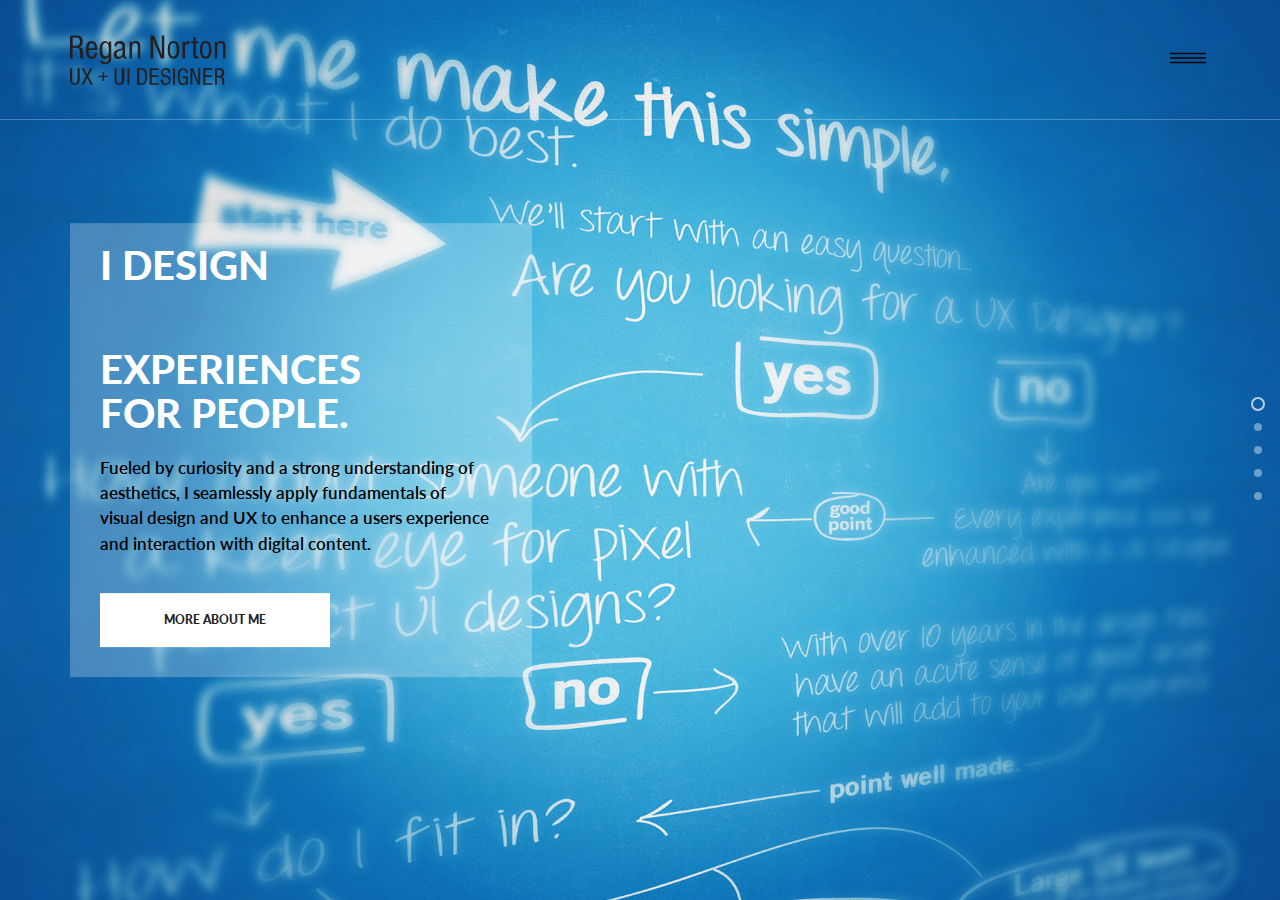
<file: index.html>
<!DOCTYPE html>
<html lang="en">
<head>
	<meta charset="UTF-8">
	<meta name="viewport" content="width=device-width, initial-scale=1.0, minimum-scale=1.0, maximum-scale=1.0, user-scalable=0"/>

	<!-- Meta Description
	Meta descriptions are HTML attributes that provide concise explanations of the contents of web pages. Meta descriptions are commonly used on search engine result pages (SERPs) to display preview snippets for a given page.

	Meta descriptions can be any length, but search engines generally truncate snippets longer than 160 characters. It is best to keep meta descriptions between 150 and 160 characters.
	-->
	<meta name="description" content="I seamlessly apply fundamentals of graphic design and UX to enhance a users experience and interaction with digital content">
	<!-- /Meta Description -->

	<!-- Page Title
	SEO Tips: http://moz.com/learn/seo/title-tag
	-->
	<title>UX + UI Designer</title>
	<!-- /Page Title -->

	<!-- Browser Icon (favicon) -->
	<link rel="shortcut icon" href="images/favicon.png">
	<!-- /Browser Icon (favicon) -->

	<!-- Mobile Icon (Home Screen Icon)
	The easiest way to add a single icon that suits both types of iPhone screens (standard resolution and Retina Display) and iPad screens
	is to create a single PNG image with the dimensions 180 x 180 pixels. The filename for the PNG image must be: apple-touch-icon.png.
	You must then upload your new file to the root directory of your website.
	-->
	<link rel="apple-touch-icon" href="apple-touch-icon.png">
	<!-- /Mobile Icon (Home Screen Icon) -->

	<!-- Open Graph Meta
	The Open Graph protocol enables any web page to become a rich object in a social graph. For instance, this is used on Facebook to allow any web page to have the same functionality as any other object on Facebook. More information: http://ogp.me/
	-->
	<meta property="og:title" content="Regan Norton UX + UI Designer" />
	<meta property="og:type" content="website" />
	<meta property="og:url" content="http://regan.design" />	<meta property="og:image" content="https://regan.design/images/preview.jpg" />
<meta property="og:site_name" content="Regan Norton" />
	<!-- /Open Graph Meta -->

	<!-- Include CSS Files
	Make sure you load your custom files last, if you want to overwrite the theme styles. This way you won't have issues with specificity. We recommend you create custom.css
	and all you custom styles inside that file. Making changes to your own separate file will allow you to update the theme without issues.
	-->
	<link rel="stylesheet" href="http://fonts.googleapis.com/css?family=Lato:300,400,700,900&amp;subset=latin,latin-ext">
	<link rel="stylesheet" href="css/slick.css"/>
	<link rel="stylesheet" href="css/revolution-slider.css">
	<link rel="stylesheet" href="css/bootstrap.css">
	<link rel="stylesheet" href="css/min/font-awesome.min.css">
	<link rel="stylesheet" href="css/global.css">
	<link rel="stylesheet" href="css/components.css">
	<link rel="stylesheet" href="css/widgets.css">
	<link href="css/custom.css" rel="stylesheet" type="text/css">
   
	<!-- /Include CSS Files -->
</head>
<body class="nav-default nav-sticky nav-sticky-style-2 section-scroll">
	<div class="site">
		<!-- SVGs -->
		<svg style="display: none;"><symbol viewBox="0 0 96 96" id="shape-arrow-left-light"><title>arrow-left-light</title><path d="M84,44H21.656l21.456-21.456c1.562-1.562,1.562-4.095,0.001-5.657c-1.562-1.562-4.096-1.562-5.658,0L9.172,45.171l0,0  c-0.186,0.186-0.352,0.391-0.498,0.61c-0.067,0.101-0.114,0.21-0.171,0.315c-0.067,0.124-0.142,0.242-0.196,0.373  c-0.056,0.135-0.088,0.276-0.129,0.416c-0.032,0.111-0.075,0.217-0.098,0.331C8.028,47.475,8,47.737,8,48l0,0  c0,0.003,0.001,0.005,0.001,0.008c0,0.259,0.027,0.519,0.078,0.774c0.024,0.121,0.069,0.232,0.104,0.349  c0.039,0.133,0.07,0.268,0.123,0.397c0.058,0.139,0.136,0.265,0.208,0.396c0.054,0.098,0.096,0.198,0.159,0.292  c0.147,0.221,0.314,0.427,0.501,0.614l28.282,28.281c1.562,1.562,4.095,1.562,5.657,0.001c1.562-1.562,1.562-4.096,0-5.658  L21.657,52H84c2.209,0,4-1.791,4-4S86.209,44,84,44z"/></symbol><symbol viewBox="0 0 96 96" id="shape-arrow-left"><title>arrow-left</title><path d="M84,44H21.656l21.456-21.456c1.562-1.562,1.562-4.095,0.001-5.657c-1.562-1.562-4.096-1.562-5.658,0L9.172,45.171l0,0  c-0.186,0.186-0.352,0.391-0.498,0.61c-0.067,0.101-0.114,0.21-0.171,0.315c-0.067,0.124-0.142,0.242-0.196,0.373  c-0.056,0.135-0.088,0.276-0.129,0.416c-0.032,0.111-0.075,0.217-0.098,0.331C8.028,47.475,8,47.737,8,48l0,0  c0,0.003,0.001,0.005,0.001,0.008c0,0.259,0.027,0.519,0.078,0.774c0.024,0.121,0.069,0.232,0.104,0.349  c0.039,0.133,0.07,0.268,0.123,0.397c0.058,0.139,0.136,0.265,0.208,0.396c0.054,0.098,0.096,0.198,0.159,0.292  c0.147,0.221,0.314,0.427,0.501,0.614l28.282,28.281c1.562,1.562,4.095,1.562,5.657,0.001c1.562-1.562,1.562-4.096,0-5.658  L21.657,52H84c2.209,0,4-1.791,4-4S86.209,44,84,44z"/></symbol><symbol viewBox="0 0 96 96" id="shape-arrow-right-light"><title>arrow-right-light</title><path d="M12,52h62.344L52.888,73.456c-1.562,1.562-1.562,4.095-0.001,5.656c1.562,1.562,4.096,1.562,5.658,0l28.283-28.284l0,0  c0.186-0.186,0.352-0.391,0.498-0.609c0.067-0.101,0.114-0.21,0.172-0.315c0.066-0.124,0.142-0.242,0.195-0.373  c0.057-0.135,0.089-0.275,0.129-0.415c0.033-0.111,0.076-0.217,0.099-0.331C87.973,48.525,88,48.263,88,48l0,0  c0-0.003-0.001-0.006-0.001-0.009c-0.001-0.259-0.027-0.519-0.078-0.774c-0.024-0.12-0.069-0.231-0.104-0.349  c-0.039-0.133-0.069-0.268-0.123-0.397c-0.058-0.139-0.136-0.265-0.208-0.396c-0.054-0.098-0.097-0.198-0.159-0.292  c-0.146-0.221-0.314-0.427-0.501-0.614L58.544,16.888c-1.562-1.562-4.095-1.562-5.657-0.001c-1.562,1.562-1.562,4.095,0,5.658  L74.343,44L12,44c-2.209,0-4,1.791-4,4C8,50.209,9.791,52,12,52z"/></symbol><symbol viewBox="0 0 96 96" id="shape-arrow-right"><title>arrow-right</title><path d="M12,52h62.344L52.888,73.456c-1.562,1.562-1.562,4.095-0.001,5.656c1.562,1.562,4.096,1.562,5.658,0l28.283-28.284l0,0  c0.186-0.186,0.352-0.391,0.498-0.609c0.067-0.101,0.114-0.21,0.172-0.315c0.066-0.124,0.142-0.242,0.195-0.373  c0.057-0.135,0.089-0.275,0.129-0.415c0.033-0.111,0.076-0.217,0.099-0.331C87.973,48.525,88,48.263,88,48l0,0  c0-0.003-0.001-0.006-0.001-0.009c-0.001-0.259-0.027-0.519-0.078-0.774c-0.024-0.12-0.069-0.231-0.104-0.349  c-0.039-0.133-0.069-0.268-0.123-0.397c-0.058-0.139-0.136-0.265-0.208-0.396c-0.054-0.098-0.097-0.198-0.159-0.292  c-0.146-0.221-0.314-0.427-0.501-0.614L58.544,16.888c-1.562-1.562-4.095-1.562-5.657-0.001c-1.562,1.562-1.562,4.095,0,5.658  L74.343,44L12,44c-2.209,0-4,1.791-4,4C8,50.209,9.791,52,12,52z"/></symbol><symbol viewBox="0 0 64 64" id="shape-arrow-thin-left"><title>arrow-thin-left</title> <g> <polyline fill="none" stroke-width="2" stroke-linejoin="bevel" stroke-miterlimit="10" points="37,15 20,32 
		37,49 	"/> </g> </symbol><symbol viewBox="0 0 64 64" id="shape-arrow-thin-right"><title>arrow-thin-right</title> <g> <polyline fill="none" stroke-width="2" stroke-linejoin="bevel" stroke-miterlimit="10" points="27,15 44,32 
		27,49 	"/> </g> </symbol><symbol viewBox="0 0 64 64" id="shape-browser-search"><title>browser-search</title> <rect x="1" y="7" fill="none" stroke-width="2" stroke-miterlimit="10" width="62" height="50"/> <line fill="none" stroke-width="2" stroke-miterlimit="10" x1="1" y1="15" x2="63" y2="15"/> <line fill="none" stroke-width="2" stroke-miterlimit="10" x1="10" y1="11" x2="6" y2="11"/> <line fill="none" stroke-width="2" stroke-miterlimit="10" x1="18" y1="11" x2="14" y2="11"/> <line fill="none" stroke-width="2" stroke-miterlimit="10" x1="26" y1="11" x2="22" y2="11"/> <g> <circle fill="none" stroke-width="2" stroke-miterlimit="10" cx="29" cy="33" r="6"/> <line fill="none" stroke-width="2" stroke-miterlimit="10" x1="33" y1="37" x2="41" y2="45"/> </g> </symbol><symbol viewBox="0 0 64 64" id="shape-cup"><title>cup</title> <path fill="none" stroke-width="2" stroke-miterlimit="10" d="M16,27c0,4.418,6.059,8,16,8s16-3.582,16-8V1H16V27z
	"/> <line fill="none" stroke-width="2" stroke-miterlimit="10" x1="20" y1="63" x2="44" y2="63"/> <line fill="none" stroke-width="2" stroke-miterlimit="10" x1="32" y1="35" x2="32" y2="63"/> <path fill="none" stroke-width="2" stroke-miterlimit="10" d="M16,7H7c0,0,0,9,9,9"/> <path fill="none" stroke-width="2" stroke-miterlimit="10" d="M48,7h9c0,0,0,9-9,9"/> </symbol><symbol viewBox="0 0 64 64" id="shape-heart"><title>heart</title> <path fill="none" stroke-width="2" stroke-miterlimit="10" d="M1,21c0,20,31,38,31,38s31-18,31-38
	c0-8.285-6-16-15-16c-8.285,0-16,5.715-16,14c0-8.285-7.715-14-16-14C7,5,1,12.715,1,21z"/> </symbol><symbol viewBox="0 0 28 15" id="shape-indicator"><title>indicator</title> <path class="st0" fill="#e8e8e8" d="M13.5,0L15,1.4L1.4,15L0,13.5L13.5,0z"/> <path class="st0" fill="#e8e8e8" d="M28,13.5L26.5,15L13,1.4L14.4,0L28,13.5z"/> </symbol><symbol viewBox="0 0 64 64" id="shape-laptop"><title>laptop</title> <g> <rect x="8" y="12" fill="none" stroke-width="2" stroke-miterlimit="10" width="48" height="34"/> <rect x="1" y="46" fill="none" stroke-width="2" stroke-miterlimit="10" width="62" height="6"/> <line fill="none" stroke-width="2" stroke-miterlimit="10" x1="34" y1="16" x2="30" y2="16"/> </g> </symbol><symbol viewBox="0 0 64 64" id="shape-layers"><title>layers</title> <polyline fill="none" stroke-width="2" stroke-miterlimit="10" points="18,26.066 2,33 32,45 62,33 46,26.067 "/> <polyline fill="none" stroke-width="2" stroke-miterlimit="10" points="18,39.066 2,46 32,58 62,46 46,39.067 "/> <polygon fill="none" stroke-width="2" stroke-miterlimit="10" points="32,32 62,20 32,7 2,20 "/> </symbol><symbol viewBox="0 0 64 64" id="shape-layout-4boxes"><title>layout-4boxes</title> <rect x="1" y="1" fill="none" stroke-width="2" stroke-miterlimit="10" width="62" height="14"/> <rect x="1" y="39" fill="none" stroke-width="2" stroke-miterlimit="10" width="31" height="24"/> <rect x="32" y="39" fill="none" stroke-width="2" stroke-miterlimit="10" width="31" height="24"/> <rect x="1" y="15" fill="none" stroke-width="2" stroke-miterlimit="10" width="31" height="24"/> <rect x="32" y="15" fill="none" stroke-width="2" stroke-miterlimit="10" width="31" height="24"/> </symbol><symbol viewBox="0 0 64 64" id="shape-layout-sideleft"><title>layout-sideleft</title> <rect x="1" y="1" fill="none" stroke-width="2" stroke-miterlimit="10" width="62" height="14"/> <rect x="1" y="15" fill="none" stroke-width="2" stroke-miterlimit="10" width="62" height="48"/> <line fill="none" stroke-width="2" stroke-miterlimit="10" x1="22" y1="15" x2="22" y2="63"/> </symbol><symbol viewBox="0 0 64 64" id="shape-mail-heart"><title>mail-heart</title> <g> <polyline fill="none" stroke-width="2" stroke-miterlimit="10" points="1,26 32,45.434 63,26 	"/> <polyline fill="none" stroke-width="2" stroke-miterlimit="10" points="11.334,21.667 1,26 1,63 63,63 63,26 
		63,26 52.666,21.667 	"/> <polyline fill="none" stroke-width="2" stroke-miterlimit="10" points="11,32 11,1 53,1 53,32 	"/> </g> <path fill="none" stroke-width="2" stroke-miterlimit="10" d="M22,19c0,6.666,10,12,10,12s10-5.334,10-12
	c0-2.762-2-5-5-5c-2.762,0-5,2.238-5,5c0-2.762-2.238-5-5-5C24,14,22,16.238,22,19z"/> </symbol><symbol viewBox="0 0 64 64" id="shape-mail"><title>mail</title> <g> <rect x="1" y="13" fill="none" stroke-width="2" stroke-miterlimit="10" width="62" height="37"/> <polyline fill="none" stroke-width="2" stroke-miterlimit="10" points="1,13 32,33 63,13 	"/> </g> </symbol><symbol viewBox="0 0 64 64" id="shape-map-pin"><title>map-pin</title> <g> <circle fill="none" stroke-width="2" stroke-miterlimit="10" cx="32" cy="22" r="6"/> <path fill="none" stroke-width="2" stroke-miterlimit="10" d="M53,22.735C52.948,10.73,43.599,1,32,1
		s-21,9.73-21,21.735C11,38.271,31.965,63,31.965,63S53.069,38.271,53,22.735z"/> </g> </symbol><symbol viewBox="0 0 64 64" id="shape-mixer"><title>mixer</title> <line fill="none" stroke-width="2" stroke-miterlimit="10" x1="12" y1="19" x2="12" y2="64"/> <line fill="none" stroke-width="2" stroke-miterlimit="10" x1="52" y1="0" x2="52" y2="45"/> <line fill="none" stroke-width="2" stroke-miterlimit="10" x1="32" y1="38" x2="32" y2="64"/> <line fill="none" stroke-width="2" stroke-miterlimit="10" x1="32" y1="0" x2="32" y2="26"/> <circle fill="none" stroke-width="2" stroke-miterlimit="10" cx="12" cy="13" r="6"/> <circle fill="none" stroke-width="2" stroke-miterlimit="10" cx="52" cy="51" r="6"/> <circle fill="none" stroke-width="2" stroke-miterlimit="10" cx="32" cy="32" r="6"/> <line fill="none" stroke-width="2" stroke-miterlimit="10" x1="12" y1="0" x2="12" y2="7"/> <line fill="none" stroke-width="2" stroke-miterlimit="10" x1="52" y1="57" x2="52" y2="64"/> </symbol><symbol viewBox="0 0 64 64" id="shape-mouse"><title>mouse</title> <path fill="none" stroke-width="2" stroke-miterlimit="10" d="M48,17c0-8.836-7.164-16-16-16S16,8.164,16,17v30
	c0,8.836,7.164,16,16,16s16-7.164,16-16V17z"/> <line fill="none" stroke-width="2" stroke-miterlimit="10" x1="32" y1="1" x2="32" y2="21"/> <line fill="none" stroke-width="2" stroke-miterlimit="10" x1="16" y1="21" x2="48" y2="21"/> </symbol><symbol viewBox="0 0 64 64" id="shape-nav"><title>nav</title> <line fill="none" stroke-width="3" stroke-miterlimit="10" x1="0" y1="40" x2="64" y2="40"/> <line fill="none" stroke-width="3" stroke-miterlimit="10" x1="0" y1="32" x2="64" y2="32"/> <line fill="none" stroke-width="3" stroke-miterlimit="10" x1="0" y1="24" x2="64" y2="24"/> </symbol><symbol viewBox="0 0 64 64" id="shape-paintbucket"><title>paintbucket</title> <polygon fill="none" stroke-width="2" stroke-linejoin="bevel" stroke-miterlimit="10" points="3,38 28,63 54,37 
	61,36 33,8 "/> <path fill="none" stroke-width="2" stroke-linejoin="bevel" stroke-miterlimit="10" d="M32,27V6
	c0-2.762-2.238-5-5-5s-5,2.238-5,5v13"/> </symbol><symbol viewBox="0 0 64 64" id="shape-pencil-ruler"><title>pencil-ruler</title> <polygon fill="none" stroke-width="2" stroke-miterlimit="10" points="1,63 1,2 62,63 "/> <polygon fill="none" stroke-width="2" stroke-miterlimit="10" points="14,54 14,30 38,54 "/> <line fill="none" stroke-width="2" stroke-miterlimit="10" x1="8" y1="22" x2="2" y2="22"/> <line fill="none" stroke-width="2" stroke-miterlimit="10" x1="6" y1="30" x2="2" y2="30"/> <line fill="none" stroke-width="2" stroke-miterlimit="10" x1="8" y1="38" x2="2" y2="38"/> <line fill="none" stroke-width="2" stroke-miterlimit="10" x1="6" y1="46" x2="2" y2="46"/> <line fill="none" stroke-width="2" stroke-miterlimit="10" x1="8" y1="54" x2="2" y2="54"/> <polygon fill="none" stroke-width="2" stroke-miterlimit="10" points="25,1 19,7 55,43 63,45 61,37 "/> <line fill="none" stroke-width="2" stroke-miterlimit="10" x1="25" y1="13" x2="31" y2="7"/> </symbol><symbol viewBox="0 0 64 64" id="shape-phone"><title>phone</title> <g> <rect x="16" y="1" fill="none" stroke-width="2" stroke-miterlimit="10" width="32" height="62"/> <line fill="none" stroke-width="2" stroke-miterlimit="10" x1="28" y1="5" x2="36" y2="5"/> <line fill="none" stroke-width="2" stroke-miterlimit="10" x1="16" y1="51" x2="48" y2="51"/> <line fill="none" stroke-width="2" stroke-miterlimit="10" x1="16" y1="9" x2="48" y2="9"/> <circle fill="none" stroke-width="2" stroke-linejoin="bevel" stroke-miterlimit="10" cx="32" cy="57" r="2"/> </g> </symbol><symbol viewBox="0 0 64 64" id="shape-picture"><title>picture</title> <g> <rect x="1" y="11" fill="none" stroke-width="2" stroke-miterlimit="10" width="62" height="42"/> <polyline fill="none" stroke-width="2" stroke-miterlimit="10" points="1,47 24,27 36,39 42,31 63,49 	"/> <circle fill="none" stroke-width="2" stroke-miterlimit="10" cx="51" cy="22" r="5"/> </g> </symbol><symbol viewBox="0 0 64 64" id="shape-play"><title>play</title> <rect x="1" y="1" fill="none" stroke-width="2" stroke-linejoin="bevel" stroke-miterlimit="10" width="62" height="62"/> <g> <polygon fill="none" stroke-width="2" stroke-linejoin="bevel" stroke-miterlimit="10" points="26,21 42,32 
		26,43 	"/> </g> </symbol><symbol viewBox="0 0 64 64" id="shape-video"><title>video</title> <g> <polygon fill="none" stroke-width="2" stroke-miterlimit="10" points="46,30 63,20 63,52 46,42 46,52 1,52 1,20 
		46,20 	"/> <line fill="none" stroke-width="2" stroke-miterlimit="10" x1="6" y1="28" x2="10" y2="28"/> <line fill="none" stroke-width="2" stroke-miterlimit="10" x1="14" y1="28" x2="18" y2="28"/> <rect x="7" y="36" fill="none" stroke-width="2" stroke-miterlimit="10" width="18" height="10"/> <polyline fill="none" stroke-width="2" stroke-miterlimit="10" points="6,12 32,12 40,20 	"/> </g> </symbol></svg>
		<!-- HEADER -->	
        <div class="preloader">
	<img src="images/svg/uxui.svg" alt="UX + UI Designer">
</div>

<header class="site-header">
	<div class="nav-row">
		<div class="container">
			<a href="index.html" class="site-logo">
				<img src="images/svg/logo.svg" alt="Regan Norton UX + UI Designer">
			</a>

			<button class="nav-toggle">
				<svg>
					<use xlink:href="#shape-nav"></use>
				</svg>
			</button>
		</div>
	</div>

	<nav class="nav-menu" role="navigation" data-nav="sections">
		<ul><li><a href="#1">Home</a></li>
        <li><a href="#aboutme.html">About</a></li>
			<li><a href="seniorcare.html">Senior Care Web App</a></li>
			<li><a href="naturalhistorymobile.html">Natural History Museum Mobile App</a></li>
            <li><a href="naturalhistorymuseum.html">Natural History Museum Web Site</a></li>
            <li><a href="hearraterewards.html">Heart Rate Rewards Mobile App</a></li>
		</ul>
	</nav>	<ul class="nav-social">
		<li><a href="https://www.facebook.com/regan.norton.33" target="_blank"><i class="fa fa-facebook"></i></a></li>
		<li><a href="https://twitter.com/ReganDesignUX" target="_blank"><i class="fa fa-twitter"></i></a></li>
        <li><a href="https://plus.google.com/u/0/117767396927385733680" target="_blank"><i class="fa fa-google-plus"></i></a></li>
		<li><a href="https://www.linkedin.com/pub/regan-norton/a/210/69a" target="_blank"><i class="fa fa-linkedin"></i></a></li>
	
	</ul>
</header>

		<div class="section-fs-container">
			<!-- Section 1 (Fullscreen Section) -->
			<section id="section-1" class="section-fs">
				<!-- Fullscreen Section Background Image
				.section-fs-image-zoom - image will have a zoom animation
				-->
				<div class="section-fs-image" style="background-image: url('images/main-hero.jpg');"></div>

				<!-- Section Content -->
				<div class="container">
					<div class="section-fs-content section-fs-content-left">
                    
                   <h2 class=" text-uppercase sentence">I design<br><div class="slidingHorizontal">
                              <span>delightful</span>
                              <span>Beautiful</span>
                              <span>Simple</span>
                              <span>Elegant</span>
                              <span>Intelligent</span>
                            </div><br>experiences<br>for people.
                          </h2>
                          
                          <p class="cover" style="color:black;">Fueled by curiosity and a strong understanding of aesthetics, I seamlessly apply fundamentals of visual design and UX to enhance a users experience and interaction with digital content.</p>
                          <a class="btn btn-lg" href="aboutme.html">More about me</a>
                          
			
                        <!--<p>Scroll down to see some of my work...</p>-->
					</div>
                    
                   <!--<div id="scroll"> <p>Scroll down to see some of my work...</p></div>-->
                    
				</div>
                
			</section>
			<!-- /Section 1 -->

			<!-- Section 2 (Fullscreen Section) -->
			<section id="section-2" class="section-fs">
				<!-- Fullscreen Section Background Image -->
				<div class="section-fs-image section-fs-image-zoom" style="background-image: url('images/linked-Senior.jpg');"></div>

				<!-- Section Content -->
				<div class="container">
					<div class="section-fs-content section-fs-content-right">
						<h2 class="text-uppercase">So easy your grandma could use it</h2>
						<p class=" cover">Restructured the information architecture and inspired the refresh of the UI of the software platform of a cloud based dementia and therapy engagement platform for the senior care market.</p>
						<a class="btn btn-lg" href="seniorcare.html">Find Out More</a>
					</div>
				</div>
			</section>
			<!-- /Section 2 -->


		<!-- Section 3 (Fullscreen Section) -->
			<section id="section-3" class="section-fs">
				<!-- Fullscreen Section Background Image -->
				<div class="section-fs-image section-fs-image-zoom" style="background-image: url(images/nmofnhmobile.jpg);"></div>

				<!-- Section Content --> 
				<div class="container">
					<div class="section-fs-content section-fs-content-left">
						<h2 class="text-uppercase">10 Nights at the Museum</h2>
						<p class=" cover">Prototyped a mobile app that helps patrons navigate the museum, keep track of the most interesting information, and displays that they discover while also integrating some of the interactive features and exhibits throughout the museum. </p>
						<a class="btn btn-lg" href="naturalhistorymobile.html">Find Out More</a>
					</div>
				</div>
			</section>
			<!-- /Section 3 -->



		  <!-- Section 4 (Fullscreen Section) -->
			<section id="section-4" class="section-fs">
				<!-- Fullscreen Section Background Image -->
				<div class="section-fs-image section-fs-image-zoom" style="background-image: url('images/nmofnh.jpg');"></div>

				<!-- Section Content -->
				<div class="container">
				  <div class="section-fs-content section-fs-content-right">
						<h2 class="text-uppercase">An Adventure in Code</h2>
					<p class="cover">Designed a refresh to the National Museum of National History as well as encasing a dynamic planning component allowing patrons to explore the entire museum based on topics of interest.</p>
					  <a class="btn btn-lg" href="naturalhistorymuseum.html">Find Out More</a>
					</div>
				</div>
			</section>
			<!-- /Section 4 -->

			<!-- Section 5 (Fullscreen Section)
		  <section id="section-5" class="section-fs">
				<div class="section-fs-image section-fs-image-zoom" style="background-image: url('images/petmatch.jpg');"></div>

				<div class="container">
					<div class="section-fs-content section-fs-content-left">
						<h2 class="text-uppercase">Discover Your Rescue Pet</h2>
						<p class=" cover">Invisioned and designed a PetMatch application to break down the barriers in the rescue pet adoption process through an enjoyable mobile app that matches pets to the user’s personal needs.</p>
						<a class="btn btn-lg" href="portfolio-post.html">Find Out More</a>
					</div>
				</div>
			</section>
			/Section 5 -->
            
            
            <!-- Section 6 (Fullscreen Section) -->
			<section id="section-6" class="section-fs">
				<!-- Fullscreen Section Background Image -->
				<div class="section-fs-image section-fs-image-zoom" style="background-image: url('images/heartRate.jpg');"></div>

				<!-- Section Content -->
				<div class="container">
					<div class="section-fs-content section-fs-content-right">
						<h2 class="text-uppercase">Incentivised Healthy Living</h2>
						<p class=" cover">Rewarding succesfully reached heart rate recommendations from the American Heart Association.</p>
						<a class="btn btn-lg" href="hearraterewards.html">Find Out More</a>
					</div>
				</div>
			</section>
			<!-- /Section 6 -->
		</div>
	</div>
	
	<!-- Scripts -->
		<script src="javascript/libraries/jquery.min.js"></script>
	<script src="javascript/libraries/isotope.min.js"></script>
	<script src="javascript/libraries/imagesloaded.min.js"></script>
	<script src="javascript/libraries/jquery.parallax.min.js"></script>
	<script src="javascript/libraries/jquery.mb.YTPlayer.js"></script>
	<script src="javascript/libraries/slick.min.js"></script>
	<script src="javascript/libraries/smoothScroll.min.js"></script>
	<script src="javascript/libraries/jquery.validate.min.js"></script>
	<script src="javascript/libraries/waypoints.min.js"></script>
	<script src="javascript/theme.js"></script>
	<script src="javascript/libraries/jquery.onepage-scroll.js"></script>
</body>
</html>
</file>
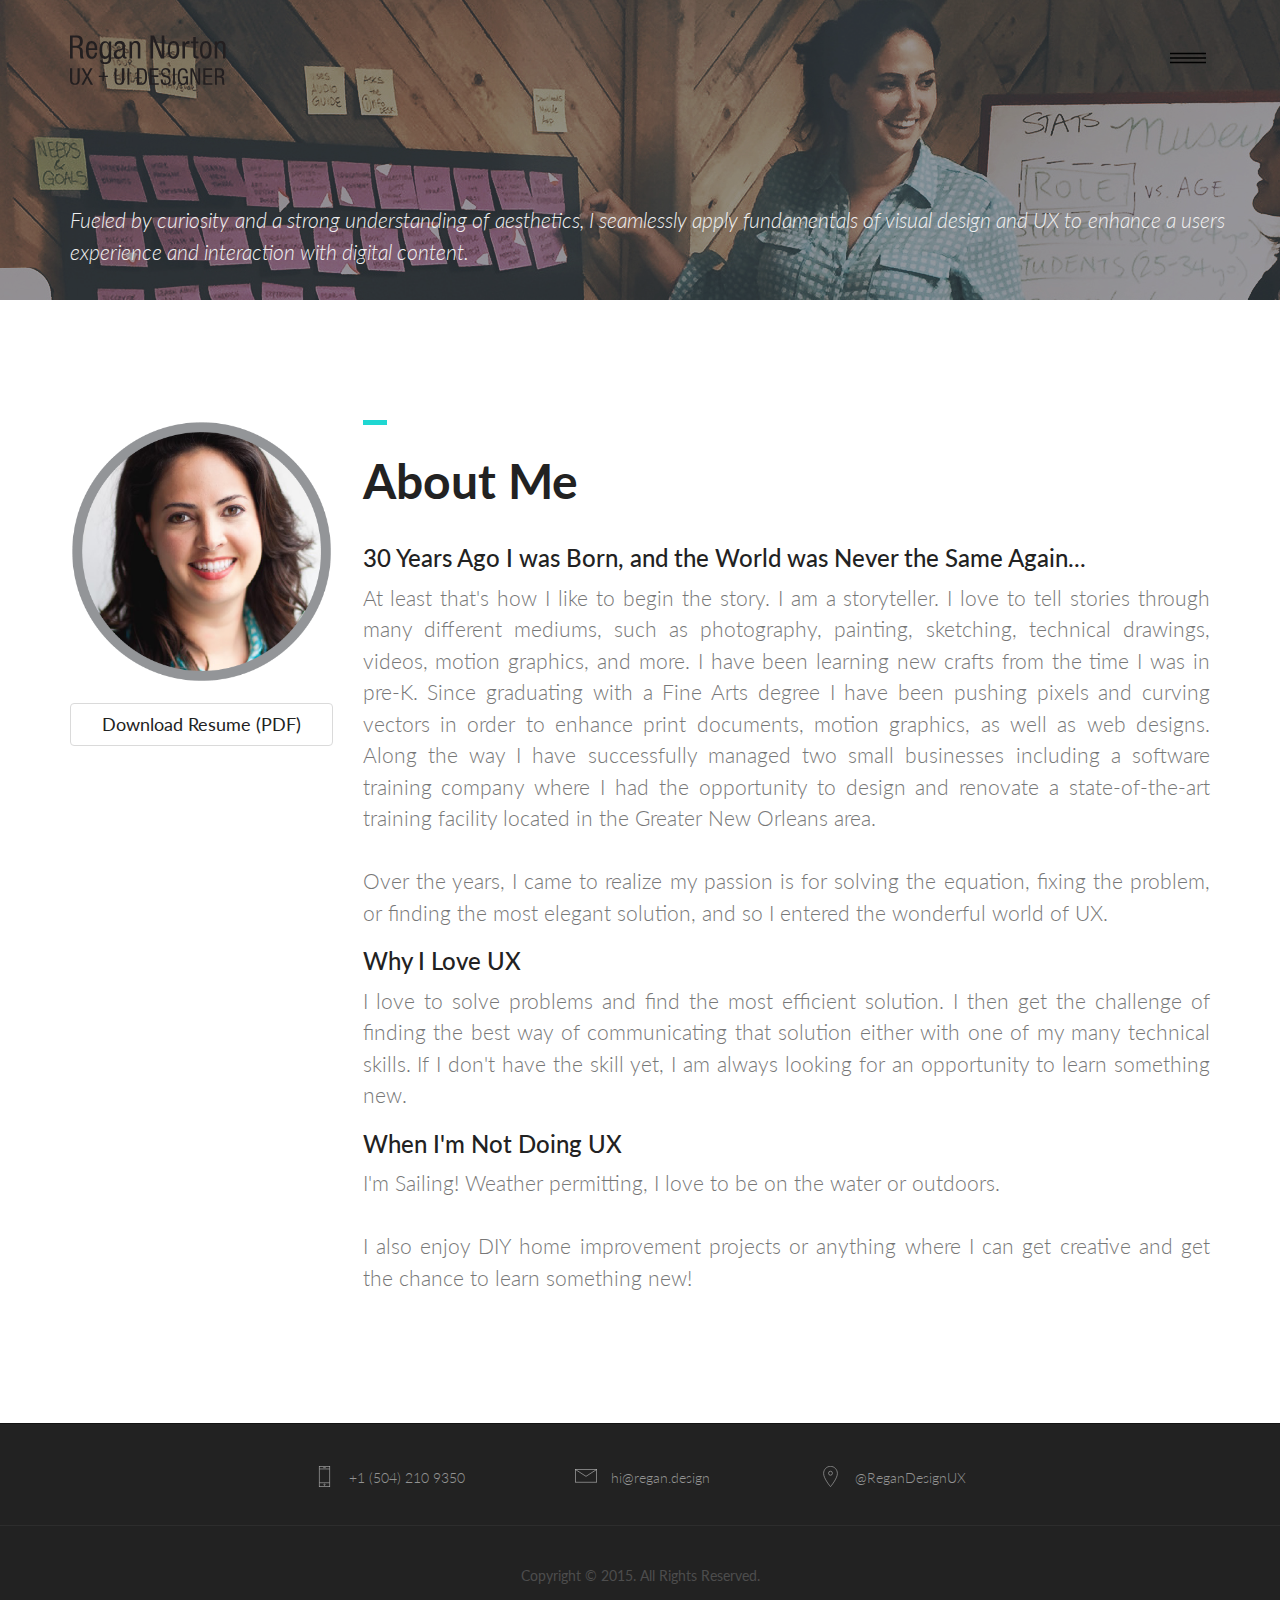
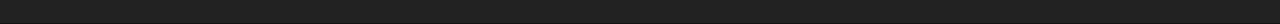
<file: aboutme.html>
<!DOCTYPE html>
<html lang="en">
<head>
	<meta charset="UTF-8">
	<meta name="viewport" content="width=device-width, initial-scale=1.0, minimum-scale=1.0, maximum-scale=1.0, user-scalable=0"/>

	<!-- Meta Description
	Meta descriptions are HTML attributes that provide concise explanations of the contents of web pages. Meta descriptions are commonly used on search engine result pages (SERPs) to display preview snippets for a given page.

	Meta descriptions can be any length, but search engines generally truncate snippets longer than 160 characters. It is best to keep meta descriptions between 150 and 160 characters.
	-->
	<meta name="description" content="Designed a refresh to the National Museum of National History as well as encasing a dynamic planning component allowing patrons to explore the entire museum based on topics of interest.">
	<!-- /Meta Description -->

	<!-- Page Title
	SEO Tips: http://moz.com/learn/seo/title-tag
	-->
	<title>UX + UI Designer</title>
	<!-- /Page Title -->

	<!-- Browser Icon (favicon) -->
	<link rel="shortcut icon" href="images/favicon.png">
	<!-- /Browser Icon (favicon) -->

	<!-- Mobile Icon (Home Screen Icon)
	The easiest way to add a single icon that suits both types of iPhone screens (standard resolution and Retina Display) and iPad screens
	is to create a single PNG image with the dimensions 180 x 180 pixels. The filename for the PNG image must be: apple-touch-icon.png.
	You must then upload your new file to the root directory of your website.
	-->
	<link rel="apple-touch-icon" href="apple-touch-icon.png">
	<!-- /Mobile Icon (Home Screen Icon) -->

	<!-- Open Graph Meta
	The Open Graph protocol enables any web page to become a rich object in a social graph. For instance, this is used on Facebook to allow any web page to have the same functionality as any other object on Facebook. More information: http://ogp.me/
	-->
	<meta property="og:title" content="Regan Norton UX + UI Designer" />
	<meta property="og:type" content="website" />
	<meta property="og:url" content="http://regan.design" />	<meta property="og:image" content="https://regan.design/images/preview.jpg" />
<meta property="og:site_name" content="Regan Norton" />
	<!-- /Open Graph Meta -->

	<!-- Include CSS Files
	Make sure you load your custom files last, if you want to overwrite the theme styles. This way you won't have issues with specificity. We recommend you create custom.css
	and all you custom styles inside that file. Making changes to your own separate file will allow you to update the theme without issues.
	-->
	<link rel="stylesheet" href="http://fonts.googleapis.com/css?family=Lato:300,400,700,900&amp;subset=latin,latin-ext">
	<link rel="stylesheet" href="css/slick.css"/>
	<link rel="stylesheet" href="css/revolution-slider.css">
	<link rel="stylesheet" href="css/bootstrap.css">
	<link rel="stylesheet" href="css/min/font-awesome.min.css">
	<link rel="stylesheet" href="css/global.css">
	<link rel="stylesheet" href="css/components.css">
	<link rel="stylesheet" href="css/widgets.css">
	<!-- /Include CSS Files -->
</head>
<body class="nav-default nav-sticky nav-sticky-style-2 nav-scroll">
	<div class="site">
		<!-- SVGs -->
		<svg style="display: none;"><symbol viewBox="0 0 96 96" id="shape-arrow-left-light"><title>arrow-left-light</title><path d="M84,44H21.656l21.456-21.456c1.562-1.562,1.562-4.095,0.001-5.657c-1.562-1.562-4.096-1.562-5.658,0L9.172,45.171l0,0  c-0.186,0.186-0.352,0.391-0.498,0.61c-0.067,0.101-0.114,0.21-0.171,0.315c-0.067,0.124-0.142,0.242-0.196,0.373  c-0.056,0.135-0.088,0.276-0.129,0.416c-0.032,0.111-0.075,0.217-0.098,0.331C8.028,47.475,8,47.737,8,48l0,0  c0,0.003,0.001,0.005,0.001,0.008c0,0.259,0.027,0.519,0.078,0.774c0.024,0.121,0.069,0.232,0.104,0.349  c0.039,0.133,0.07,0.268,0.123,0.397c0.058,0.139,0.136,0.265,0.208,0.396c0.054,0.098,0.096,0.198,0.159,0.292  c0.147,0.221,0.314,0.427,0.501,0.614l28.282,28.281c1.562,1.562,4.095,1.562,5.657,0.001c1.562-1.562,1.562-4.096,0-5.658  L21.657,52H84c2.209,0,4-1.791,4-4S86.209,44,84,44z"/></symbol><symbol viewBox="0 0 96 96" id="shape-arrow-left"><title>arrow-left</title><path d="M84,44H21.656l21.456-21.456c1.562-1.562,1.562-4.095,0.001-5.657c-1.562-1.562-4.096-1.562-5.658,0L9.172,45.171l0,0  c-0.186,0.186-0.352,0.391-0.498,0.61c-0.067,0.101-0.114,0.21-0.171,0.315c-0.067,0.124-0.142,0.242-0.196,0.373  c-0.056,0.135-0.088,0.276-0.129,0.416c-0.032,0.111-0.075,0.217-0.098,0.331C8.028,47.475,8,47.737,8,48l0,0  c0,0.003,0.001,0.005,0.001,0.008c0,0.259,0.027,0.519,0.078,0.774c0.024,0.121,0.069,0.232,0.104,0.349  c0.039,0.133,0.07,0.268,0.123,0.397c0.058,0.139,0.136,0.265,0.208,0.396c0.054,0.098,0.096,0.198,0.159,0.292  c0.147,0.221,0.314,0.427,0.501,0.614l28.282,28.281c1.562,1.562,4.095,1.562,5.657,0.001c1.562-1.562,1.562-4.096,0-5.658  L21.657,52H84c2.209,0,4-1.791,4-4S86.209,44,84,44z"/></symbol><symbol viewBox="0 0 96 96" id="shape-arrow-right-light"><title>arrow-right-light</title><path d="M12,52h62.344L52.888,73.456c-1.562,1.562-1.562,4.095-0.001,5.656c1.562,1.562,4.096,1.562,5.658,0l28.283-28.284l0,0  c0.186-0.186,0.352-0.391,0.498-0.609c0.067-0.101,0.114-0.21,0.172-0.315c0.066-0.124,0.142-0.242,0.195-0.373  c0.057-0.135,0.089-0.275,0.129-0.415c0.033-0.111,0.076-0.217,0.099-0.331C87.973,48.525,88,48.263,88,48l0,0  c0-0.003-0.001-0.006-0.001-0.009c-0.001-0.259-0.027-0.519-0.078-0.774c-0.024-0.12-0.069-0.231-0.104-0.349  c-0.039-0.133-0.069-0.268-0.123-0.397c-0.058-0.139-0.136-0.265-0.208-0.396c-0.054-0.098-0.097-0.198-0.159-0.292  c-0.146-0.221-0.314-0.427-0.501-0.614L58.544,16.888c-1.562-1.562-4.095-1.562-5.657-0.001c-1.562,1.562-1.562,4.095,0,5.658  L74.343,44L12,44c-2.209,0-4,1.791-4,4C8,50.209,9.791,52,12,52z"/></symbol><symbol viewBox="0 0 96 96" id="shape-arrow-right"><title>arrow-right</title><path d="M12,52h62.344L52.888,73.456c-1.562,1.562-1.562,4.095-0.001,5.656c1.562,1.562,4.096,1.562,5.658,0l28.283-28.284l0,0  c0.186-0.186,0.352-0.391,0.498-0.609c0.067-0.101,0.114-0.21,0.172-0.315c0.066-0.124,0.142-0.242,0.195-0.373  c0.057-0.135,0.089-0.275,0.129-0.415c0.033-0.111,0.076-0.217,0.099-0.331C87.973,48.525,88,48.263,88,48l0,0  c0-0.003-0.001-0.006-0.001-0.009c-0.001-0.259-0.027-0.519-0.078-0.774c-0.024-0.12-0.069-0.231-0.104-0.349  c-0.039-0.133-0.069-0.268-0.123-0.397c-0.058-0.139-0.136-0.265-0.208-0.396c-0.054-0.098-0.097-0.198-0.159-0.292  c-0.146-0.221-0.314-0.427-0.501-0.614L58.544,16.888c-1.562-1.562-4.095-1.562-5.657-0.001c-1.562,1.562-1.562,4.095,0,5.658  L74.343,44L12,44c-2.209,0-4,1.791-4,4C8,50.209,9.791,52,12,52z"/></symbol><symbol viewBox="0 0 64 64" id="shape-arrow-thin-left"><title>arrow-thin-left</title> <g> <polyline fill="none" stroke-width="2" stroke-linejoin="bevel" stroke-miterlimit="10" points="37,15 20,32 
		37,49 	"/> </g> </symbol><symbol viewBox="0 0 64 64" id="shape-arrow-thin-right"><title>arrow-thin-right</title> <g> <polyline fill="none" stroke-width="2" stroke-linejoin="bevel" stroke-miterlimit="10" points="27,15 44,32 
		27,49 	"/> </g> </symbol><symbol viewBox="0 0 64 64" id="shape-browser-search"><title>browser-search</title> <rect x="1" y="7" fill="none" stroke-width="2" stroke-miterlimit="10" width="62" height="50"/> <line fill="none" stroke-width="2" stroke-miterlimit="10" x1="1" y1="15" x2="63" y2="15"/> <line fill="none" stroke-width="2" stroke-miterlimit="10" x1="10" y1="11" x2="6" y2="11"/> <line fill="none" stroke-width="2" stroke-miterlimit="10" x1="18" y1="11" x2="14" y2="11"/> <line fill="none" stroke-width="2" stroke-miterlimit="10" x1="26" y1="11" x2="22" y2="11"/> <g> <circle fill="none" stroke-width="2" stroke-miterlimit="10" cx="29" cy="33" r="6"/> <line fill="none" stroke-width="2" stroke-miterlimit="10" x1="33" y1="37" x2="41" y2="45"/> </g> </symbol><symbol viewBox="0 0 64 64" id="shape-cup"><title>cup</title> <path fill="none" stroke-width="2" stroke-miterlimit="10" d="M16,27c0,4.418,6.059,8,16,8s16-3.582,16-8V1H16V27z
	"/> <line fill="none" stroke-width="2" stroke-miterlimit="10" x1="20" y1="63" x2="44" y2="63"/> <line fill="none" stroke-width="2" stroke-miterlimit="10" x1="32" y1="35" x2="32" y2="63"/> <path fill="none" stroke-width="2" stroke-miterlimit="10" d="M16,7H7c0,0,0,9,9,9"/> <path fill="none" stroke-width="2" stroke-miterlimit="10" d="M48,7h9c0,0,0,9-9,9"/> </symbol><symbol viewBox="0 0 64 64" id="shape-heart"><title>heart</title> <path fill="none" stroke-width="2" stroke-miterlimit="10" d="M1,21c0,20,31,38,31,38s31-18,31-38
	c0-8.285-6-16-15-16c-8.285,0-16,5.715-16,14c0-8.285-7.715-14-16-14C7,5,1,12.715,1,21z"/> </symbol><symbol viewBox="0 0 28 15" id="shape-indicator"><title>indicator</title> <path class="st0" fill="#e8e8e8" d="M13.5,0L15,1.4L1.4,15L0,13.5L13.5,0z"/> <path class="st0" fill="#e8e8e8" d="M28,13.5L26.5,15L13,1.4L14.4,0L28,13.5z"/> </symbol><symbol viewBox="0 0 64 64" id="shape-laptop"><title>laptop</title> <g> <rect x="8" y="12" fill="none" stroke-width="2" stroke-miterlimit="10" width="48" height="34"/> <rect x="1" y="46" fill="none" stroke-width="2" stroke-miterlimit="10" width="62" height="6"/> <line fill="none" stroke-width="2" stroke-miterlimit="10" x1="34" y1="16" x2="30" y2="16"/> </g> </symbol><symbol viewBox="0 0 64 64" id="shape-layers"><title>layers</title> <polyline fill="none" stroke-width="2" stroke-miterlimit="10" points="18,26.066 2,33 32,45 62,33 46,26.067 "/> <polyline fill="none" stroke-width="2" stroke-miterlimit="10" points="18,39.066 2,46 32,58 62,46 46,39.067 "/> <polygon fill="none" stroke-width="2" stroke-miterlimit="10" points="32,32 62,20 32,7 2,20 "/> </symbol><symbol viewBox="0 0 64 64" id="shape-layout-4boxes"><title>layout-4boxes</title> <rect x="1" y="1" fill="none" stroke-width="2" stroke-miterlimit="10" width="62" height="14"/> <rect x="1" y="39" fill="none" stroke-width="2" stroke-miterlimit="10" width="31" height="24"/> <rect x="32" y="39" fill="none" stroke-width="2" stroke-miterlimit="10" width="31" height="24"/> <rect x="1" y="15" fill="none" stroke-width="2" stroke-miterlimit="10" width="31" height="24"/> <rect x="32" y="15" fill="none" stroke-width="2" stroke-miterlimit="10" width="31" height="24"/> </symbol><symbol viewBox="0 0 64 64" id="shape-layout-sideleft"><title>layout-sideleft</title> <rect x="1" y="1" fill="none" stroke-width="2" stroke-miterlimit="10" width="62" height="14"/> <rect x="1" y="15" fill="none" stroke-width="2" stroke-miterlimit="10" width="62" height="48"/> <line fill="none" stroke-width="2" stroke-miterlimit="10" x1="22" y1="15" x2="22" y2="63"/> </symbol><symbol viewBox="0 0 64 64" id="shape-mail-heart"><title>mail-heart</title> <g> <polyline fill="none" stroke-width="2" stroke-miterlimit="10" points="1,26 32,45.434 63,26 	"/> <polyline fill="none" stroke-width="2" stroke-miterlimit="10" points="11.334,21.667 1,26 1,63 63,63 63,26 
		63,26 52.666,21.667 	"/> <polyline fill="none" stroke-width="2" stroke-miterlimit="10" points="11,32 11,1 53,1 53,32 	"/> </g> <path fill="none" stroke-width="2" stroke-miterlimit="10" d="M22,19c0,6.666,10,12,10,12s10-5.334,10-12
	c0-2.762-2-5-5-5c-2.762,0-5,2.238-5,5c0-2.762-2.238-5-5-5C24,14,22,16.238,22,19z"/> </symbol><symbol viewBox="0 0 64 64" id="shape-mail"><title>mail</title> <g> <rect x="1" y="13" fill="none" stroke-width="2" stroke-miterlimit="10" width="62" height="37"/> <polyline fill="none" stroke-width="2" stroke-miterlimit="10" points="1,13 32,33 63,13 	"/> </g> </symbol><symbol viewBox="0 0 64 64" id="shape-map-pin"><title>map-pin</title> <g> <circle fill="none" stroke-width="2" stroke-miterlimit="10" cx="32" cy="22" r="6"/> <path fill="none" stroke-width="2" stroke-miterlimit="10" d="M53,22.735C52.948,10.73,43.599,1,32,1
		s-21,9.73-21,21.735C11,38.271,31.965,63,31.965,63S53.069,38.271,53,22.735z"/> </g> </symbol><symbol viewBox="0 0 64 64" id="shape-mixer"><title>mixer</title> <line fill="none" stroke-width="2" stroke-miterlimit="10" x1="12" y1="19" x2="12" y2="64"/> <line fill="none" stroke-width="2" stroke-miterlimit="10" x1="52" y1="0" x2="52" y2="45"/> <line fill="none" stroke-width="2" stroke-miterlimit="10" x1="32" y1="38" x2="32" y2="64"/> <line fill="none" stroke-width="2" stroke-miterlimit="10" x1="32" y1="0" x2="32" y2="26"/> <circle fill="none" stroke-width="2" stroke-miterlimit="10" cx="12" cy="13" r="6"/> <circle fill="none" stroke-width="2" stroke-miterlimit="10" cx="52" cy="51" r="6"/> <circle fill="none" stroke-width="2" stroke-miterlimit="10" cx="32" cy="32" r="6"/> <line fill="none" stroke-width="2" stroke-miterlimit="10" x1="12" y1="0" x2="12" y2="7"/> <line fill="none" stroke-width="2" stroke-miterlimit="10" x1="52" y1="57" x2="52" y2="64"/> </symbol><symbol viewBox="0 0 64 64" id="shape-mouse"><title>mouse</title> <path fill="none" stroke-width="2" stroke-miterlimit="10" d="M48,17c0-8.836-7.164-16-16-16S16,8.164,16,17v30
	c0,8.836,7.164,16,16,16s16-7.164,16-16V17z"/> <line fill="none" stroke-width="2" stroke-miterlimit="10" x1="32" y1="1" x2="32" y2="21"/> <line fill="none" stroke-width="2" stroke-miterlimit="10" x1="16" y1="21" x2="48" y2="21"/> </symbol><symbol viewBox="0 0 64 64" id="shape-nav"><title>nav</title> <line fill="none" stroke-width="3" stroke-miterlimit="10" x1="0" y1="40" x2="64" y2="40"/> <line fill="none" stroke-width="3" stroke-miterlimit="10" x1="0" y1="32" x2="64" y2="32"/> <line fill="none" stroke-width="3" stroke-miterlimit="10" x1="0" y1="24" x2="64" y2="24"/> </symbol><symbol viewBox="0 0 64 64" id="shape-paintbucket"><title>paintbucket</title> <polygon fill="none" stroke-width="2" stroke-linejoin="bevel" stroke-miterlimit="10" points="3,38 28,63 54,37 
	61,36 33,8 "/> <path fill="none" stroke-width="2" stroke-linejoin="bevel" stroke-miterlimit="10" d="M32,27V6
	c0-2.762-2.238-5-5-5s-5,2.238-5,5v13"/> </symbol><symbol viewBox="0 0 64 64" id="shape-pencil-ruler"><title>pencil-ruler</title> <polygon fill="none" stroke-width="2" stroke-miterlimit="10" points="1,63 1,2 62,63 "/> <polygon fill="none" stroke-width="2" stroke-miterlimit="10" points="14,54 14,30 38,54 "/> <line fill="none" stroke-width="2" stroke-miterlimit="10" x1="8" y1="22" x2="2" y2="22"/> <line fill="none" stroke-width="2" stroke-miterlimit="10" x1="6" y1="30" x2="2" y2="30"/> <line fill="none" stroke-width="2" stroke-miterlimit="10" x1="8" y1="38" x2="2" y2="38"/> <line fill="none" stroke-width="2" stroke-miterlimit="10" x1="6" y1="46" x2="2" y2="46"/> <line fill="none" stroke-width="2" stroke-miterlimit="10" x1="8" y1="54" x2="2" y2="54"/> <polygon fill="none" stroke-width="2" stroke-miterlimit="10" points="25,1 19,7 55,43 63,45 61,37 "/> <line fill="none" stroke-width="2" stroke-miterlimit="10" x1="25" y1="13" x2="31" y2="7"/> </symbol><symbol viewBox="0 0 64 64" id="shape-phone"><title>phone</title> <g> <rect x="16" y="1" fill="none" stroke-width="2" stroke-miterlimit="10" width="32" height="62"/> <line fill="none" stroke-width="2" stroke-miterlimit="10" x1="28" y1="5" x2="36" y2="5"/> <line fill="none" stroke-width="2" stroke-miterlimit="10" x1="16" y1="51" x2="48" y2="51"/> <line fill="none" stroke-width="2" stroke-miterlimit="10" x1="16" y1="9" x2="48" y2="9"/> <circle fill="none" stroke-width="2" stroke-linejoin="bevel" stroke-miterlimit="10" cx="32" cy="57" r="2"/> </g> </symbol><symbol viewBox="0 0 64 64" id="shape-picture"><title>picture</title> <g> <rect x="1" y="11" fill="none" stroke-width="2" stroke-miterlimit="10" width="62" height="42"/> <polyline fill="none" stroke-width="2" stroke-miterlimit="10" points="1,47 24,27 36,39 42,31 63,49 	"/> <circle fill="none" stroke-width="2" stroke-miterlimit="10" cx="51" cy="22" r="5"/> </g> </symbol><symbol viewBox="0 0 64 64" id="shape-play"><title>play</title> <rect x="1" y="1" fill="none" stroke-width="2" stroke-linejoin="bevel" stroke-miterlimit="10" width="62" height="62"/> <g> <polygon fill="none" stroke-width="2" stroke-linejoin="bevel" stroke-miterlimit="10" points="26,21 42,32 
		26,43 	"/> </g> </symbol><symbol viewBox="0 0 64 64" id="shape-video"><title>video</title> <g> <polygon fill="none" stroke-width="2" stroke-miterlimit="10" points="46,30 63,20 63,52 46,42 46,52 1,52 1,20 
		46,20 	"/> <line fill="none" stroke-width="2" stroke-miterlimit="10" x1="6" y1="28" x2="10" y2="28"/> <line fill="none" stroke-width="2" stroke-miterlimit="10" x1="14" y1="28" x2="18" y2="28"/> <rect x="7" y="36" fill="none" stroke-width="2" stroke-miterlimit="10" width="18" height="10"/> <polyline fill="none" stroke-width="2" stroke-miterlimit="10" points="6,12 32,12 40,20 	"/> </g> </symbol></svg>
		<!-- HEADER -->	<div class="preloader">
	<img src="images/svg/uxui.svg" alt="UX + UI Designer">
</div>

<header class="site-header">
	<div class="nav-row">
		<div class="container">
			<a href="index.html" class="site-logo">
				<img src="images/svg/logo.svg" alt="Regan Norton UX + UI Designer">
			</a>

			<button class="nav-toggle">
				<svg>
					<use xlink:href="#shape-nav"></use>
				</svg>
			</button>
		</div>
	</div>

	<nav class="nav-menu" role="navigation" data-nav="sections">
		<ul><li><a href="index.html">Home</a></li><li><a href="#aboutme.html">About</a></li>
			<li><a href="seniorcare.html">Senior Care Web App</a></li>
			<li><a href="naturalhistorymobile.html">Natural History Museum Mobile App</a></li>
            <li><a href="naturalhistorymuseum.html">Natural History Museum Web Site</a></li>
            <li><a href="hearraterewards.html">Heart Rate Rewards Mobile App</a></li>
		</ul>
	</nav>	<ul class="nav-social">
		<li><a href="https://www.facebook.com/regan.norton.33" target="_blank"><i class="fa fa-facebook"></i></a></li>
		<li><a href="https://twitter.com/ReganDesignUX" target="_blank"><i class="fa fa-twitter"></i></a></li>
        <li><a href="https://plus.google.com/u/0/117767396927385733680" target="_blank"><i class="fa fa-google-plus"></i></a></li>
		<li><a href="https://www.linkedin.com/pub/regan-norton/a/210/69a" target="_blank"><i class="fa fa-linkedin"></i></a></li>
	
	</ul>
</header>

		<div class="portfolio-post-header parallax" style="background-image: url(images/me.jpg);">
    <div class="container">
      <div class="row">
        <div class="col-md-12">
          <div class="portfolio-post-header-content">
            <p class="portfolio-post-header-meta">Fueled by curiosity and a strong understanding of aesthetics, I seamlessly apply fundamentals of visual design and UX to enhance a users experience and interaction with digital content. </p>
			</div>
		</div></div></div></div>

<div class="element element-spacing">
			<div class="container">
				<div class="row">
					<div class="col-md-3">
                    <img src="images/port_linked/team-02.png">
                    <h1>
						<a href="regannorton3.3.pdf"><button class="btn btn-block">Download Resume (PDF)</button></a></h1>
					</div>
                    <div class="col-md-9">
                    <h2 class="title">About Me</h2>
                                  <h3>30 Years Ago I was Born, and the World was Never the Same Again...</h3>
                <p class="portfolio-single-description">At least that's how I like to begin the story. I am a storyteller. I love to tell stories through many different mediums, such as photography, painting, sketching, technical drawings, videos, motion graphics, and more. I have been learning new crafts from the time I was in pre-K. Since graduating with a Fine Arts degree I have been pushing pixels and curving vectors in order to enhance print documents, motion graphics, as well as web designs. Along the way I have successfully managed two small businesses including a software training company where I had the opportunity to design and renovate a state-of-the-art training facility located in the Greater New Orleans area.<br><br>Over the years, I came to realize my passion is for solving the equation, fixing the problem, or finding the most elegant solution, and so I entered the wonderful world of UX. </p>
         
            <h3>Why I Love UX</h3>
            <p class="portfolio-single-description">I love to solve problems and find the most efficient solution. I then get the challenge of finding the best way of communicating that solution either with one of my many technical skills.  If I don't have the skill yet, I am always looking for an opportunity to learn something new.</p>
        
            <h3>When I'm Not Doing UX</h3>
            <p class="portfolio-single-description">I'm Sailing! Weather permitting, I love to be on the water or outdoors.<br><br> I also enjoy DIY home improvement projects or anything where I can get creative and get the chance to learn something new!</p>
</div></div></div></div>

<!--<div class="element element-spacing">
         <div class="container">
				<div class="row">
					<div class="col-md-9 col-md-offset-3">
             <h1>Send Me a Message</h1>
             
         
             	
						<form role="form" data-form="contact-form">
							<fieldset class="form-group">
								<label for="name">Name</label>
								<input id="name" name="name" type="text" placeholder="Name" required>
							</fieldset>
							<fieldset class="form-group">
								<label for="email">Email</label>
								<input id="email" name="email" type="email" placeholder="Email" required>
							</fieldset>
							<fieldset class="form-group">
								<label for="message">Message</label>
								<textarea id="message" name="message" placeholder="Message" required></textarea>
							</fieldset>
							<fieldset class="form-group">
								<button class="btn" type="submit">Send</button>
							</fieldset>
						</form>
					</div>
				</div>
       
             </div></div>-->
             
        
          


		<!-- Footer -->
		<footer class="site-footer">
	<div class="footer-content">
		<ul class="contact-info">
			<li>
				<svg class="phone">
					<use xlink:href="#shape-phone"></use>
				</svg>
				<span>+1 (504) 210 9350</span>
			</li>
			<li>
				<svg class="mail">
					<use xlink:href="#shape-mail"></use>
				</svg>
				<a href="mailto:hi@regan.design">hi@regan.design</a>			
			</li>
			<li>
				<svg class="map-pin">
					<use xlink:href="#shape-map-pin"></use>
				</svg>
				<span>@ReganDesignUX</span>
			</li>
		</ul>
	</div>
	<div class="copyright">Copyright © 2015. All Rights Reserved.</div>
</footer>
	</div>

	<!-- Scripts -->
		<script src="javascript/libraries/jquery.min.js"></script>
	<script src="javascript/libraries/isotope.min.js"></script>
	<script src="javascript/libraries/imagesloaded.min.js"></script>
	<script src="javascript/libraries/jquery.parallax.min.js"></script>
	<script src="javascript/libraries/jquery.mb.YTPlayer.js"></script>
	<script src="javascript/libraries/slick.min.js"></script>
	<script src="javascript/libraries/smoothScroll.min.js"></script>
	<script src="javascript/libraries/jquery.validate.min.js"></script>
	<script src="javascript/theme.js"></script>
</body>
</html>
</file>
<file: css/revolution-slider.css>
/*-----------------------------------------------------------------------------

	-	Revolution Slider 4.1 Captions -

		Screen Stylesheet

version:   	1.4.5
date:      	27/11/13
author:		themepunch
email:     	info@themepunch.com
website:   	http://www.themepunch.com
-----------------------------------------------------------------------------*/



/*************************
	-	CAPTIONS	-
**************************/

.tp-static-layers	{	position:absolute; z-index:505; top:0px;left:0px}

.tp-hide-revslider,.tp-caption.tp-hidden-caption	{	visibility:hidden !important; display:none !important}


.tp-caption { z-index:1; white-space:nowrap}

.tp-caption-demo .tp-caption	{	position:relative !important; display:inline-block; margin-bottom:10px; margin-right:20px !important}


.tp-caption.whitedivider3px {

	color: #000000;
	text-shadow: none;
	background-color: rgb(255, 255, 255);
	background-color: rgba(255, 255, 255, 1);
	text-decoration: none;
	min-width: 408px;
	min-height: 3px;
	background-position: initial initial;
	background-repeat: initial initial;
	border-width: 0px;
	border-color: #000000;
	border-style: none;
}


.tp-caption.finewide_large_white {
color:#ffffff;
text-shadow:none;
font-size:60px;
line-height:60px;
font-weight:300;
font-family:"Open Sans", sans-serif;
background-color:transparent;
text-decoration:none;
text-transform:uppercase;
letter-spacing:8px;
border-width:0px;
border-color:rgb(0, 0, 0);
border-style:none;
}

.tp-caption.whitedivider3px {
color:#000000;
text-shadow:none;
background-color:rgb(255, 255, 255);
background-color:rgba(255, 255, 255, 1);
text-decoration:none;
font-size:0px;
line-height:0;
min-width:468px;
min-height:3px;
border-width:0px;
border-color:rgb(0, 0, 0);
border-style:none;
}

.tp-caption.finewide_medium_white {
color:#ffffff;
text-shadow:none;
font-size:37px;
line-height:37px;
font-weight:300;
font-family:"Open Sans", sans-serif;
background-color:transparent;
text-decoration:none;
text-transform:uppercase;
letter-spacing:5px;
border-width:0px;
border-color:rgb(0, 0, 0);
border-style:none;
}

.tp-caption.boldwide_small_white {
font-size:25px;
line-height:25px;
font-weight:800;
font-family:"Open Sans", sans-serif;
color:rgb(255, 255, 255);
text-decoration:none;
background-color:transparent;
text-shadow:none;
text-transform:uppercase;
letter-spacing:5px;
border-width:0px;
border-color:rgb(0, 0, 0);
border-style:none;
}

.tp-caption.whitedivider3px_vertical {
color:#000000;
text-shadow:none;
background-color:rgb(255, 255, 255);
background-color:rgba(255, 255, 255, 1);
text-decoration:none;
font-size:0px;
line-height:0;
min-width:3px;
min-height:130px;
border-width:0px;
border-color:rgb(0, 0, 0);
border-style:none;
}

.tp-caption.finewide_small_white {
color:#ffffff;
text-shadow:none;
font-size:25px;
line-height:25px;
font-weight:300;
font-family:"Open Sans", sans-serif;
background-color:transparent;
text-decoration:none;
text-transform:uppercase;
letter-spacing:5px;
border-width:0px;
border-color:rgb(0, 0, 0);
border-style:none;
}

.tp-caption.finewide_verysmall_white_mw {
font-size:13px;
line-height:25px;
font-weight:400;
font-family:"Open Sans", sans-serif;
color:#ffffff;
text-decoration:none;
background-color:transparent;
text-shadow:none;
text-transform:uppercase;
letter-spacing:5px;
max-width:470px;
white-space:normal !important;
border-width:0px;
border-color:rgb(0, 0, 0);
border-style:none;
}

.tp-caption.lightgrey_divider {
text-decoration:none;
background-color:rgb(235, 235, 235);
background-color:rgba(235, 235, 235, 1);
width:370px;
height:3px;
background-position:initial initial;
background-repeat:initial initial;
border-width:0px;
border-color:rgb(34, 34, 34);
border-style:none;
}

.tp-caption.finewide_large_white {
color: #FFF;
text-shadow: none;
font-size: 60px;
line-height: 60px;
font-weight: 300;
font-family: "Open Sans", sans-serif;
background-color: rgba(0, 0, 0, 0);
text-decoration: none;
text-transform: uppercase;
letter-spacing: 8px;
border-width: 0px;
border-color: #000;
border-style: none;
}

.tp-caption.finewide_medium_white {
color: #FFF;
text-shadow: none;
font-size: 34px;
line-height: 34px;
font-weight: 300;
font-family: "Open Sans", sans-serif;
background-color: rgba(0, 0, 0, 0);
text-decoration: none;
text-transform: uppercase;
letter-spacing: 5px;
border-width: 0px;
border-color: #000;
border-style: none;
}

.tp-caption.huge_red {
position:absolute;
color:rgb(223,75,107);
font-weight:400;
font-size:150px;
line-height:130px;
font-family: 'Oswald', sans-serif;
margin:0px;
border-width:0px;
border-style:none;
white-space:nowrap;
background-color:rgb(45,49,54);
padding:0px;
}

.tp-caption.middle_yellow {
position:absolute;
color:rgb(251,213,114);
font-weight:600;
font-size:50px;
line-height:50px;
font-family: 'Open Sans', sans-serif;
margin:0px;
border-width:0px;
border-style:none;
white-space:nowrap;
}

.tp-caption.huge_thin_yellow {
	position:absolute;
color:rgb(251,213,114);
font-weight:300;
font-size:90px;
line-height:90px;
font-family: 'Open Sans', sans-serif;
margin:0px;
letter-spacing: 20px;
border-width:0px;
border-style:none;
white-space:nowrap;
}

.tp-caption.big_dark {
position:absolute;
color:#333;
font-weight:700;
font-size:70px;
line-height:70px;
font-family:"Open Sans";
margin:0px;
border-width:0px;
border-style:none;
white-space:nowrap;
}

.tp-caption.medium_dark {
position:absolute;
color:#333;
font-weight:300;
font-size:40px;
line-height:40px;
font-family:"Open Sans";
margin:0px;
letter-spacing: 5px;
border-width:0px;
border-style:none;
white-space:nowrap;
}


.tp-caption.medium_grey {
position:absolute;
color:#fff;
text-shadow:0px 2px 5px rgba(0, 0, 0, 0.5);
font-weight:700;
font-size:20px;
line-height:20px;
font-family:Arial;
padding:2px 4px;
margin:0px;
border-width:0px;
border-style:none;
background-color:#888;
white-space:nowrap;
}

.tp-caption.small_text {
position:absolute;
color:#fff;
text-shadow:0px 2px 5px rgba(0, 0, 0, 0.5);
font-weight:700;
font-size:14px;
line-height:20px;
font-family:Arial;
margin:0px;
border-width:0px;
border-style:none;
white-space:nowrap;
}

.tp-caption.medium_text {
position:absolute;
color:#fff;
text-shadow:0px 2px 5px rgba(0, 0, 0, 0.5);
font-weight:700;
font-size:20px;
line-height:20px;
font-family:Arial;
margin:0px;
border-width:0px;
border-style:none;
white-space:nowrap;
}


.tp-caption.large_bold_white_25 {
font-size:55px;
line-height:65px;
font-weight:700;
font-family:"Open Sans";
color:#fff;
text-decoration:none;
background-color:transparent;
text-align:center;
text-shadow:#000 0px 5px 10px;
border-width:0px;
border-color:rgb(255, 255, 255);
border-style:none;
}

.tp-caption.medium_text_shadow {
font-size:25px;
line-height:25px;
font-weight:600;
font-family:"Open Sans";
color:#fff;
text-decoration:none;
background-color:transparent;
text-align:center;
text-shadow:#000 0px 5px 10px;
border-width:0px;
border-color:rgb(255, 255, 255);
border-style:none;
}

.tp-caption.large_text {
position:absolute;
color:#fff;
text-shadow:0px 2px 5px rgba(0, 0, 0, 0.5);
font-weight:700;
font-size:40px;
line-height:40px;
font-family:Arial;
margin:0px;
border-width:0px;
border-style:none;
white-space:nowrap;
}

.tp-caption.medium_bold_grey {
font-size:30px;
line-height:30px;
font-weight:800;
font-family:"Open Sans";
color:rgb(102, 102, 102);
text-decoration:none;
background-color:transparent;
text-shadow:none;
margin:0px;
padding:1px 4px 0px;
border-width:0px;
border-color:rgb(255, 214, 88);
border-style:none;
}

.tp-caption.very_large_text {
position:absolute;
color:#fff;
text-shadow:0px 2px 5px rgba(0, 0, 0, 0.5);
font-weight:700;
font-size:60px;
line-height:60px;
font-family:Arial;
margin:0px;
border-width:0px;
border-style:none;
white-space:nowrap;
letter-spacing:-2px;
}

.tp-caption.very_big_white {
position:absolute;
color:#fff;
text-shadow:none;
font-weight:800;
font-size:60px;
line-height:60px;
font-family:Arial;
margin:0px;
border-width:0px;
border-style:none;
white-space:nowrap;
padding:0px 4px;
padding-top:1px;
background-color:#000;
}

.tp-caption.very_big_black {
position:absolute;
color:#000;
text-shadow:none;
font-weight:700;
font-size:60px;
line-height:60px;
font-family:Arial;
margin:0px;
border-width:0px;
border-style:none;
white-space:nowrap;
padding:0px 4px;
padding-top:1px;
background-color:#fff;
}

.tp-caption.modern_medium_fat {
position:absolute;
color:#000;
text-shadow:none;
font-weight:800;
font-size:24px;
line-height:20px;
font-family:"Open Sans", sans-serif;
margin:0px;
border-width:0px;
border-style:none;
white-space:nowrap;
}

.tp-caption.modern_medium_fat_white {
position:absolute;
color:#fff;
text-shadow:none;
font-weight:800;
font-size:24px;
line-height:20px;
font-family:"Open Sans", sans-serif;
margin:0px;
border-width:0px;
border-style:none;
white-space:nowrap;
}

.tp-caption.modern_medium_light {
position:absolute;
color:#000;
text-shadow:none;
font-weight:300;
font-size:24px;
line-height:20px;
font-family:"Open Sans", sans-serif;
margin:0px;
border-width:0px;
border-style:none;
white-space:nowrap;
}

.tp-caption.modern_big_bluebg {
position:absolute;
color:#fff;
text-shadow:none;
font-weight:800;
font-size:30px;
line-height:36px;
font-family:"Open Sans", sans-serif;
padding:3px 10px;
margin:0px;
border-width:0px;
border-style:none;
background-color:#4e5b6c;
letter-spacing:0;
}

.tp-caption.modern_big_redbg {
position:absolute;
color:#fff;
text-shadow:none;
font-weight:300;
font-size:30px;
line-height:36px;
font-family:"Open Sans", sans-serif;
padding:3px 10px;
padding-top:1px;
margin:0px;
border-width:0px;
border-style:none;
background-color:#de543e;
letter-spacing:0;
}

.tp-caption.modern_small_text_dark {
position:absolute;
color:#555;
text-shadow:none;
font-size:14px;
line-height:22px;
font-family:Arial;
margin:0px;
border-width:0px;
border-style:none;
white-space:nowrap;
}

.tp-caption.boxshadow {
-moz-box-shadow:0px 0px 20px rgba(0, 0, 0, 0.5);
-webkit-box-shadow:0px 0px 20px rgba(0, 0, 0, 0.5);
box-shadow:0px 0px 20px rgba(0, 0, 0, 0.5);
}

.tp-caption.black {
color:#000;
text-shadow:none;
}

.tp-caption.noshadow {
text-shadow:none;
}

.tp-caption a {
color:#ff7302;
text-shadow:none;
-webkit-transition:all 0.2s ease-out;
-moz-transition:all 0.2s ease-out;
-o-transition:all 0.2s ease-out;
-ms-transition:all 0.2s ease-out;
}

.tp-caption a:hover {
color:#ffa902;
}

.tp-caption.thinheadline_dark {
position:absolute;
color:rgba(0,0,0,0.85);
text-shadow:none;
font-weight:300;
font-size:30px;
line-height:30px;
font-family:"Open Sans";
background-color:transparent;
}

.tp-caption.thintext_dark {
position:absolute;
color:rgba(0,0,0,0.85);
text-shadow:none;
font-weight:300;
font-size:16px;
line-height:26px;
font-family:"Open Sans";
background-color:transparent;
}

.tp-caption.medium_bg_red a {
	color: #fff;
    text-decoration: none;
}

.tp-caption.medium_bg_red a:hover {
	color: #fff;
    text-decoration: underline;
}

.tp-caption.smoothcircle {
font-size:30px;
line-height:75px;
font-weight:800;
font-family:"Open Sans";
color:rgb(255, 255, 255);
text-decoration:none;
background-color:rgb(0, 0, 0);
background-color:rgba(0, 0, 0, 0.498039);
padding:50px 25px;
text-align:center;
border-radius:500px 500px 500px 500px;
border-width:0px;
border-color:rgb(0, 0, 0);
border-style:none;
}

.tp-caption.largeblackbg {
font-size:50px;
line-height:70px;
font-weight:300;
font-family:"Open Sans";
color:rgb(255, 255, 255);
text-decoration:none;
background-color:rgb(0, 0, 0);
padding:0px 20px 5px;
text-shadow:none;
border-width:0px;
border-color:rgb(255, 255, 255);
border-style:none;
}

.tp-caption.largepinkbg {
position:absolute;
color:#fff;
text-shadow:none;
font-weight:300;
font-size:50px;
line-height:70px;
font-family:"Open Sans";
background-color:#db4360;
padding:0px 20px;
-webkit-border-radius:0px;
-moz-border-radius:0px;
border-radius:0px;
}

.tp-caption.largewhitebg {
position:absolute;
color:#000;
text-shadow:none;
font-weight:300;
font-size:50px;
line-height:70px;
font-family:"Open Sans";
background-color:#fff;
padding:0px 20px;
-webkit-border-radius:0px;
-moz-border-radius:0px;
border-radius:0px;
}

.tp-caption.largegreenbg {
position:absolute;
color:#fff;
text-shadow:none;
font-weight:300;
font-size:50px;
line-height:70px;
font-family:"Open Sans";
background-color:#67ae73;
padding:0px 20px;
-webkit-border-radius:0px;
-moz-border-radius:0px;
border-radius:0px;
}

.tp-caption.excerpt {
font-size:36px;
line-height:36px;
font-weight:700;
font-family:Arial;
color:#ffffff;
text-decoration:none;
background-color:rgba(0, 0, 0, 1);
text-shadow:none;
margin:0px;
letter-spacing:-1.5px;
padding:1px 4px 0px 4px;
width:150px;
white-space:normal !important;
height:auto;
border-width:0px;
border-color:rgb(255, 255, 255);
border-style:none;
}

.tp-caption.large_bold_grey {
font-size:60px;
line-height:60px;
font-weight:800;
font-family:"Open Sans";
color:rgb(102, 102, 102);
text-decoration:none;
background-color:transparent;
text-shadow:none;
margin:0px;
padding:1px 4px 0px;
border-width:0px;
border-color:rgb(255, 214, 88);
border-style:none;
}

.tp-caption.medium_thin_grey {
font-size:34px;
line-height:30px;
font-weight:300;
font-family:"Open Sans";
color:rgb(102, 102, 102);
text-decoration:none;
background-color:transparent;
padding:1px 4px 0px;
text-shadow:none;
margin:0px;
border-width:0px;
border-color:rgb(255, 214, 88);
border-style:none;
}

.tp-caption.small_thin_grey {
font-size:18px;
line-height:26px;
font-weight:300;
font-family:"Open Sans";
color:rgb(117, 117, 117);
text-decoration:none;
background-color:transparent;
padding:1px 4px 0px;
text-shadow:none;
margin:0px;
border-width:0px;
border-color:rgb(255, 214, 88);
border-style:none;
}

.tp-caption.lightgrey_divider {
text-decoration:none;
background-color:rgba(235, 235, 235, 1);
width:370px;
height:3px;
background-position:initial initial;
background-repeat:initial initial;
border-width:0px;
border-color:rgb(34, 34, 34);
border-style:none;
}

.tp-caption.large_bold_darkblue {
font-size:58px;
line-height:60px;
font-weight:800;
font-family:"Open Sans";
color:rgb(52, 73, 94);
text-decoration:none;
background-color:transparent;
border-width:0px;
border-color:rgb(255, 214, 88);
border-style:none;
}

.tp-caption.medium_bg_darkblue {
font-size:20px;
line-height:20px;
font-weight:800;
font-family:"Open Sans";
color:rgb(255, 255, 255);
text-decoration:none;
background-color:rgb(52, 73, 94);
padding:10px;
border-width:0px;
border-color:rgb(255, 214, 88);
border-style:none;
}

.tp-caption.medium_bold_red {
font-size:24px;
line-height:30px;
font-weight:800;
font-family:"Open Sans";
color:rgb(227, 58, 12);
text-decoration:none;
background-color:transparent;
padding:0px;
border-width:0px;
border-color:rgb(255, 214, 88);
border-style:none;
}

.tp-caption.medium_light_red {
font-size:21px;
line-height:26px;
font-weight:300;
font-family:"Open Sans";
color:rgb(227, 58, 12);
text-decoration:none;
background-color:transparent;
padding:0px;
border-width:0px;
border-color:rgb(255, 214, 88);
border-style:none;
}

.tp-caption.medium_bg_red {
font-size:20px;
line-height:20px;
font-weight:800;
font-family:"Open Sans";
color:rgb(255, 255, 255);
text-decoration:none;
background-color:rgb(227, 58, 12);
padding:10px;
border-width:0px;
border-color:rgb(255, 214, 88);
border-style:none;
}

.tp-caption.medium_bold_orange {
font-size:24px;
line-height:30px;
font-weight:800;
font-family:"Open Sans";
color:rgb(243, 156, 18);
text-decoration:none;
background-color:transparent;
border-width:0px;
border-color:rgb(255, 214, 88);
border-style:none;
}

.tp-caption.medium_bg_orange {
font-size:20px;
line-height:20px;
font-weight:800;
font-family:"Open Sans";
color:rgb(255, 255, 255);
text-decoration:none;
background-color:rgb(243, 156, 18);
padding:10px;
border-width:0px;
border-color:rgb(255, 214, 88);
border-style:none;
}

.tp-caption.grassfloor {
text-decoration:none;
background-color:rgba(160, 179, 151, 1);
width:4000px;
height:150px;
border-width:0px;
border-color:rgb(34, 34, 34);
border-style:none;
}

.tp-caption.large_bold_white {
font-size:58px;
line-height:60px;
font-weight:800;
font-family:"Open Sans";
color:rgb(255, 255, 255);
text-decoration:none;
background-color:transparent;
border-width:0px;
border-color:rgb(255, 214, 88);
border-style:none;
}

.tp-caption.medium_light_white {
font-size:30px;
line-height:36px;
font-weight:300;
font-family:"Open Sans";
color:rgb(255, 255, 255);
text-decoration:none;
background-color:transparent;
padding:0px;
border-width:0px;
border-color:rgb(255, 214, 88);
border-style:none;
}

.tp-caption.mediumlarge_light_white {
font-size:34px;
line-height:40px;
font-weight:300;
font-family:"Open Sans";
color:rgb(255, 255, 255);
text-decoration:none;
background-color:transparent;
padding:0px;
border-width:0px;
border-color:rgb(255, 214, 88);
border-style:none;
}

.tp-caption.mediumlarge_light_white_center {
font-size:34px;
line-height:40px;
font-weight:300;
font-family:"Open Sans";
color:#ffffff;
text-decoration:none;
background-color:transparent;
padding:0px 0px 0px 0px;
text-align:center;
border-width:0px;
border-color:rgb(255, 214, 88);
border-style:none;
}

.tp-caption.medium_bg_asbestos {
font-size:20px;
line-height:20px;
font-weight:800;
font-family:"Open Sans";
color:rgb(255, 255, 255);
text-decoration:none;
background-color:rgb(127, 140, 141);
padding:10px;
border-width:0px;
border-color:rgb(255, 214, 88);
border-style:none;
}

.tp-caption.medium_light_black {
font-size:30px;
line-height:36px;
font-weight:300;
font-family:"Open Sans";
color:rgb(0, 0, 0);
text-decoration:none;
background-color:transparent;
padding:0px;
border-width:0px;
border-color:rgb(255, 214, 88);
border-style:none;
}

.tp-caption.large_bold_black {
font-size:58px;
line-height:60px;
font-weight:800;
font-family:"Open Sans";
color:rgb(0, 0, 0);
text-decoration:none;
background-color:transparent;
border-width:0px;
border-color:rgb(255, 214, 88);
border-style:none;
}

.tp-caption.mediumlarge_light_darkblue {
font-size:34px;
line-height:40px;
font-weight:300;
font-family:"Open Sans";
color:rgb(52, 73, 94);
text-decoration:none;
background-color:transparent;
padding:0px;
border-width:0px;
border-color:rgb(255, 214, 88);
border-style:none;
}

.tp-caption.small_light_white {
font-size:17px;
line-height:28px;
font-weight:300;
font-family:"Open Sans";
color:rgb(255, 255, 255);
text-decoration:none;
background-color:transparent;
padding:0px;
border-width:0px;
border-color:rgb(255, 214, 88);
border-style:none;
}

.tp-caption.roundedimage {
border-width:0px;
border-color:rgb(34, 34, 34);
border-style:none;
}

.tp-caption.large_bg_black {
font-size:40px;
line-height:40px;
font-weight:800;
font-family:"Open Sans";
color:rgb(255, 255, 255);
text-decoration:none;
background-color:rgb(0, 0, 0);
padding:10px 20px 15px;
border-width:0px;
border-color:rgb(255, 214, 88);
border-style:none;
}

.tp-caption.mediumwhitebg {
font-size:30px;
line-height:30px;
font-weight:300;
font-family:"Open Sans";
color:rgb(0, 0, 0);
text-decoration:none;
background-color:rgb(255, 255, 255);
padding:5px 15px 10px;
text-shadow:none;
border-width:0px;
border-color:rgb(0, 0, 0);
border-style:none;
}

.tp-caption.medium_bg_orange_new1 {
font-size:20px;
line-height:20px;
font-weight:800;
font-family:"Open Sans";
color:rgb(255, 255, 255);
text-decoration:none;
background-color:rgb(243, 156, 18);
padding:10px;
border-width:0px;
border-color:rgb(255, 214, 88);
border-style:none;
}



.tp-caption.boxshadow{
		-moz-box-shadow: 0px 0px 20px rgba(0, 0, 0, 0.5);
		-webkit-box-shadow: 0px 0px 20px rgba(0, 0, 0, 0.5);
		box-shadow: 0px 0px 20px rgba(0, 0, 0, 0.5);
	}

.tp-caption.black{
		color: #000;
		text-shadow: none;
		font-weight: 300;
		font-size: 19px;
		line-height: 19px;
		font-family: 'Open Sans', sans;
	}

.tp-caption.noshadow {
		text-shadow: none;
	}


.tp_inner_padding	{	box-sizing:border-box;
						-webkit-box-sizing:border-box;
						-moz-box-sizing:border-box;
						max-height:none !important;	}


/*.tp-caption			{	transform:none !important}*/


/*********************************
	-	SPECIAL TP CAPTIONS -
**********************************/
.tp-caption .frontcorner		{
										width: 0;
										height: 0;
										border-left: 40px solid transparent;
										border-right: 0px solid transparent;
										border-top: 40px solid #00A8FF;
										position: absolute;left:-40px;top:0px;
									}

.tp-caption .backcorner		{
										width: 0;
										height: 0;
										border-left: 0px solid transparent;
										border-right: 40px solid transparent;
										border-bottom: 40px solid #00A8FF;
										position: absolute;right:0px;top:0px;
									}

.tp-caption .frontcornertop		{
										width: 0;
										height: 0;
										border-left: 40px solid transparent;
										border-right: 0px solid transparent;
										border-bottom: 40px solid #00A8FF;
										position: absolute;left:-40px;top:0px;
									}

.tp-caption .backcornertop		{
										width: 0;
										height: 0;
										border-left: 0px solid transparent;
										border-right: 40px solid transparent;
										border-top: 40px solid #00A8FF;
										position: absolute;right:0px;top:0px;
									}


/***********************************************
	-	SPECIAL ALTERNATIVE IMAGE SETTINGS	-
***********************************************/

img.tp-slider-alternative-image	{	width:100%; height:auto;}

/******************************
	-	BUTTONS	-
*******************************/

.tp-simpleresponsive .button				{	padding:6px 13px 5px; border-radius: 3px; -moz-border-radius: 3px; -webkit-border-radius: 3px; height:30px;
												cursor:pointer;
												color:#fff !important; text-shadow:0px 1px 1px rgba(0, 0, 0, 0.6) !important; font-size:15px; line-height:45px !important;
												background:url(../images/gradient/g30.png) repeat-x top; font-family: arial, sans-serif; font-weight: bold; letter-spacing: -1px;
											}

.tp-simpleresponsive  .button.big			{	color:#fff; text-shadow:0px 1px 1px rgba(0, 0, 0, 0.6); font-weight:bold; padding:9px 20px; font-size:19px;  line-height:57px !important; background:url(../images/gradient/g40.png) repeat-x top}


.tp-simpleresponsive  .purchase:hover,
.tp-simpleresponsive  .button:hover,
.tp-simpleresponsive  .button.big:hover		{	background-position:bottom, 15px 11px}



	@media only screen and (min-width: 768px) and (max-width: 959px) {

	 }



	@media only screen and (min-width: 480px) and (max-width: 767px) {
		.tp-simpleresponsive  .button	{	padding:4px 8px 3px; line-height:25px !important; font-size:11px !important;font-weight:normal;	}
		.tp-simpleresponsive  a.button { -webkit-transition: none; -moz-transition: none; -o-transition: none; -ms-transition: none;	 }


	}

    @media only screen and (min-width: 0px) and (max-width: 479px) {
		.tp-simpleresponsive  .button	{	padding:2px 5px 2px; line-height:20px !important; font-size:10px !important}
		.tp-simpleresponsive  a.button { -webkit-transition: none; -moz-transition: none; -o-transition: none; -ms-transition: none;	 }
	}





/*	BUTTON COLORS	*/



.tp-simpleresponsive  .button.green, .tp-simpleresponsive  .button:hover.green,
.tp-simpleresponsive  .purchase.green, .tp-simpleresponsive  .purchase:hover.green			{ background-color:#21a117; -webkit-box-shadow:  0px 3px 0px 0px #104d0b;        -moz-box-shadow:   0px 3px 0px 0px #104d0b;        box-shadow:   0px 3px 0px 0px #104d0b;  }


.tp-simpleresponsive  .button.blue, .tp-simpleresponsive  .button:hover.blue,
.tp-simpleresponsive  .purchase.blue, .tp-simpleresponsive  .purchase:hover.blue			{ background-color:#1d78cb; -webkit-box-shadow:  0px 3px 0px 0px #0f3e68;        -moz-box-shadow:   0px 3px 0px 0px #0f3e68;        box-shadow:   0px 3px 0px 0px #0f3e68}


.tp-simpleresponsive  .button.red, .tp-simpleresponsive  .button:hover.red,
.tp-simpleresponsive  .purchase.red, .tp-simpleresponsive  .purchase:hover.red				{ background-color:#cb1d1d; -webkit-box-shadow:  0px 3px 0px 0px #7c1212;        -moz-box-shadow:   0px 3px 0px 0px #7c1212;        box-shadow:   0px 3px 0px 0px #7c1212}

.tp-simpleresponsive  .button.orange, .tp-simpleresponsive  .button:hover.orange,
.tp-simpleresponsive  .purchase.orange, .tp-simpleresponsive  .purchase:hover.orange		{ background-color:#ff7700; -webkit-box-shadow:  0px 3px 0px 0px #a34c00;        -moz-box-shadow:   0px 3px 0px 0px #a34c00;        box-shadow:   0px 3px 0px 0px #a34c00}

.tp-simpleresponsive  .button.darkgrey, .tp-simpleresponsive  .button.grey,
.tp-simpleresponsive  .button:hover.darkgrey, .tp-simpleresponsive  .button:hover.grey,
.tp-simpleresponsive  .purchase.darkgrey, .tp-simpleresponsive  .purchase:hover.darkgrey	{ background-color:#555; -webkit-box-shadow:  0px 3px 0px 0px #222;        -moz-box-shadow:   0px 3px 0px 0px #222;        box-shadow:   0px 3px 0px 0px #222}

.tp-simpleresponsive  .button.lightgrey, .tp-simpleresponsive  .button:hover.lightgrey,
.tp-simpleresponsive  .purchase.lightgrey, .tp-simpleresponsive  .purchase:hover.lightgrey	{ background-color:#888; -webkit-box-shadow:  0px 3px 0px 0px #555;        -moz-box-shadow:   0px 3px 0px 0px #555;        box-shadow:   0px 3px 0px 0px #555}



/****************************************************************

	-	SET THE ANIMATION EVEN MORE SMOOTHER ON ANDROID   -

******************************************************************/

/*.tp-simpleresponsive				{	-webkit-perspective: 1500px;
										-moz-perspective: 1500px;
										-o-perspective: 1500px;
										-ms-perspective: 1500px;
										perspective: 1500px;
									}*/




/**********************************************
	-	FULLSCREEN AND FULLWIDHT CONTAINERS	-
**********************************************/

.fullscreen-container {
		width:100%;
		position:relative;
		padding:0;
}



.fullwidthbanner-container{
	width:100%;
	position:relative;
	padding:0;
	overflow:hidden;
}

.fullwidthbanner-container .fullwidthbanner{
	width:100%;
	position:relative;
}



/************************************************
	  - SOME CAPTION MODIFICATION AT START  -
*************************************************/
.tp-simpleresponsive .caption,
.tp-simpleresponsive .tp-caption {
	/*-ms-filter: "progid:DXImageTransform.Microsoft.Alpha(Opacity=0)";		-moz-opacity: 0;	-khtml-opacity: 0;	opacity: 0; */
	position:absolute;visibility: hidden;
	-webkit-font-smoothing: antialiased !important;
}


.tp-simpleresponsive img	{	max-width:none}



/******************************
	-	IE8 HACKS	-
*******************************/
.noFilterClass {
	filter:none !important;
}


/******************************
	-	SHADOWS		-
******************************/
.tp-bannershadow  {
		position:absolute;

		margin-left:auto;
		margin-right:auto;
		-moz-user-select: none;
        -khtml-user-select: none;
        -webkit-user-select: none;
        -o-user-select: none;
	}

.tp-bannershadow.tp-shadow1 {	background:url(../assets/shadow1.png) no-repeat; background-size:100% 100%; width:890px; height:60px; bottom:-60px}
.tp-bannershadow.tp-shadow2 {	background:url(../assets/shadow2.png) no-repeat; background-size:100% 100%; width:890px; height:60px;bottom:-60px}
.tp-bannershadow.tp-shadow3 {	background:url(../assets/shadow3.png) no-repeat; background-size:100% 100%; width:890px; height:60px;bottom:-60px}


/********************************
	-	FULLSCREEN VIDEO	-
*********************************/
.caption.fullscreenvideo {	left:0px; top:0px; position:absolute;width:100%;height:100%}
.caption.fullscreenvideo iframe,
.caption.fullscreenvideo video	{ width:100% !important; height:100% !important; display: none}

.tp-caption.fullscreenvideo	{	left:0px; top:0px; position:absolute;width:100%;height:100%}


.tp-caption.fullscreenvideo iframe,
.tp-caption.fullscreenvideo iframe video	{ width:100% !important; height:100% !important; display: none}


.fullcoveredvideo video,
.fullscreenvideo video					{	background: #000}

.fullcoveredvideo .tp-poster		{	background-position: center center;background-size: cover;width:100%;height:100%;top:0px;left:0px}

.html5vid.videoisplaying .tp-poster	{	display: none}

.tp-video-play-button		{	background:#000;
								background:rgba(0,0,0,0.3);
								padding:5px;
								border-radius:5px;-moz-border-radius:5px;-webkit-border-radius:5px;
								position: absolute;
								top: 50%;
								left: 50%;
								font-size: 40px;
								color: #FFF;
								z-index: 3;
								margin-top: -27px;
								margin-left: -28px;
								text-align: center;
								cursor: pointer;
							}

.html5vid .tp-revstop		{	width:15px;height:20px; border-left:5px solid #fff; border-right:5px solid #fff; position:relative;margin:10px 20px; box-sizing:border-box;-moz-box-sizing:border-box;-webkit-box-sizing:border-box}
.html5vid .tp-revstop	{	display:none}
.html5vid.videoisplaying .revicon-right-dir	{	display:none}
.html5vid.videoisplaying .tp-revstop	{	display:block}

.html5vid.videoisplaying .tp-video-play-button	{	display:none}
.html5vid:hover .tp-video-play-button { display:block}

.fullcoveredvideo .tp-video-play-button	{	display:none !important}

.tp-video-controls {
	position: absolute;
	bottom: 0;
	left: 0;
	right: 0;
	padding: 5px;
	opacity: 0;
	-webkit-transition: opacity .3s;
	-moz-transition: opacity .3s;
	-o-transition: opacity .3s;
	-ms-transition: opacity .3s;
	transition: opacity .3s;
	background-image: linear-gradient(bottom, rgb(0,0,0) 13%, rgb(50,50,50) 100%);
	background-image: -o-linear-gradient(bottom, rgb(0,0,0) 13%, rgb(50,50,50) 100%);
	background-image: -moz-linear-gradient(bottom, rgb(0,0,0) 13%, rgb(50,50,50) 100%);
	background-image: -webkit-linear-gradient(bottom, rgb(0,0,0) 13%, rgb(50,50,50) 100%);
	background-image: -ms-linear-gradient(bottom, rgb(0,0,0) 13%, rgb(50,50,50) 100%);

	background-image: -webkit-gradient(
		linear,
		left bottom,
		left top,
		color-stop(0.13, rgb(0,0,0)),
		color-stop(1, rgb(50,50,50))
	);
	
	display:table;max-width:100%; overflow:hidden;box-sizing:border-box;-moz-box-sizing:border-box;-webkit-box-sizing:border-box;
}

.tp-caption:hover .tp-video-controls {
	opacity: .9;
}

.tp-video-button {
	background: rgba(0,0,0,.5);
	border: 0;
	color: #EEE;
	-webkit-border-radius: 3px;
	-moz-border-radius: 3px;
	-o-border-radius: 3px;
	border-radius: 3px;
	cursor:pointer;
	line-height:12px;
	font-size:12px;
	color:#fff;
	padding:0px;
	margin:0px;
	outline: none;
	}
.tp-video-button:hover {
	cursor: pointer;
}


.tp-video-button-wrap,
.tp-video-seek-bar-wrap,
.tp-video-vol-bar-wrap 	{ padding:0px 5px;display:table-cell; }

.tp-video-seek-bar-wrap	{	width:80%}
.tp-video-vol-bar-wrap	{	width:20%}

.tp-volume-bar,
.tp-seek-bar		{	width:100%; cursor: pointer;  outline:none; line-height:12px;margin:0; padding:0;}


/********************************
	-	FULLSCREEN VIDEO ENDS	-
*********************************/


/********************************
	-	DOTTED OVERLAYS	-
*********************************/
.tp-dottedoverlay						{	background-repeat:repeat;width:100%;height:100%;position:absolute;top:0px;left:0px;z-index:4}
.tp-dottedoverlay.twoxtwo				{	background:url(../assets/gridtile.png)}
.tp-dottedoverlay.twoxtwowhite			{	background:url(../assets/gridtile_white.png)}
.tp-dottedoverlay.threexthree			{	background:url(../assets/gridtile_3x3.png)}
.tp-dottedoverlay.threexthreewhite		{	background:url(../assets/gridtile_3x3_white.png)}
/********************************
	-	DOTTED OVERLAYS ENDS	-
*********************************/


/************************
	-	NAVIGATION	-
*************************/

/** BULLETS **/

.tpclear		{	clear:both}


.tp-bullets									{	z-index:1000; position:absolute;
												-ms-filter: "progid:DXImageTransform.Microsoft.Alpha(Opacity=100)";
												-moz-opacity: 1;
												-khtml-opacity: 1;
												opacity: 1;
												-webkit-transition: opacity 0.2s ease-out; -moz-transition: opacity 0.2s ease-out; -o-transition: opacity 0.2s ease-out; -ms-transition: opacity 0.2s ease-out;-webkit-transform: translateZ(5px);
											}
.tp-bullets.hidebullets					{
												-ms-filter: "progid:DXImageTransform.Microsoft.Alpha(Opacity=0)";
												-moz-opacity: 0;
												-khtml-opacity: 0;
												opacity: 0;
											}


.tp-bullets.simplebullets.navbar						{ 	border:1px solid #666; border-bottom:1px solid #444; background:url(../assets/boxed_bgtile.png); height:40px; padding:0px 10px; -webkit-border-radius: 5px; -moz-border-radius: 5px; border-radius: 5px }

.tp-bullets.simplebullets.navbar-old					{ 	 background:url(../assets/navigdots_bgtile.png); height:35px; padding:0px 10px; -webkit-border-radius: 5px; -moz-border-radius: 5px; border-radius: 5px }


.tp-bullets.simplebullets.round .bullet					{	cursor:pointer; position:relative;	background:url(../assets/bullet.png) no-Repeat top left;	width:20px;	height:20px;  margin-right:0px; float:left; margin-top:0px; margin-left:3px}
.tp-bullets.simplebullets.round .bullet.last			{	margin-right:3px}

.tp-bullets.simplebullets.round-old .bullet				{	cursor:pointer; position:relative;	background:url(../assets/bullets.png) no-Repeat bottom left;	width:23px;	height:23px;  margin-right:0px; float:left; margin-top:0px}
.tp-bullets.simplebullets.round-old .bullet.last		{	margin-right:0px}


/**	SQUARE BULLETS **/
.tp-bullets.simplebullets.square .bullet				{	cursor:pointer; position:relative;	background:url(../assets/bullets2.png) no-Repeat bottom left;	width:19px;	height:19px;  margin-right:0px; float:left; margin-top:0px}
.tp-bullets.simplebullets.square .bullet.last			{	margin-right:0px}


/**	SQUARE BULLETS **/
.tp-bullets.simplebullets.square-old .bullet			{	cursor:pointer; position:relative;	background:url(../assets/bullets2.png) no-Repeat bottom left;	width:19px;	height:19px;  margin-right:0px; float:left; margin-top:0px}
.tp-bullets.simplebullets.square-old .bullet.last		{	margin-right:0px}


/** navbar NAVIGATION VERSION **/
.tp-bullets.simplebullets.navbar .bullet			{	cursor:pointer; position:relative;	background:url(../assets/bullet_boxed.png) no-Repeat top left;	width:18px;	height:19px;   margin-right:5px; float:left; margin-top:0px}

.tp-bullets.simplebullets.navbar .bullet.first		{	margin-left:0px !important}
.tp-bullets.simplebullets.navbar .bullet.last		{	margin-right:0px !important}



/** navbar NAVIGATION VERSION **/
.tp-bullets.simplebullets.navbar-old .bullet			{	cursor:pointer; position:relative;	background:url(../assets/navigdots.png) no-Repeat bottom left;	width:15px;	height:15px;  margin-left:5px !important; margin-right:5px !important;float:left; margin-top:10px}
.tp-bullets.simplebullets.navbar-old .bullet.first		{	margin-left:0px !important}
.tp-bullets.simplebullets.navbar-old .bullet.last		{	margin-right:0px !important}


.tp-bullets.simplebullets .bullet:hover,
.tp-bullets.simplebullets .bullet.selected				{	background-position:top left}

.tp-bullets.simplebullets.round .bullet:hover,
.tp-bullets.simplebullets.round .bullet.selected,
.tp-bullets.simplebullets.navbar .bullet:hover,
.tp-bullets.simplebullets.navbar .bullet.selected		{	background-position:bottom left}



/*************************************
	-	TP ARROWS 	-
**************************************/
.tparrows												{	-ms-filter: "progid:DXImageTransform.Microsoft.Alpha(Opacity=100)";
															-moz-opacity: 1;
															-khtml-opacity: 1;
															opacity: 1;
															-webkit-transition: opacity 0.2s ease-out; -moz-transition: opacity 0.2s ease-out; -o-transition: opacity 0.2s ease-out; -ms-transition: opacity 0.2s ease-out;
															-webkit-transform: translateZ(5000px);
															-webkit-transform-style: flat;
															-webkit-backface-visibility: hidden;
															z-index:600;
															position: relative;

														}
.tparrows.hidearrows									{
															-ms-filter: "progid:DXImageTransform.Microsoft.Alpha(Opacity=0)";
															-moz-opacity: 0;
															-khtml-opacity: 0;
															opacity: 0;
														}
.tp-leftarrow											{	z-index:100;cursor:pointer; position:relative;	background:url(../assets/large_left.png) no-Repeat top left;	width:40px;	height:40px;   }
.tp-rightarrow											{	z-index:100;cursor:pointer; position:relative;	background:url(../assets/large_right.png) no-Repeat top left;	width:40px;	height:40px;   }


.tp-leftarrow.round										{	z-index:100;cursor:pointer; position:relative;	background:url(../assets/small_left.png) no-Repeat top left;	width:19px;	height:14px;  margin-right:0px; float:left; margin-top:0px;	}
.tp-rightarrow.round									{	z-index:100;cursor:pointer; position:relative;	background:url(../assets/small_right.png) no-Repeat top left;	width:19px;	height:14px;  margin-right:0px; float:left;	margin-top:0px}


.tp-leftarrow.round-old									{	z-index:100;cursor:pointer; position:relative;	background:url(../assets/arrow_left.png) no-Repeat top left;	width:26px;	height:26px;  margin-right:0px; float:left; margin-top:0px;	}
.tp-rightarrow.round-old								{	z-index:100;cursor:pointer; position:relative;	background:url(../assets/arrow_right.png) no-Repeat top left;	width:26px;	height:26px;  margin-right:0px; float:left;	margin-top:0px}


.tp-leftarrow.navbar									{	z-index:100;cursor:pointer; position:relative;	background:url(../assets/small_left_boxed.png) no-Repeat top left;	width:20px;	height:15px;   float:left;	margin-right:6px; margin-top:12px}
.tp-rightarrow.navbar									{	z-index:100;cursor:pointer; position:relative;	background:url(../assets/small_right_boxed.png) no-Repeat top left;	width:20px;	height:15px;   float:left;	margin-left:6px; margin-top:12px}


.tp-leftarrow.navbar-old								{	z-index:100;cursor:pointer; position:relative;	background:url(../assets/arrowleft.png) no-Repeat top left;		width:9px;	height:16px;   float:left;	margin-right:6px; margin-top:10px}
.tp-rightarrow.navbar-old								{	z-index:100;cursor:pointer; position:relative;	background:url(../assets/arrowright.png) no-Repeat top left;	width:9px;	height:16px;   float:left;	margin-left:6px; margin-top:10px}

.tp-leftarrow.navbar-old.thumbswitharrow				{	margin-right:10px}
.tp-rightarrow.navbar-old.thumbswitharrow				{	margin-left:0px}

.tp-leftarrow.square									{	z-index:100;cursor:pointer; position:relative;	background:url(../assets/arrow_left2.png) no-Repeat top left;	width:12px;	height:17px;   float:left;	margin-right:0px; margin-top:0px}
.tp-rightarrow.square									{	z-index:100;cursor:pointer; position:relative;	background:url(../assets/arrow_right2.png) no-Repeat top left;	width:12px;	height:17px;   float:left;	margin-left:0px; margin-top:0px}


.tp-leftarrow.square-old								{	z-index:100;cursor:pointer; position:relative;	background:url(../assets/arrow_left2.png) no-Repeat top left;	width:12px;	height:17px;   float:left;	margin-right:0px; margin-top:0px}
.tp-rightarrow.square-old								{	z-index:100;cursor:pointer; position:relative;	background:url(../assets/arrow_right2.png) no-Repeat top left;	width:12px;	height:17px;   float:left;	margin-left:0px; margin-top:0px}


.tp-leftarrow.default									{	z-index:100;cursor:pointer; position:relative;	background:url(../assets/large_left.png) no-Repeat 0 0;	width:40px;	height:40px;

														}
.tp-rightarrow.default									{	z-index:100;cursor:pointer; position:relative;	background:url(../assets/large_right.png) no-Repeat 0 0;	width:40px;	height:40px;

														}




.tp-leftarrow:hover,
.tp-rightarrow:hover 									{	background-position:bottom left}






/****************************************************************************************************
	-	TP THUMBS 	-
*****************************************************************************************************

 - tp-thumbs & tp-mask Width is the width of the basic Thumb Container (500px basic settings)

 - .bullet width & height is the dimension of a simple Thumbnail (basic 100px x 50px)

 *****************************************************************************************************/


.tp-bullets.tp-thumbs						{	z-index:1000; position:absolute; padding:3px;background-color:#fff;
												width:500px;height:50px; 			/* THE DIMENSIONS OF THE THUMB CONTAINER */
												margin-top:-50px;
											}


.fullwidthbanner-container .tp-thumbs		{  padding:3px}

.tp-bullets.tp-thumbs .tp-mask				{	width:500px; height:50px;  			/* THE DIMENSIONS OF THE THUMB CONTAINER */
												overflow:hidden; position:relative}


.tp-bullets.tp-thumbs .tp-mask .tp-thumbcontainer	{	width:5000px; position:absolute}

.tp-bullets.tp-thumbs .bullet				{   width:100px; height:50px; 			/* THE DIMENSION OF A SINGLE THUMB */
												cursor:pointer; overflow:hidden;background:none;margin:0;float:left;
												-ms-filter: "progid:DXImageTransform.Microsoft.Alpha(Opacity=50)";
												/*filter: alpha(opacity=50);	*/
												-moz-opacity: 0.5;
												-khtml-opacity: 0.5;
												opacity: 0.5;

												-webkit-transition: all 0.2s ease-out; -moz-transition: all 0.2s ease-out; -o-transition: all 0.2s ease-out; -ms-transition: all 0.2s ease-out;
											}


.tp-bullets.tp-thumbs .bullet:hover,
.tp-bullets.tp-thumbs .bullet.selected		{ 	-ms-filter: "progid:DXImageTransform.Microsoft.Alpha(Opacity=100)";

												-moz-opacity: 1;
												-khtml-opacity: 1;
												opacity: 1;
											}
.tp-thumbs img								{	width:100%}


/************************************
		-	TP BANNER TIMER		-
*************************************/
.tp-bannertimer								{	width:100%; height:10px; background:url(../assets/timer.png);position:absolute; z-index:200;top:0px}
.tp-bannertimer.tp-bottom					{	bottom:0px;height:5px; top:auto}




/***************************************
	-	RESPONSIVE SETTINGS 	-
****************************************/




    @media only screen and (min-width: 0px) and (max-width: 479px) {
				.responsive .tp-bullets	{	display:none}
				.responsive .tparrows	{	display:none}
	}





/*********************************************

	-	BASIC SETTINGS FOR THE BANNER	-

***********************************************/

 .tp-simpleresponsive img {
		-moz-user-select: none;
        -khtml-user-select: none;
        -webkit-user-select: none;
        -o-user-select: none;
}



.tp-simpleresponsive a{	text-decoration:none}

.tp-simpleresponsive ul,
.tp-simpleresponsive ul li,
.tp-simpleresponsive ul li:before {
	list-style:none;
	padding:0 !important;
	margin:0 !important;
	list-style:none !important;
	overflow-x: visible;
	overflow-y: visible;
	background-image:none
}


.tp-simpleresponsive >ul >li{
	list-style:none;
	position:absolute;
	visibility:hidden
}

/*  CAPTION SLIDELINK   **/
.caption.slidelink a div,
.tp-caption.slidelink a div {	width:3000px; height:1500px;  background:url(../assets/coloredbg.png) repeat}

.tp-caption.slidelink a span	{	background:url(../assets/coloredbg.png) repeat}



/*****************************************
	-	NAVIGATION FANCY EXAMPLES	-
*****************************************/

.tparrows .tp-arr-imgholder								{ display: none}
.tparrows .tp-arr-titleholder							{ display: none}



/*****************************************
	-	NAVIGATION FANCY EXAMPLES	-
*****************************************/

/* NAVIGATION PREVIEW 1 */
.tparrows.preview1 							{	width:100px;height:100px;-webkit-transform-style: preserve-3d; -webkit-perspective: 1000; -moz-perspective: 1000; -webkit-backface-visibility: hidden; -moz-backface-visibility: hidden;background: transparent}
.tparrows.preview1:after					{	position:absolute; left:0px;top:0px; font-family: "revicons"; color:#fff; font-size:30px; width:100px;height:100px;text-align: center; background:#fff;background:rgba(0,0,0,0.15);z-index:2;line-height:100px; -webkit-transition: background 0.3s, color 0.3s; -moz-transition: background 0.3s, color 0.3s; transition: background 0.3s, color 0.3s}
.tp-rightarrow.preview1:after				{	content: '\e825';  }
.tp-leftarrow.preview1:after				{	content: '\e824';  }

.tparrows.preview1:hover:after 				{	background:rgba(255,255,255,1); color:#aaa}

.tparrows.preview1 .tp-arr-imgholder 		{	background-size:cover; background-position:center center; display:block;width:100%;height:100%;position:absolute;top:0px;
												-webkit-transition: -webkit-transform 0.3s;
												transition: transform 0.3s;
												-webkit-backface-visibility: hidden;
												backface-visibility: hidden;
											}
.tparrows.preview1 .tp-arr-iwrapper			{	  -webkit-transition: all 0.3s;transition: all 0.3s;
												-ms-filter:"progid:DXImageTransform.Microsoft.Alpha(Opacity=0)";filter: alpha(opacity=0);-moz-opacity: 0.0;-khtml-opacity: 0.0;opacity: 0.0}
.tparrows.preview1:hover .tp-arr-iwrapper	{	  -ms-filter:"progid:DXImageTransform.Microsoft.Alpha(Opacity=100)";filter: alpha(opacity=100);-moz-opacity: 1;-khtml-opacity: 1;opacity: 1}


.tp-rightarrow.preview1 .tp-arr-imgholder	{	right:100%;
												-webkit-transform: rotateY(-90deg);
												transform: rotateY(-90deg);
												-webkit-transform-origin: 100% 50%;
												transform-origin: 100% 50%;
												  -ms-filter:"progid:DXImageTransform.Microsoft.Alpha(Opacity=0)";filter: alpha(opacity=0);-moz-opacity: 0.0;-khtml-opacity: 0.0;opacity: 0.0;



											}
.tp-leftarrow.preview1 .tp-arr-imgholder	{	left:100%;
												-webkit-transform: rotateY(90deg);
												transform: rotateY(90deg);
												-webkit-transform-origin: 0% 50%;
												transform-origin: 0% 50%;
												  -ms-filter:"progid:DXImageTransform.Microsoft.Alpha(Opacity=0)";filter: alpha(opacity=0);-moz-opacity: 0.0;-khtml-opacity: 0.0;opacity: 0.0;



											}


.tparrows.preview1:hover .tp-arr-imgholder	{	-webkit-transform: rotateY(0deg);
												transform: rotateY(0deg);
												  -ms-filter:"progid:DXImageTransform.Microsoft.Alpha(Opacity=100)";filter: alpha(opacity=100);-moz-opacity: 1;-khtml-opacity: 1;opacity: 1;

											}


	@media only screen and (min-width: 768px) and (max-width: 979px) {
		.tparrows.preview1,
		.tparrows.preview1:after	{	width:80px; height:80px;line-height:80px; font-size:24px}

	}

    @media only screen and (min-width: 480px) and (max-width: 767px) {
		.tparrows.preview1,
		.tparrows.preview1:after	{	width:60px; height:60px;line-height:60px;font-size:20px}

	}



    @media only screen and (min-width: 0px) and (max-width: 479px) {
		.tparrows.preview1,
		.tparrows.preview1:after	{	width:40px; height:40px;line-height:40px; font-size:12px}
    }

/* PREVIEW 1 BULLETS */

.tp-bullets.preview1 						{ 	height: 21px}
.tp-bullets.preview1 .bullet 				{	cursor: pointer;
											    position: relative !important;
											    background: rgba(0, 0, 0, 0.15) !important;
											    /*-webkit-border-radius: 10px;
											    border-radius: 10px;*/
											    -webkit-box-shadow: none;
											    -moz-box-shadow: none;
											    box-shadow: none;
											    width: 5px !important;
											    height: 5px !important;
											    border: 8px solid rgba(0, 0, 0, 0) !important;
											    display: inline-block;
											    margin-right: 5px !important;
											    margin-bottom: 0px !important;
											    -webkit-transition: background-color 0.2s, border-color 0.2s;
											    -moz-transition: background-color 0.2s, border-color 0.2s;
											    -o-transition: background-color 0.2s, border-color 0.2s;
											    -ms-transition: background-color 0.2s, border-color 0.2s;
											    transition: background-color 0.2s, border-color 0.2s;
											    float:none !important;
											    box-sizing:content-box;
												-moz-box-sizing:content-box;
												-webkit-box-sizing:content-box;
}
.tp-bullets.preview1 .bullet.last 			{	margin-right: 0px}
.tp-bullets.preview1 .bullet:hover,
.tp-bullets.preview1 .bullet.selected 		{	-webkit-box-shadow: none;
											    -moz-box-shadow: none;
											    box-shadow: none;
												background: #aaa !important;
												width: 5px !important;
											    height: 5px !important;
											    border: 8px solid rgba(255, 255, 255, 1) !important;
}




/* NAVIGATION PREVIEW 2 */
.tparrows.preview2 							{	min-width:60px; min-height:60px; background:#fff; ;

												border-radius:30px;-moz-border-radius:30px;-webkit-border-radius:30px;
												overflow:hidden;
												-webkit-transition: -webkit-transform 1.3s;
												-webkit-transition: width 0.3s, background-color 0.3s, opacity 0.3s;
												transition: width 0.3s, background-color 0.3s, opacity 0.3s;
												backface-visibility: hidden;
}
.tparrows.preview2:after					{	position:absolute; top:50%; font-family: "revicons"; color:#aaa; font-size:25px; margin-top: -12px; -webkit-transition: color 0.3s; -moz-transition: color 0.3s; transition: color 0.3s }
.tp-rightarrow.preview2:after				{	content: '\e81e';  right:18px}
.tp-leftarrow.preview2:after				{	content: '\e81f';  left:18px}


.tparrows.preview2 .tp-arr-titleholder 		{	background-size:cover; background-position:center center; display:block; visibility:hidden;position:relative;top:0px;
												-webkit-transition: -webkit-transform 0.3s;
												transition: transform 0.3s;
												-webkit-backface-visibility: hidden;
												backface-visibility: hidden;
												white-space: nowrap;
												color: #000;
												text-transform: uppercase;
												font-weight: 400;
												font-size: 14px;
												line-height: 60px;
												padding:0px 10px;
											}

.tp-rightarrow.preview2 .tp-arr-titleholder	{	 right:50px;
												-webkit-transform: translateX(-100%);
												transform: translateX(-100%);
											}
.tp-leftarrow.preview2 .tp-arr-titleholder	{	left:50px;
												-webkit-transform: translateX(100%);
												transform: translateX(100%);
											}

.tparrows.preview2.hovered					{	width:300px}
.tparrows.preview2:hover					{	background:#fff}
.tparrows.preview2:hover:after				{	color:#000}
.tparrows.preview2:hover .tp-arr-titleholder{	-webkit-transform: translateX(0px);
													transform: translateX(0px);
													visibility: visible;
													position: absolute;
											}

/* PREVIEW 2 BULLETS */

.tp-bullets.preview2 						{ 	height: 17px}
.tp-bullets.preview2 .bullet 				{	cursor: pointer;
											    position: relative !important;
											    background: rgba(0, 0, 0, 0.5) !important;
											    -webkit-border-radius: 10px;
											    border-radius: 10px;
											    -webkit-box-shadow: none;
											    -moz-box-shadow: none;
											    box-shadow: none;
											    width: 6px !important;
											    height: 6px !important;
											    border: 5px solid rgba(0, 0, 0, 0) !important;
											    display: inline-block;
											    margin-right: 2px !important;
											    margin-bottom: 0px !important;
											    -webkit-transition: background-color 0.2s, border-color 0.2s;
											    -moz-transition: background-color 0.2s, border-color 0.2s;
											    -o-transition: background-color 0.2s, border-color 0.2s;
											    -ms-transition: background-color 0.2s, border-color 0.2s;
											    transition: background-color 0.2s, border-color 0.2s;
											    float:none !important;
											    box-sizing:content-box;
												-moz-box-sizing:content-box;
												-webkit-box-sizing:content-box;
}
.tp-bullets.preview2 .bullet.last 			{	margin-right: 0px}
.tp-bullets.preview2 .bullet:hover,
.tp-bullets.preview2 .bullet.selected 		{	-webkit-box-shadow: none;
											    -moz-box-shadow: none;
											    box-shadow: none;
												background: rgba(255, 255, 255, 1) !important;
												width: 6px !important;
											    height: 6px !important;
											    border: 5px solid rgba(0, 0, 0, 1) !important;
}

.tp-arr-titleholder.alwayshidden			{	display:none !important}


	@media only screen and (min-width: 768px) and (max-width: 979px) {
		.tparrows.preview2 {	min-width:40px; min-height:40px; width:40px;height:40px;
								border-radius:20px;-moz-border-radius:20px;-webkit-border-radius:20px;
							}
		.tparrows.preview2:after					{	position:absolute; top:50%; font-family: "revicons"; font-size:20px; margin-top: -12px}
		.tp-rightarrow.preview2:after				{	content: '\e81e';  right:11px}
		.tp-leftarrow.preview2:after				{	content: '\e81f';  left:11px}
		.tparrows.preview2 .tp-arr-titleholder		{	font-size:12px; line-height:40px; letter-spacing: 0px}
		.tp-rightarrow.preview2 .tp-arr-titleholder	{	right:35px}
		.tp-leftarrow.preview2 .tp-arr-titleholder	{	left:35px}

	}

    @media only screen and (min-width: 480px) and (max-width: 767px) {
   		 .tparrows.preview2 						{	min-width:30px; min-height:30px; width:30px;height:30px;
														border-radius:15px;-moz-border-radius:15px;-webkit-border-radius:15px;
													}
		.tparrows.preview2:after					{	position:absolute; top:50%; font-family: "revicons"; font-size:14px; margin-top: -12px}
		.tp-rightarrow.preview2:after				{	content: '\e81e';  right:8px}
		.tp-leftarrow.preview2:after				{	content: '\e81f';  left:8px}
		.tparrows.preview2 .tp-arr-titleholder		{	font-size:10px; line-height:30px; letter-spacing: 0px}
		.tp-rightarrow.preview2 .tp-arr-titleholder	{	right:25px}
		.tp-leftarrow.preview2 .tp-arr-titleholder	{	left:25px}
		.tparrows.preview2 .tp-arr-titleholder		{	display:none;visibility:none}


	}

    @media only screen and (min-width: 0px) and (max-width: 479px) {
		.tparrows.preview2 							{	min-width:30px; min-height:30px; width:30px;height:30px;
														border-radius:15px;-moz-border-radius:15px;-webkit-border-radius:15px;
													}
		.tparrows.preview2:after					{	position:absolute; top:50%; font-family: "revicons"; font-size:14px; margin-top: -12px}
		.tp-rightarrow.preview2:after				{	content: '\e81e';  right:8px}
		.tp-leftarrow.preview2:after				{	content: '\e81f';  left:8px}
		.tparrows.preview2 .tp-arr-titleholder		{	display:none;visibility:none}
		.tparrows.preview2:hover					{	width:30px !important; height:30px !important}
    }



/* NAVIGATION PREVIEW 3 */
.tparrows.preview3 							{	width:70px; height:70px; background:#fff; background:rgba(255,255,255,1); -webkit-transform-style: flat}
.tparrows.preview3:after					{	position:absolute;  line-height: 70px;text-align: center; font-family: "revicons"; color:#aaa; font-size:30px; top:0px;left:0px;;background:#fff; z-index:100; width:70px;height:70px; -webkit-transition: color 0.3s; -moz-transition: color 0.3s; transition: color 0.3s}
.tparrows.preview3:hover:after					{	color:#000}
.tp-rightarrow.preview3:after				{	content: '\e825';  }
.tp-leftarrow.preview3:after				{	content: '\e824';  }


.tparrows.preview3 .tp-arr-iwrapper			{
												  -webkit-transform: scale(0,1);
												  transform: scale(0,1);
												  -webkit-transform-origin: 100% 50%;
												  transform-origin: 100% 50%;
												  -webkit-transition: -webkit-transform 0.2s;
												  transition: transform 0.2s;
												  z-index:0;position: absolute; background: #000; background: rgba(0,0,0,0.75);
												  display: table;min-height:90px;top:-10px}

.tp-leftarrow.preview3 .tp-arr-iwrapper		{	 -webkit-transform: scale(0,1);
												  transform: scale(0,1);
												  -webkit-transform-origin: 0% 50%;
												  transform-origin: 0% 50%;
											}

.tparrows.preview3 .tp-arr-imgholder 		{	display:block;background-size:cover; background-position:center center; display:table-cell;min-width:90px;height:90px;
												position:relative;top:0px}

.tp-rightarrow.preview3 .tp-arr-iwrapper	{	right:0px;padding-right:70px}
.tp-leftarrow.preview3 .tp-arr-iwrapper		{	left:0px; direction: rtl;padding-left:70px}
.tparrows.preview3 .tp-arr-titleholder		{	display:table-cell; padding:30px;font-size:16px; color:#fff;white-space: nowrap; position: relative; clear:right;vertical-align: middle}

.tparrows.preview3:hover .tp-arr-iwrapper	{
												-webkit-transform: scale(1,1);
												  transform: scale(1,1);

											}

/* PREVIEW 3 BULLETS */
.tp-bullets.preview3 						{ 	height: 17px}
.tp-bullets.preview3 .bullet 				{	cursor: pointer;
											    position: relative !important;
											    background: rgba(0, 0, 0, 0.5) !important;
											    -webkit-border-radius: 10px;
											    border-radius: 10px;
											    -webkit-box-shadow: none;
											    -moz-box-shadow: none;
											    box-shadow: none;
											    width: 6px !important;
											    height: 6px !important;
											    border: 5px solid rgba(0, 0, 0, 0) !important;
											    display: inline-block;
											    margin-right: 2px !important;
											    margin-bottom: 0px !important;
											    -webkit-transition: background-color 0.2s, border-color 0.2s;
											    -moz-transition: background-color 0.2s, border-color 0.2s;
											    -o-transition: background-color 0.2s, border-color 0.2s;
											    -ms-transition: background-color 0.2s, border-color 0.2s;
											    transition: background-color 0.2s, border-color 0.2s;
											    float:none !important;
											    box-sizing:content-box;
												-moz-box-sizing:content-box;
												-webkit-box-sizing:content-box;
}
.tp-bullets.preview3 .bullet.last 			{	margin-right: 0px}
.tp-bullets.preview3 .bullet:hover,
.tp-bullets.preview3 .bullet.selected 		{	-webkit-box-shadow: none;
											    -moz-box-shadow: none;
											    box-shadow: none;
												background: rgba(255, 255, 255, 1) !important;
												width: 6px !important;
											    height: 6px !important;
											    border: 5px solid rgba(0, 0, 0, 1) !important;
}


	@media only screen and (min-width: 768px) and (max-width: 979px) {
		.tparrows.preview3:after,
		.tparrows.preview3 							{	width:50px; height:50px; line-height:50px;font-size:20px}
		.tparrows.preview3 .tp-arr-iwrapper			{	min-height:70px}
		.tparrows.preview3 .tp-arr-imgholder 		{	min-width:70px;height:70px}
		.tp-rightarrow.preview3 .tp-arr-iwrapper	{	padding-right:50px}
		.tp-leftarrow.preview3 .tp-arr-iwrapper		{	padding-left:50px}
		.tparrows.preview3 .tp-arr-titleholder		{	padding:10px;font-size:16px}



	}

    @media only screen  and (max-width: 767px) {

		.tparrows.preview3:after,
		.tparrows.preview3 							{	width:50px; height:50px; line-height:50px;font-size:20px}
		.tparrows.preview3 .tp-arr-iwrapper			{	min-height:70px}
	}





/* NAVIGATION PREVIEW 4 */
.tparrows.preview4 							{	width:30px; height:110px;  background:transparent;-webkit-transform-style: preserve-3d; -webkit-perspective: 1000; -moz-perspective: 1000}
.tparrows.preview4:after					{	position:absolute;  line-height: 110px;text-align: center; font-family: "revicons"; color:#fff; font-size:20px; top:0px;left:0px;z-index:0; width:30px;height:110px; background: #000; background: rgba(0,0,0,0.25);
												-webkit-transition: all 0.2s ease-in-out;
											    -moz-transition: all 0.2s ease-in-out;
											    -o-transition: all 0.2s ease-in-out;
											    transition: all 0.2s ease-in-out;
												   -ms-filter:"progid:DXImageTransform.Microsoft.Alpha(Opacity=100)";filter: alpha(opacity=100);-moz-opacity: 1;-khtml-opacity: 1;opacity: 1;

											}

.tp-rightarrow.preview4:after				{	content: '\e825';  }
.tp-leftarrow.preview4:after				{	content: '\e824';  }


.tparrows.preview4 .tp-arr-allwrapper		{	visibility:hidden;width:180px;position: absolute;z-index: 1;min-height:120px;top:0px;left:-150px; overflow: hidden;-webkit-perspective: 1000px;-webkit-transform-style: flat}

.tp-leftarrow.preview4 .tp-arr-allwrapper	{	left:0px}
.tparrows.preview4 .tp-arr-iwrapper			{	position: relative}

.tparrows.preview4 .tp-arr-imgholder 		{	display:block;background-size:cover; background-position:center center;width:180px;height:110px;
												position:relative;top:0px;

												-webkit-backface-visibility: hidden;
												backface-visibility: hidden;



											}


.tparrows.preview4 .tp-arr-imgholder2 		{	display:block;background-size:cover; background-position:center center; width:180px;height:110px;
												position:absolute;top:0px; left:180px;
												-webkit-backface-visibility: hidden;
												backface-visibility: hidden;

											}

.tp-leftarrow.preview4 .tp-arr-imgholder2 	{	left:-180px}




.tparrows.preview4 .tp-arr-titleholder		{	display:block; font-size:12px; line-height:25px; padding:0px 10px;text-align:left;color:#fff; position: relative;
												background: #000;
												color: #FFF;
												text-transform: uppercase;
												white-space: nowrap;
												letter-spacing: 1px;
												font-weight: 700;
												font-size: 11px;
												line-height: 2.75;
												-webkit-transition: all 0.3s;
												transition: all 0.3s;
												-webkit-transform: rotateX(-90deg);
												transform: rotateX(-90deg);
												-webkit-transform-origin: 50% 0;
												transform-origin: 50% 0;
												-webkit-backface-visibility: hidden;
												backface-visibility: hidden;
												  -ms-filter:"progid:DXImageTransform.Microsoft.Alpha(Opacity=0)";filter: alpha(opacity=0);-moz-opacity: 0.0;-khtml-opacity: 0.0;opacity: 0.0;


}



.tparrows.preview4:after				{	transform-origin: 100% 100%; -webkit-transform-origin: 100% 100%}
.tp-leftarrow.preview4:after			{	transform-origin: 0% 0%; -webkit-transform-origin: 0% 0%}




@media only screen and (min-width: 768px)  {
		.tparrows.preview4:hover:after				{	-webkit-transform: rotateY(-90deg); transform:rotateY(-90deg)}
		.tp-leftarrow.preview4:hover:after			{	-webkit-transform: rotateY(90deg); transform:rotateY(90deg)}


		.tparrows.preview4:hover .tp-arr-titleholder	{	-webkit-transition-delay: 0.4s;
															transition-delay: 0.4s;
															-webkit-transform: rotateX(0deg);
															transform: rotateX(0deg);
															-ms-filter:"progid:DXImageTransform.Microsoft.Alpha(Opacity=100)";filter: alpha(opacity=100);-moz-opacity: 1;-khtml-opacity: 1;opacity: 1;

														}
}

/* PREVIEW 4 BULLETS */

.tp-bullets.preview4 						{ 	height: 17px}
.tp-bullets.preview4 .bullet 				{	cursor: pointer;
											    position: relative !important;
											    background: rgba(0, 0, 0, 0.5) !important;
											    -webkit-border-radius: 10px;
											    border-radius: 10px;
											    -webkit-box-shadow: none;
											    -moz-box-shadow: none;
											    box-shadow: none;
											    width: 6px !important;
											    height: 6px !important;
											    border: 5px solid rgba(0, 0, 0, 0) !important;
											    display: inline-block;
											    margin-right: 2px !important;
											    margin-bottom: 0px !important;
											    -webkit-transition: background-color 0.2s, border-color 0.2s;
											    -moz-transition: background-color 0.2s, border-color 0.2s;
											    -o-transition: background-color 0.2s, border-color 0.2s;
											    -ms-transition: background-color 0.2s, border-color 0.2s;
											    transition: background-color 0.2s, border-color 0.2s;
											    float:none !important;
											    box-sizing:content-box;
												-moz-box-sizing:content-box;
												-webkit-box-sizing:content-box;
}
.tp-bullets.preview4 .bullet.last 			{	margin-right: 0px}
.tp-bullets.preview4 .bullet:hover,
.tp-bullets.preview4 .bullet.selected 		{	-webkit-box-shadow: none;
											    -moz-box-shadow: none;
											    box-shadow: none;
												background: rgba(255, 255, 255, 1) !important;
												width: 6px !important;
											    height: 6px !important;
											    border: 5px solid rgba(0, 0, 0, 1) !important;
}


    @media only screen  and (max-width: 767px) {
   		 .tparrows.preview4 						{	width:20px; height:80px}
   		 .tparrows.preview4:after					{	width:20px; height:80px; line-height:80px; font-size:14px}

   		 .tparrows.preview1 .tp-arr-allwrapper,
   		 .tparrows.preview2 .tp-arr-allwrapper,
   		 .tparrows.preview3 .tp-arr-allwrapper,
   		 .tparrows.preview4 .tp-arr-allwrapper		{	display: none !important}
    }



/******************************
	-	LOADER FORMS	-
********************************/

.tp-loader 	{
				top:50%; left:50%;
				z-index:10000;
				position:absolute;


			}

.tp-loader.spinner0 {
  width: 40px;
  height: 40px;
  background:url(../assets/loader.gif) no-repeat center center;
  background-color: #fff;
  box-shadow: 0px 0px 20px 0px rgba(0,0,0,0.15);
  -webkit-box-shadow: 0px 0px 20px 0px rgba(0,0,0,0.15);
  margin-top:-20px;
  margin-left:-20px;
  -webkit-animation: tp-rotateplane 1.2s infinite ease-in-out;
  animation: tp-rotateplane 1.2s infinite ease-in-out;
  border-radius: 3px;
	-moz-border-radius: 3px;
	-webkit-border-radius: 3px;
}


.tp-loader.spinner1 {
  width: 40px;
  height: 40px;
  background-color: #fff;
  box-shadow: 0px 0px 20px 0px rgba(0,0,0,0.15);
  -webkit-box-shadow: 0px 0px 20px 0px rgba(0,0,0,0.15);
  margin-top:-20px;
  margin-left:-20px;
  -webkit-animation: tp-rotateplane 1.2s infinite ease-in-out;
  animation: tp-rotateplane 1.2s infinite ease-in-out;
  border-radius: 3px;
	-moz-border-radius: 3px;
	-webkit-border-radius: 3px;
}



.tp-loader.spinner5 	{	background:url(../assets/loader.gif) no-repeat 10px 10px;
							background-color:#fff;
							margin:-22px -22px;
							width:44px;height:44px;
							border-radius: 3px;
							-moz-border-radius: 3px;
							-webkit-border-radius: 3px;
						}


@-webkit-keyframes tp-rotateplane {
  0% { -webkit-transform: perspective(120px) }
  50% { -webkit-transform: perspective(120px) rotateY(180deg) }
  100% { -webkit-transform: perspective(120px) rotateY(180deg)  rotateX(180deg) }
}

@keyframes tp-rotateplane {
  0% {
    transform: perspective(120px) rotateX(0deg) rotateY(0deg);
    -webkit-transform: perspective(120px) rotateX(0deg) rotateY(0deg)
  } 50% {
    transform: perspective(120px) rotateX(-180.1deg) rotateY(0deg);
    -webkit-transform: perspective(120px) rotateX(-180.1deg) rotateY(0deg)
  } 100% {
    transform: perspective(120px) rotateX(-180deg) rotateY(-179.9deg);
    -webkit-transform: perspective(120px) rotateX(-180deg) rotateY(-179.9deg);
  }
}


.tp-loader.spinner2 {
  width: 40px;
  height: 40px;
  margin-top:-20px;margin-left:-20px;
  background-color: #ff0000;
   box-shadow: 0px 0px 20px 0px rgba(0,0,0,0.15);
  -webkit-box-shadow: 0px 0px 20px 0px rgba(0,0,0,0.15);
  border-radius: 100%;
  -webkit-animation: tp-scaleout 1.0s infinite ease-in-out;
  animation: tp-scaleout 1.0s infinite ease-in-out;
}

@-webkit-keyframes tp-scaleout {
  0% { -webkit-transform: scale(0.0) }
  100% {
    -webkit-transform: scale(1.0);
    opacity: 0;
  }
}

@keyframes tp-scaleout {
  0% {
    transform: scale(0.0);
    -webkit-transform: scale(0.0);
  } 100% {
    transform: scale(1.0);
    -webkit-transform: scale(1.0);
    opacity: 0;
  }
}




.tp-loader.spinner3 {
  margin: -9px 0px 0px -35px;
  width: 70px;
  text-align: center;

}

.tp-loader.spinner3 .bounce1,
.tp-loader.spinner3 .bounce2,
.tp-loader.spinner3 .bounce3 {
  width: 18px;
  height: 18px;
  background-color: #fff;
  box-shadow: 0px 0px 20px 0px rgba(0,0,0,0.15);
  -webkit-box-shadow: 0px 0px 20px 0px rgba(0,0,0,0.15);
  border-radius: 100%;
  display: inline-block;
  -webkit-animation: tp-bouncedelay 1.4s infinite ease-in-out;
  animation: tp-bouncedelay 1.4s infinite ease-in-out;
  /* Prevent first frame from flickering when animation starts */
  -webkit-animation-fill-mode: both;
  animation-fill-mode: both;
}

.tp-loader.spinner3 .bounce1 {
  -webkit-animation-delay: -0.32s;
  animation-delay: -0.32s;
}

.tp-loader.spinner3 .bounce2 {
  -webkit-animation-delay: -0.16s;
  animation-delay: -0.16s;
}

@-webkit-keyframes tp-bouncedelay {
  0%, 80%, 100% { -webkit-transform: scale(0.0) }
  40% { -webkit-transform: scale(1.0) }
}

@keyframes tp-bouncedelay {
  0%, 80%, 100% {
    transform: scale(0.0);
    -webkit-transform: scale(0.0);
  } 40% {
    transform: scale(1.0);
    -webkit-transform: scale(1.0);
  }
}




.tp-loader.spinner4 {
  margin: -20px 0px 0px -20px;
  width: 40px;
  height: 40px;
  text-align: center;
  -webkit-animation: tp-rotate 2.0s infinite linear;
  animation: tp-rotate 2.0s infinite linear;
}

.tp-loader.spinner4 .dot1,
.tp-loader.spinner4 .dot2 {
  width: 60%;
  height: 60%;
  display: inline-block;
  position: absolute;
  top: 0;
  background-color: #fff;
  border-radius: 100%;
  -webkit-animation: tp-bounce 2.0s infinite ease-in-out;
  animation: tp-bounce 2.0s infinite ease-in-out;
  box-shadow: 0px 0px 20px 0px rgba(0,0,0,0.15);
  -webkit-box-shadow: 0px 0px 20px 0px rgba(0,0,0,0.15);
}

.tp-loader.spinner4 .dot2 {
  top: auto;
  bottom: 0px;
  -webkit-animation-delay: -1.0s;
  animation-delay: -1.0s;
}

@-webkit-keyframes tp-rotate { 100% { -webkit-transform: rotate(360deg) }}
@keyframes tp-rotate { 100% { transform: rotate(360deg); -webkit-transform: rotate(360deg) }}

@-webkit-keyframes tp-bounce {
  0%, 100% { -webkit-transform: scale(0.0) }
  50% { -webkit-transform: scale(1.0) }
}

@keyframes tp-bounce {
  0%, 100% {
    transform: scale(0.0);
    -webkit-transform: scale(0.0);
  } 50% {
    transform: scale(1.0);
    -webkit-transform: scale(1.0);
  }
}



.tp-transparentimg {	content:"url(../assets/transparent.png)"}
.tp-3d				{	-webkit-transform-style: preserve-3d;
						 -webkit-transform-origin: 50% 50%;
					}



.tp-caption img {
background: transparent;
-ms-filter: "progid:DXImageTransform.Microsoft.gradient(startColorstr=#00FFFFFF,endColorstr=#00FFFFFF)";
filter: progid:DXImageTransform.Microsoft.gradient(startColorstr=#00FFFFFF,endColorstr=#00FFFFFF);
zoom: 1;
}


@font-face {
  font-family: 'revicons';
  src: url('../font/revicons.eot?5510888');
  src: url('../font/revicons.eot?5510888#iefix') format('embedded-opentype'),
       url('../font/revicons.woff?5510888') format('woff'),
       url('../font/revicons.ttf?5510888') format('truetype'),
       url('../font/revicons.svg?5510888#revicons') format('svg');
  font-weight: normal;
  font-style: normal;
}
/* Chrome hack: SVG is rendered more smooth in Windozze. 100% magic, uncomment if you need it. */
/* Note, that will break hinting! In other OS-es font will be not as sharp as it could be */
/*
@media screen and (-webkit-min-device-pixel-ratio:0) {
  @font-face {
    font-family: 'revicons';
    src: url('../font/revicons.svg?5510888#revicons') format('svg');
  }
}
*/

 [class^="revicon-"]:before, [class*=" revicon-"]:before {
  font-family: "revicons";
  font-style: normal;
  font-weight: normal;
  speak: none;

  display: inline-block;
  text-decoration: inherit;
  width: 1em;
  margin-right: .2em;
  text-align: center;
  /* opacity: .8; */

  /* For safety - reset parent styles, that can break glyph codes*/
  font-variant: normal;
  text-transform: none;

  /* fix buttons height, for twitter bootstrap */
  line-height: 1em;

  /* Animation center compensation - margins should be symmetric */
  /* remove if not needed */
  margin-left: .2em;

  /* you can be more comfortable with increased icons size */
  /* font-size: 120%; */

  /* Uncomment for 3D effect */
  /* text-shadow: 1px 1px 1px rgba(127, 127, 127, 0.3); */
}

.revicon-search-1:before { content: '\e802'} /* '' */
.revicon-pencil-1:before { content: '\e831'} /* '' */
.revicon-picture-1:before { content: '\e803'} /* '' */
.revicon-cancel:before { content: '\e80a'} /* '' */
.revicon-info-circled:before { content: '\e80f'} /* '' */
.revicon-trash:before { content: '\e801'} /* '' */
.revicon-left-dir:before { content: '\e817'} /* '' */
.revicon-right-dir:before { content: '\e818'} /* '' */
.revicon-down-open:before { content: '\e83b'} /* '' */
.revicon-left-open:before { content: '\e819'} /* '' */
.revicon-right-open:before { content: '\e81a'} /* '' */
.revicon-angle-left:before { content: '\e820'} /* '' */
.revicon-angle-right:before { content: '\e81d'} /* '' */
.revicon-left-big:before { content: '\e81f'} /* '' */
.revicon-right-big:before { content: '\e81e'} /* '' */
.revicon-magic:before { content: '\e807'} /* '' */
.revicon-picture:before { content: '\e800'} /* '' */
.revicon-export:before { content: '\e80b'} /* '' */
.revicon-cog:before { content: '\e832'} /* '' */
.revicon-login:before { content: '\e833'} /* '' */
.revicon-logout:before { content: '\e834'} /* '' */
.revicon-video:before { content: '\e805'} /* '' */
.revicon-arrow-combo:before { content: '\e827'} /* '' */
.revicon-left-open-1:before { content: '\e82a'} /* '' */
.revicon-right-open-1:before { content: '\e82b'} /* '' */
.revicon-left-open-mini:before { content: '\e822'} /* '' */
.revicon-right-open-mini:before { content: '\e823'} /* '' */
.revicon-left-open-big:before { content: '\e824'} /* '' */
.revicon-right-open-big:before { content: '\e825'} /* '' */
.revicon-left:before { content: '\e836'} /* '' */
.revicon-right:before { content: '\e826'} /* '' */
.revicon-ccw:before { content: '\e808'} /* '' */
.revicon-arrows-ccw:before { content: '\e806'} /* '' */
.revicon-palette:before { content: '\e829'} /* '' */
.revicon-list-add:before { content: '\e80c'} /* '' */
.revicon-doc:before { content: '\e809'} /* '' */
.revicon-left-open-outline:before { content: '\e82e'} /* '' */
.revicon-left-open-2:before { content: '\e82c'} /* '' */
.revicon-right-open-outline:before { content: '\e82f'} /* '' */
.revicon-right-open-2:before { content: '\e82d'} /* '' */
.revicon-equalizer:before { content: '\e83a'} /* '' */
.revicon-layers-alt:before { content: '\e804'} /* '' */
.revicon-popup:before { content: '\e828'} /* '' */
</file>
<file: css/global.css>
/**
* CONTENTS
*
* BASE ELEMENTS
* Basic elements.........body, a, img, etc.
* .container changes.....mobile and side navigation changes
* Headings...............H1-H6 styles
* Form Elements..........Input field, label, textearea, etc.
*
* HEADER
*
* FOOTER
* Copyright..............Styling for the copyright bar below the main footer area
* Footer Widgets.........Footer specific changes to widget elements
*
* GLOBAL STYLES
* Text upper.............Change text to uppercase
* Boxed..................Boxed layout styles
* Parallax...............Styling for the parallax effect
* Preloader..............Preloader styling
*/
/*------------------------------------*\
    #BASE ELEMENTS
\*------------------------------------*/
::-moz-selection {
  background-color: #1FD7D2;
  color: #FFF; }
::selection {
	background-color: #00C0FD;
	color: #FFF;
}

* {
  line-height: 1.5em; }

/**
 * Basic elements
 */
body, html {
  height: 100%;
  margin: 0;
  padding: 0; }

body {
	color: #777;
	font-family: 'lato', sans-serif;
	font-size: 14px;
	font-weight: 300;
}
body.nav-open, body.portfolio-ajax-active {
  overflow-y: hidden; }

img {
  height: auto;
  max-width: 100%; }

strong {
  font-weight: 400; }

br {
  font-size: 0;
  line-height: 0; }

a {
  color: #777;
  -webkit-transition: color .2s, border-color .2s;
          transition: color .2s, border-color .2s; }
a:hover {
  color: #222;
  text-decoration: none; }

p {
  text-align: justify; }
p + .btn {
  margin-top: 27px; }

.screen-reader-text {
  clip: rect(1px, 1px, 1px, 1px);
  position: absolute; }

/**
 * Container changes
 */
.container {
  position: relative; }
@media (min-width: 768px) {
  .nav-side .container {
    width: 100%; } }
@media (min-width: 1033px) {
  .nav-side .container {
    width: 750px; } }
@media (min-width: 1257px) {
  .nav-side .container {
    width: 970px; } }
@media (min-width: 1465px) {
  .nav-side .container {
    width: 1170px; } }

@media (max-width: 991px) {
  .col-md-6 + .col-md-6, .col-md-5 + .col-md-5, .col-md-5 + .col-md-6, .col-md-5 + .col-md-7, .col-md-4 + .col-md-4, .col-md-3 + .col-md-3, .col-md-4 + .col-md-3 {
    margin-top: 30px; } }
/**
 * Headings
 */
h1, h2, h3, h4, h5, h6 {
  color: #222; }
h1.heading, h2.heading, h3.heading, h4.heading, h5.heading, h6.heading {
  line-height: 1.3em;
  font-weight: 600;
  margin-top: 50px;
  text-transform: uppercase; }

.element .row:first-of-type .heading {
  margin-top: 0; }

h1 {
  font-size: 36px; }

h2 {
  font-size: 28px; }

h3 {
  font-size: 24px; }

h4 {
  font-size: 18px; }

h5 {
  font-size: 16px; }

h6 {
  font-size: 14px; }

h2.title {
  line-height: 1.03em;
  font-size: 42px;
  font-weight: 700; }
@media (min-width: 768px) {
  h2.title {
    font-size: 48px; } }

h3.section-title, .statement h3 {
  font-size: 26px;
  line-height: 1.32em; }
@media (min-width: 768px) {
  h3.section-title, .statement h3 {
    font-size: 36px; } }

/**
 * Form Elements
 */
input[type="text"], input[type="email"], input[type="tel"], input[type="number"], input[type="password"], textarea, select {
  appearance: none;
  -webkit-appearance: none;
  border: 1px solid #e1e1e1;
  -webkit-border-radius: 5px;
          border-radius: 5px;
  color: #222;
  max-width: 100%;
  outline: 0;
  padding: 8px 23px;
  -webkit-transition: .2s border-color;
          transition: .2s border-color;
  width: 100%; }
input[type="text"]:focus, input[type="email"]:focus, input[type="tel"]:focus, input[type="number"]:focus, input[type="password"]:focus, textarea:focus, select:focus {
  border-color: #222; }

textarea {
  min-height: 98px; }

label {
  color: #222;
  font-size: 18px;
  font-weight: 400;
  margin-bottom: 15px;
  margin-top: 10px; }
@media (min-width: 768px) {
  label {
    display: none; } }

/* Form Errors */
input.error, textarea.error {
  background-color: #fbdbcf;
  border-color: #f3746d; }

label.error, label.success {
  -webkit-border-radius: 5px;
          border-radius: 5px;
  color: #fff;
  display: block;
  font-size: 16px;
  margin-top: 15px;
  padding: 7px 15px;
  width: 100%; }

label.error {
  background-color: #e1534f;
  border: 1px solid #a4413e; }

label.success {
  background-color: #5cb45d;
  border: 1px solid #539854; }

/*------------------------------------*\
    #HEADER
\*------------------------------------*/
.site {
  overflow: hidden;
  max-width: 100%;
  position: relative; }
.nav-desktop.nav-open .site:after, .nav-default.nav-open .site:after {
  height: 100%;
  opacity: .97;
  -webkit-transition: opacity .4s;
          transition: opacity .4s; }
@media (min-width: 992px) {
  .nav-side .site {
    padding-left: 265px; } }
@media (max-width: 991px) {
  .nav-side.nav-open .site:after {
    height: 100%;
    opacity: .97;
    -webkit-transition: opacity .4s;
            transition: opacity .4s; } }
@media (max-width: 991px) {
  .nav-desktop.nav-open .site:after {
    bottom: 0;
    opacity: .97;
    top: 0; } }
.nav-open.nav-dark .site:after {
  opacity: 1; }
.site:after {
  background-color: #222;
  content: "";
  left: 0;
  height: 0;
  opacity: 0;
  position: fixed;
  top: 0;
  -webkit-transition: 0 height ease-out 2s, .4s opacity ease-out 0;
          transition: 0 height ease-out 2s, .4s opacity ease-out 0;
  width: 100%;
  z-index: 100; }
.nav-dark .site:after {
  background-color: #1b1b1b; }
.page-spacing .site {
  padding-top: 75px; }
@media (min-width: 992px) {
  .page-spacing .site {
    padding-top: 120px; } }
.site.style-2 {
  background-color: #f1f1f1; }

.site-header {
  /* Side Navigation */ }
@media (max-width: 991px) {
  .nav-side .site-header {
    background-color: #fff;
    border-bottom: 1px solid #e1e1e1;
    left: 0;
    height: 75px;
    padding: 15px 15px;
    position: fixed;
    top: 0;
    width: 100%;
    z-index: 9999; }
  .nav-side .site-header .site-logo svg {
    height: 45px;
    width: 46px; }
  .nav-side .site-header .site-logo {
    max-height: 45px; }
  .nav-side .site-header .nav-menu, .nav-side .site-header .nav-social {
    display: none; }
  .nav-open.nav-side .site-header {
    background-color: rgba(255, 255, 255, 0);
    border-color: rgba(255, 255, 255, 0); }
  .nav-open.nav-side .site-header .nav-menu, .nav-open.nav-side .site-header .nav-social {
    display: block; }
  .nav-open.nav-side .site-header .nav-menu {
    bottom: 71px;
    font-size: 24px;
    left: 0;
    overflow-y: auto;
    padding-top: 40px;
    position: fixed;
    text-transform: uppercase;
    top: 80px;
    width: 100%; }
  .nav-open.nav-side .site-header .site-logo svg, .nav-open.nav-side .site-header .nav-toggle svg {
    fill: #fff;
    stroke: #fff; } }
@media (min-width: 992px) {
  .nav-side .site-header {
    background-color: #fff;
    border-right: 1px solid #e1e1e1;
    bottom: 0;
    left: 0;
    padding: 35px 40px;
    position: fixed;
    top: 0;
    width: 265px;
    z-index: 9999; }
  .nav-side .site-header .site-logo {
    clear: both;
    max-width: 100%; }
  .nav-side .site-header .site-logo svg {
    max-width: 100%; }
  .nav-side .site-header .nav-menu {
    margin-top: 130px; }
  .nav-side .site-header .nav-menu ul {
    letter-spacing: 2px;
    font-size: 14px;
    text-align: left;
    text-transform: uppercase; }
  .nav-side .site-header .nav-menu li.active a {
    color: #00C0FD; }
  .nav-side .site-header .nav-menu a {
    color: #222;
    text-decoration: none; }
  .nav-side .site-header .nav-social {
    bottom: 20px;
    left: 29px;
    display: block;
    position: fixed;
    right: auto;
    text-align: left;
    width: 200px; }
  .nav-side .site-header .nav-social a {
    color: #ccc; }
  .nav-side .site-header .nav-social .fa {
    font-size: 21px; }
  .nav-side .site-header .nav-toggle {
    display: none; } }
.site-header .nav-row {
  left: 0;
  height: 120px;
  padding-top: 35px;
  position: absolute;
  right: 0;
  top: 0;
  -webkit-transition: .4s height, .4s padding;
          transition: .4s height, .4s padding;
  z-index: 102; }
.nav-full-background .site-header .nav-row, .nav-sticky .site-header .nav-row, .nav-sticky.nav-scroll.nav-scroll-active .site-header .nav-row {
	background-color: #fff;
	border-bottom: 1px solid #e1e1e1;
}
.nav-sticky.nav-sticky-style-2 .site-header .nav-row {
  background: none;
  border-color: rgba(255, 255, 255, 0.25); }
.nav-sticky.nav-scroll.nav-scroll-active.nav-open .site-header .nav-row {
  background-color: rgba(0, 0, 0, 0);
  border-color: rgba(0, 0, 0, 0); }
.nav-sticky.nav-scroll .site-header .nav-row {
  background: none;
  border: none; }
.nav-sticky .site-header .nav-row {
  height: 75px;
  padding-top: 15px;
  position: fixed; }
@media (min-width: 992px) {
  .nav-sticky .site-header .nav-row {
    height: 120px;
    padding-top: 35px; } }
.nav-sticky.nav-scroll-active .site-header .nav-row {
  height: 75px;
  padding-top: 15px; }
.nav-bottom .site-header .nav-row, .nav-top .site-header .nav-row {
  background-color: #fff;
  border: 1px solid #e1e1e1;
  border-style: solid none;
  height: 80px;
  padding-top: 15px;
  position: fixed; }
.nav-bottom .site-header .nav-row {
  bottom: 0;
  top: auto; }
.nav-top .site-header .nav-row {
  bottom: auto;
  top: 0; }
.nav-default.nav-open .site-header .nav-row {
  background: none;
  border: none;
  position: fixed; }
@media (max-width: 991px) {
  .nav-desktop.nav-open .site-header .nav-row {
    background: none;
    border: none;
    position: fixed; } }
.site-header .site-logo {
  float: left;
  position: relative;
  -webkit-transition: .8s all;
          transition: .8s all;
  z-index: 5; }
.nav-sticky .site-header .site-logo svg {
  height: 45px;
  width: 46px; }
@media (min-width: 992px) {
  .nav-sticky .site-header .site-logo svg {
    height: 50px;
    width: 51px; } }
.nav-sticky .site-header .site-logo img {
  height: 45px; }
@media (min-width: 992px) {
  .nav-sticky .site-header .site-logo img {
    height: 50px; } }
.nav-sticky.nav-scroll-active .site-header .site-logo svg {
  fill: #222;
  height: 45px;
  width: 46px; }
.nav-sticky.nav-scroll-active .site-header .site-logo img {
  height: 45px; }
.site-header .site-logo img {
  height: 50px; }
.site-header .site-logo svg, .site-header .site-logo img {
  -webkit-transition: .2s opacity, height .4s, width .4s;
          transition: .2s opacity, height .4s, width .4s; }
.site-header .site-logo svg {
  fill: #222;
  height: 50px;
  width: 51px; }
.nav-default.nav-open .site-header .site-logo svg, .background--dark .site-header .site-logo svg, .nav-sticky.nav-sticky-style-2 .site-header .site-logo svg {
  fill: #fff; }
.nav-default-style-2.nav-open .site-header .site-logo svg {
  fill: #222; }
@media (max-width: 991px) {
  .nav-desktop.nav-open .site-header .site-logo svg {
    fill: #fff; } }
.site-header .site-logo svg:hover {
  opacity: .8; }
.site-header .nav-toggle {
  background: none;
  border: none;
  height: 50px;
  float: right;
  outline: none;
  margin-right: -15px;
  padding: 5px 19px;
  position: relative;
  -webkit-transition: opacity .2s;
          transition: opacity .2s;
  width: 74px;
  z-index: 5; }
.site-header .nav-toggle:hover {
  opacity: .8; }
.site-header .nav-toggle svg {
  stroke: #222;
  height: 36px;
  width: 36px; }
.background--dark .site-header .nav-toggle svg, .nav-sticky.nav-sticky-style-2 .site-header .nav-toggle svg {
  stroke: #000; }
.nav-scroll-active .site-header .nav-toggle svg {
  stroke: #222; }
.nav-desktop.nav-open .site-header .nav-toggle svg, .nav-default.nav-open .site-header .nav-toggle svg {
  opacity: 0; }
.nav-desktop .site-header .nav-toggle {
  display: block; }
@media (min-width: 992px) {
  .nav-desktop .site-header .nav-toggle {
    display: none; } }
.nav-default.nav-open .site-header .nav-toggle:before {
  content: "\00d7";
  color: #fff;
  font-size: 36px;
  left: 50%;
  position: absolute;
  text-align: center;
  -webkit-transform: translateX(-50%) translateY(-50%);
      -ms-transform: translateX(-50%) translateY(-50%);
          transform: translateX(-50%) translateY(-50%);
  top: 50%; }
.nav-default-style-2.nav-open .site-header .nav-toggle:before {
  color: #222; }
@media (max-width: 991px) {
  .nav-desktop.nav-open .site-header .nav-toggle:before {
    content: "\00d7";
    color: #fff;
    font-size: 36px;
    left: 50%;
    position: absolute;
    text-align: center;
    -webkit-transform: translateX(-50%) translateY(-50%);
        -ms-transform: translateX(-50%) translateY(-50%);
            transform: translateX(-50%) translateY(-50%);
    top: 50%; } }
.site-header .nav-menu {
  -webkit-transition: .5s all;
          transition: .5s all;
  /* Default navigation */
  /* Desktop navigation */
  /* Bottom navigation */
  /* Top navigation */ }
.nav-default .site-header .nav-menu, .nav-bottom .site-header .nav-menu, .nav-top .site-header .nav-menu {
  bottom: 83px;
  left: 0;
  opacity: 0;
  overflow-y: auto;
  padding-bottom: 70px;
  padding-top: 130px;
  position: fixed;
  top: 100%;
  z-index: 101;
  width: 100%; }
@media (max-width: 991px) {
  .nav-desktop.nav-open .site-header .nav-menu {
    bottom: 83px;
    left: 0;
    opacity: 0;
    overflow-y: auto;
    padding-bottom: 70px;
    padding-top: 130px;
    position: fixed;
    top: 100%;
    z-index: 101;
    width: 100%; } }
.nav-default .site-header .nav-menu {
  font-size: 24px;
  letter-spacing: 2px;
  text-transform: uppercase; }
.nav-default-style-2 .site-header .nav-menu {
  background-color: #fff;
  bottom: auto;
  font-size: 14px;
  padding-top: 120px;
  top: -100%; }
.nav-default-style-2 .site-header .nav-menu ul {
  border-top: 1px solid #e1e1e1;
  padding-bottom: 11px;
  padding-top: 80px; }
.nav-default-style-2 .site-header .nav-menu a {
  color: #ccc; }
.nav-default-style-2 .site-header .nav-menu li + li {
  margin-top: 24px; }
.nav-default-style-2 .site-header .nav-menu a:hover, .nav-default-style-2 .site-header .nav-menu li.active a {
  color: #222; }
.nav-default-style-2.nav-scroll-active .site-header .nav-menu {
  padding-top: 80px; }
.nav-default.nav-open .site-header .nav-menu {
  display: block;
  opacity: 1;
  top: 0; }
.nav-desktop .site-header .nav-menu {
  display: none;
  z-index: auto !important; }
.nav-desktop .site-header .nav-menu .sub-menu {
  margin-top: 18px; }
@media (max-width: 991px) {
  .nav-desktop.nav-open .site-header .nav-menu {
    display: block;
    font-size: 24px;
    letter-spacing: 2px;
    opacity: 1;
    text-transform: uppercase;
    top: 0; } }
@media (min-width: 992px) {
  .nav-desktop.nav-sticky.nav-scroll-active .site-header .nav-menu > ul > li > a {
    padding-bottom: 30px;
    padding-top: 14px; }
  .nav-desktop.nav-sticky.nav-scroll-active .site-header .nav-menu > ul > li.menu-item-has-children-parent:before {
    margin-top: -9px; }
  .nav-desktop.nav-sticky.nav-scroll-active .site-header .nav-menu .sub-menu {
    top: 41px; }
  .nav-desktop .site-header .nav-menu {
    display: block;
    float: right;
    font-size: 14px;
    opacity: 1;
    padding-top: 0;
    position: static;
    text-transform: uppercase; }
  .nav-desktop .site-header .nav-menu .sub-menu {
    display: none;
    font-size: 12px;
    left: 50%;
    top: 66px;
    margin-left: -88px;
    position: absolute;
    width: 176px; }
  .nav-desktop .site-header .nav-menu .sub-menu:after {
    background-color: #222;
    content: "";
    left: 0;
    height: 2px;
    position: absolute;
    right: 0;
    top: 0; }
  .nav-desktop .site-header .nav-menu .sub-menu a {
    display: block;
    padding: 9px 10px;
    text-align: center; }
  .nav-desktop .site-header .nav-menu .sub-menu a:hover {
    background-color: #222;
    color: #fff; }
  .nav-desktop .site-header .nav-menu .sub-menu li {
    background-color: #fff;
    border: 1px solid #e1e1e1;
    margin: 0; }
  .nav-desktop .site-header .nav-menu .sub-menu li + li {
    border-top: none; }
  .nav-desktop .site-header .nav-menu .active > a {
    color: #00C0FD; }
  .nav-desktop .site-header .nav-menu a {
    color: #222; }
  .nav-desktop .site-header .nav-menu > ul > li {
    float: left;
    margin-top: 0;
    padding: 0;
    position: relative; }
  .nav-desktop .site-header .nav-menu > ul > li:hover .sub-menu {
    display: block; }
  .nav-desktop .site-header .nav-menu > ul > li a {
    display: block;
    padding: 22px 0 45px 0;
    -webkit-transition: all .5s;
            transition: all .5s; }
  .nav-desktop .site-header .nav-menu > ul > li.menu-item-has-children-parent a {
    padding-right: 22px; }
  .nav-desktop .site-header .nav-menu > ul > li.menu-item-has-children-parent:before {
    border-left: 4px solid transparent;
    border-right: 4px solid transparent;
    border-top: 4px solid #222;
    content: "";
    height: 0;
    margin-top: -12px;
    position: absolute;
    right: 0;
    top: 50%;
    -webkit-transition: all .5s;
            transition: all .5s;
    width: 0; }
  .nav-desktop .site-header .nav-menu > ul > li + li {
    margin-left: 46px; } }
.nav-bottom .site-header .nav-menu, .nav-top .site-header .nav-menu {
  opacity: 1;
  overflow: visible;
  padding: 0;
  -webkit-transition: none;
          transition: none;
  z-index: 100; }
.nav-bottom .site-header .nav-menu > ul > li > a, .nav-top .site-header .nav-menu > ul > li > a {
  background-color: #fff;
  border-bottom: 1px solid #ededed;
  color: #cfcecf;
  font-size: 21px;
  font-weight: 300;
  display: block;
  padding: 20px 20px; }
.nav-bottom .site-header .nav-menu > ul > li > a:hover, .nav-top .site-header .nav-menu > ul > li > a:hover {
  border: 1px solid #dcdcdc;
  border-style: solid none;
  background-color: #eaeaea;
  color: #222;
  margin-top: -1px; }
.nav-bottom .site-header .nav-menu > ul > li, .nav-top .site-header .nav-menu > ul > li {
  left: 0;
  margin: 0;
  position: absolute;
  right: 0;
  -webkit-transition: all .5s;
          transition: all .5s; }
.nav-bottom .site-header .nav-menu {
  bottom: 0; }
.nav-bottom .site-header .nav-menu li {
  bottom: 0; }
.nav-bottom.nav-open .site-header .nav-menu {
  top: 0; }
.nav-bottom.nav-open .site-header .nav-menu li:nth-of-type(1) {
  bottom: 151px; }
.nav-bottom.nav-open .site-header .nav-menu li:nth-of-type(2) {
  bottom: 223px; }
.nav-bottom.nav-open .site-header .nav-menu li:nth-of-type(3) {
  bottom: 295px; }
.nav-bottom.nav-open .site-header .nav-menu li:nth-of-type(4) {
  bottom: 367px; }
.nav-bottom.nav-open .site-header .nav-menu li:nth-of-type(5) {
  bottom: 439px; }
.nav-bottom.nav-open .site-header .nav-menu li:nth-of-type(6) {
  bottom: 511px; }
.nav-bottom.nav-open .site-header .nav-menu li:nth-of-type(7) {
  bottom: 583px; }
.nav-bottom.nav-open .site-header .nav-menu li:nth-of-type(8) {
  bottom: 655px; }
.nav-top .site-header .nav-menu {
  top: 0; }
.nav-top .site-header .nav-menu li {
  top: 0; }
.nav-top.nav-open .site-header .nav-menu {
  bottom: 0; }
.nav-top.nav-open .site-header .nav-menu > ul > li:first-of-type {
  border-top: 1px solid #ededed;
  top: 80px; }
.nav-top.nav-open .site-header .nav-menu > ul > li:nth-of-type(2) {
  top: 153px; }
.nav-top.nav-open .site-header .nav-menu > ul > li:nth-of-type(3) {
  top: 225px; }
.nav-top.nav-open .site-header .nav-menu > ul > li:nth-of-type(4) {
  top: 297px; }
.nav-top.nav-open .site-header .nav-menu > ul > li:nth-of-type(5) {
  top: 369px; }
.nav-top.nav-open .site-header .nav-menu > ul > li:nth-of-type(6) {
  top: 441px; }
.nav-top.nav-open .site-header .nav-menu > ul > li:nth-of-type(7) {
  top: 513px; }
.nav-top.nav-open .site-header .nav-menu > ul > li:nth-of-type(8) {
  top: 585px; }
.site-header .nav-menu ul {
  list-style: none;
  margin: 0;
  padding: 0;
  text-align: center; }
.site-header .nav-menu li + li {
  margin-top: 18px; }
.site-header .nav-menu a {
  color: #fff;
  font-weight: 400;
  -webkit-transition: color .2s;
          transition: color .2s; }
.site-header .nav-menu a:hover {
  color: #00C0FD;
  text-decoration: none; }
.site-header .nav-social {
  border-top: 1px solid rgba(255, 255, 255, 0.2);
  bottom: 0;
  display: none;
  left: 0;
  list-style: none;
  margin: 0;
  padding: 17px 0;
  position: fixed;
  text-align: center;
  width: 100%;
  z-index: 101;
  /* Default navigation */
  /* Bottom navigation */
  /* Top navigation */ }
.nav-default.nav-open .site-header .nav-social {
  display: block; }
.nav-bottom .site-header .nav-social, .nav-top .site-header .nav-social {
  background-color: #fff;
  border-bottom: 1px solid #ededed;
  display: block; }
.nav-bottom .site-header .nav-social a, .nav-top .site-header .nav-social a {
  color: #cecece; }
.nav-bottom .site-header .nav-social a:hover, .nav-top .site-header .nav-social a:hover {
  color: #222; }
.nav-bottom .site-header .nav-social {
  border-top: 1px solid #ededed;
  bottom: 0px;
  left: 0;
  -webkit-transition: .5s all;
          transition: .5s all; }
.nav-bottom.nav-open .site-header .nav-social {
  bottom: 80px; }
.nav-top .site-header .nav-social {
  height: 72px;
  position: static; }
.site-header .nav-social li {
  display: inline-block;
  font-size: 24px;
  margin: 0 10px; }
.site-header .nav-social a {
  color: #fff; }
.site-header .nav-social a:hover {
  color: #00C0FD;
  text-decoration: none; }

.site-header + .element {
  margin-top: 75px; }
@media (min-width: 992px) {
  .site-header + .element {
    margin-top: 120px; }
  .nav-side .site-header + .element {
    margin-top: 0; } }

@media (min-width: 992px) {
  .site-header + .element-spacing {
    margin-top: 120px;
    padding-top: 70px; } }

/*------------------------------------*\
    #FOOTER
\*------------------------------------*/
.site-footer {
  background-color: #222;
  border: 1px solid #131313;
  border-style: solid none;
  color: #939393;
  padding: 37px 0;
  /**
   * Copyright
   */
  /**
   * Footer Widgets
   */
  /* Style 2 */ }
.site-footer .footer-content, .site-footer .copyright {
  text-align: center; }
.site-footer a {
  color: #939393;
  -webkit-transition: .2s opacity;
          transition: .2s opacity; }
.site-footer a:hover {
  opacity: .8; }
.site-footer svg {
  fill: #aaa;
  margin-right: 10px;
  position: relative;
  top: 4px;
  stroke: #aaa; }
.site-footer svg.phone {
  height: 21px;
  width: 21px; }
.site-footer svg.mail {
  height: 22px;
  width: 22px; }
.site-footer svg.map-pin {
  height: 21px;
  width: 21px; }
.site-footer > div {
  padding: 0 15px; }
.site-footer .contact-info {
  list-style: none;
  margin: -10px 0;
  padding: 0; }
.site-footer .contact-info li {
  display: block;
  margin: 10px; }
@media (min-width: 768px) {
  .site-footer .contact-info li {
    display: inline-block;
    margin: 10px 53px; } }
.site-footer .copyright {
  border-top: 1px solid #2d2d2d;
  color: #4d4d4d;
  font-size: 14px;
  font-weight: 400;
  margin-top: 37px;
  padding-top: 39px; }
.site-footer .widget {
  font-size: 14px;
  margin: 30px 0; }
.site-footer .widget + .widget {
  margin-top: 30px; }
@media (min-width: 992px) {
  .site-footer .widget + .widget {
    margin-top: 50px; } }
.site-footer .widget-title {
  color: #cbcbcb;
  font-weight: 400;
  margin-top: 0;
  text-transform: uppercase; }
.site-footer .widget-title:after {
  display: none; }
.site-footer .widget-recent-entries a, .site-footer .widget-recent-comments a, .site-footer .widget-categories a {
  color: #cbcbcb; }
.site-footer .widget-recent-entries .post-comments, .site-footer .widget-recent-comments .post-comments, .site-footer .widget-categories .post-comments {
  color: #939393; }
.site-footer .widget-recent-comments li, .site-footer .widget-recent-comments li > a, .site-footer .widget-categories li, .site-footer .widget-categories li > a {
  padding-left: 0; }
.site-footer .widget-recent-comments li a:before, .site-footer .widget-recent-comments li:before, .site-footer .widget-recent-comments li > a a:before, .site-footer .widget-recent-comments li > a:before, .site-footer .widget-categories li a:before, .site-footer .widget-categories li:before, .site-footer .widget-categories li > a a:before, .site-footer .widget-categories li > a:before {
  display: none; }
.site-footer .widget-recent-entries ul {
  margin-top: 15px; }
.site-footer .widget_search input[type="text"], .site-footer .widget-search input[type="text"] {
  border-color: #2D2D2D; }
.site-footer .widget_search input[type="text"]:focus, .site-footer .widget-search input[type="text"]:focus {
  border-color: #ccc;
  color: #939393; }
.site-footer.style-2 {
  background: none;
  border: none;
  border-top: 1px solid #e1e1e1;
  color: #222;
  padding: 100px 15px; }
.site-footer.style-2 .social {
  margin: 0;
  padding: 0;
  text-align: center; }
.site-footer.style-2 .social a {
  color: #222; }
.site-footer.style-2 .copyright {
  border: none;
  color: #ccc;
  margin: 27px 0 0 0;
  padding: 0; }

/*------------------------------------*\
    #GLOBAL STYLES
\*------------------------------------*/
/**
 * Text upper
 */
.text-upper {
  text-transform: uppercase; }

/**
 * Boxed
 */
.boxed.pattern-1 {
  background-image: url(../images/patterns/pattern-1.png);
  background-size: 46px 29px; }
.boxed .site {
  background-color: #fff;
  margin: 0 auto; }
@media (min-width: 768px) {
  .boxed .site {
    max-width: 850px; } }
@media (min-width: 992px) {
  .boxed .site {
    max-width: 1050px; } }
@media (min-width: 1200px) {
  .boxed .site {
    max-width: 1290px; } }

/**
 * Parallax
 */
.parallax {
	background-attachment: fixed;
	background-size: auto;
	background-position: center bottom;
	background-repeat: no-repeat;
}
@media (max-width: 1200px) {
  .parallax {
	background-attachment: scroll !important;
	background-position: center center !important;
} }

/**
 * Preloader
 */
.preloader {
  background-color: #fff;
  bottom: 0;
  left: 0;
  position: fixed;
  top: 0;
  opacity: 1;
  pointer-events: none;
  -webkit-transition: 2s -webkit-transform;
          transition: 2s transform;
  width: 100%;
  z-index: 999999; }
.site-loaded .preloader {
  -webkit-transform: scale(1.2);
      -ms-transform: scale(1.2);
          transform: scale(1.2); }
.preloader svg, .preloader img {
  left: 50%;
  height: 50px;
  position: fixed;
  top: 50%;
  -webkit-transform: translateX(-50%) translateY(-50%);
      -ms-transform: translateX(-50%) translateY(-50%);
          transform: translateX(-50%) translateY(-50%);
  -webkit-transition: 2s width, 2s height;
          transition: 2s width, 2s height;
  width: 50px; }
.preloader:after {
  border: 2px solid #e1e1e1;
  border-top-color: transparent;
  border-left-color: transparent;
  border-right-color: transparent;
  -webkit-border-radius: 100%;
          border-radius: 100%;
  content: "";
  left: 50%;
  height: 100px;
  margin-left: -50px;
  margin-top: -50px;
  position: fixed;
  top: 50%;
  -webkit-transform-origin: 50% 50%;
      -ms-transform-origin: 50% 50%;
          transform-origin: 50% 50%;
  -webkit-transition: 2s all;
          transition: 2s all;
  width: 100px;
  -webkit-animation: spinner 1s infinite linear;
          animation: spinner 1s infinite linear; }

@-webkit-keyframes spinner {
  from {
    -webkit-transform: rotate(0deg);
            transform: rotate(0deg); }

  to {
    -webkit-transform: rotate(360deg);
            transform: rotate(360deg); } }

@keyframes spinner {
  from {
    -webkit-transform: rotate(0deg);
            transform: rotate(0deg); }

  to {
    -webkit-transform: rotate(360deg);
            transform: rotate(360deg); } }

.animation-fly-from-right {
  position: relative;
  -webkit-transform: translateX(400px);
      -ms-transform: translateX(400px);
          transform: translateX(400px);
  -webkit-transition: -webkit-transform .7s ease-in-out;
          transition: transform .7s ease-in-out; }
.animation-fly-from-right.animated {
  -webkit-transform: translateX(0);
      -ms-transform: translateX(0);
          transform: translateX(0); }

.animation-size.icon svg, .animation-size.instagram .instagram-author-photo {
  -webkit-transform: scale(0);
      -ms-transform: scale(0);
          transform: scale(0);
  -webkit-transition: -webkit-transform .7s ease-in-out;
          transition: transform .7s ease-in-out; }
.animation-size.animated.icon svg, .animation-size.animated.instagram .instagram-author-photo {
  -webkit-transform: scale(1);
      -ms-transform: scale(1);
          transform: scale(1); }

.animation-opacity {
  opacity: .3;
  -webkit-transition: opacity .2s ease-in-out;
          transition: opacity .2s ease-in-out; }
.animation-opacity.animated {
  opacity: 1; }
</file>
<file: css/components.css>
/**
* CONTENTS
*
* More element
* Title element
* Counter element
* Video element
* Button element
* Filter element (used with portfolio element)
* Portfolio element
* Pricing table element
* Projects element
* Team element
* Icon element
* Statement element
* Progress bar element
* Clients element
* Recent posts element
* Testimonials element
* Slick Carousel
* Instagram element
* Revolution Slider
* Page cover element
* Page title element
* Embed video element
* Blog post
* Quote element
* Share element
* Pagination element
* Map element
* Mark element
* Dropcaps element
* Fullscreen Revolution Slider video
* Fullscreen Section
*/
/*------------------------------------*\
    #More element (also blog-more)
\*------------------------------------*/
.more:after, .blog-more:after {
  content: "";
  border-top: 5px solid transparent;
  border-bottom: 5px solid transparent;
  border-left: 5px solid #222;
  display: inline-block;
  height: 0;
  -webkit-transform: translateY(-50%);
      -ms-transform: translateY(-50%);
          transform: translateY(-50%);
  -webkit-transition: .2s border-color;
          transition: .2s border-color;
  position: relative;
  right: -10px;
  top: 6px;
  width: 0; }

.more {
  color: #222;
  display: inline-block;
  font-size: 12px;
  font-weight: 700;
  margin-top: 15px;
  opacity: 1;
  position: relative;
  text-transform: uppercase;
  -webkit-transition: opacity .2s;
          transition: opacity .2s; }
.more:hover {
  color: #222;
  opacity: .8;
  text-decoration: none; }

/*------------------------------------*\
    #Title element
\*------------------------------------*/
.title {
  margin-top: 0;
  margin-bottom: 40px;
  padding-top: 36px;
  position: relative; }
.title:before {
  background-color: #1fd7d2;
  content: "";
  height: 5px;
  left: 0;
  position: absolute;
  top: 0;
  width: 24px; }

/*------------------------------------*\
    #Counter element
\*------------------------------------*/
.counter {
  background-color: #f2f2f2;
  border: 1px solid #e1e1e1;
  list-style: none;
  margin: 0 0 1px 0;
  padding: 0; }
.counter:before, .counter:after {
  content: " ";
  display: table; }
.counter:after {
  clear: both; }
.counter li {
  float: left;
  text-align: center;
  padding: 30px 20px;
  width: 100%; }
@media (min-width: 768px) {
  .counter li {
    height: 229px;
    padding: 70px 20px;
    width: 20%; } }
.counter li + li {
  border-top: 2px solid #e1e1e1; }
@media (min-width: 768px) {
  .counter li + li {
    border-left: 2px solid #e1e1e1;
    border-top: none; } }
.counter span {
  color: #222;
  line-height: .8em;
  font-size: 38px;
  font-weight: 700; }
@media (min-width: 768px) {
  .counter span {
    font-size: 48px; } }
.counter div {
  font-size: 16px;
  margin-top: 12px; }
@media (min-width: 768px) {
  .counter div {
    font-size: 18px;
    margin-top: 25px; } }

/*------------------------------------*\
    #Video element
\*------------------------------------*/
.video {
  overflow: hidden;
  position: relative;
  text-align: center; }
.video.statement {
  padding: 0; }
.video .container {
  padding-bottom: 76px;
  padding-top: 76px; }
@media (min-width: 768px) {
  .video .container {
    padding-bottom: 106px;
    padding-top: 106px; } }
@media (min-width: 992px) {
  .video .container {
    padding-bottom: 156px;
    padding-top: 156px; } }
@media (min-width: 1200px) {
  .video .container {
    padding-bottom: 206px;
    padding-top: 206px; } }
.video svg {
  left: 50%;
  height: 72px;
  position: absolute;
  top: 50%;
  -webkit-transform: translateX(-50%) translateY(-50%);
      -ms-transform: translateX(-50%) translateY(-50%);
          transform: translateX(-50%) translateY(-50%);
  stroke: #fff !important;
  width: 72px;
  z-index: 2; }
.video iframe {
  left: 0;
  min-height: 100%;
  min-width: 100%;
  position: absolute;
  top: 0; }
.video video {
  min-height: 100%;
  left: 50%;
  position: absolute;
  top: 50%;
  -webkit-transform: translateY(-50%) translateX(-50%);
      -ms-transform: translateY(-50%) translateX(-50%);
          transform: translateY(-50%) translateX(-50%);
  min-width: 100%;
  z-index: 0; }

/*------------------------------------*\
    #Button element
\*------------------------------------*/
.btn {
  background: none;
  border: 1px solid #dadada;
  color: #222;
  font-size: 18px;
  font-weight: 400;
  outline: none !important;
  padding: 14px 40px;
  -webkit-transition: .2s border-color, .2s background-color, .2s color;
          transition: .2s border-color, .2s background-color, .2s color;
  appearance: none;
  -webkit-appearance: none; }
.btn.tp-caption {
  border: 2px solid #dadada; }
.btn:hover, .btn:focus, .btn:active {
  border-color: #222; }
form .btn {
  width: 100%; }
@media (max-width: 500px) {
  .btn {
    width: 100%; } }
@media (min-width: 768px) {
  .btn {
    padding: 8px 20px; }
  .btn.btn-md {
    font-size: 16px;
    padding: 11px 39px; }
  .btn.btn-lg {
    font-size: 18px;
    padding: 16px 64px; } }

/*------------------------------------*\
    #Filter element
\*------------------------------------*/
.filter {
  text-align: center; }
.filter ul {
  border-bottom: 2px solid #e8e8e8;
  list-style: none;
  margin: 0 0 60px 0;
  padding: 0 45px 24px 45px;
  position: relative;
  text-align: center; }
@media (min-width: 992px) {
  .filter ul {
    display: inline-block; } }
.filter li {
  display: inline-block;
  font-weight: 400;
  position: relative; }
.filter button {
  background: none;
  border: none;
  color: #dadada;
  outline: none;
  padding: 10px 20px;
  -webkit-transition: color .2s;
          transition: color .2s; }
@media (min-width: 992px) {
  .filter button {
    padding: 10px 25px; } }
.filter button.selected, .filter button:hover {
  color: #222; }
.filter button.selected:before {
  background-color: #fff;
  background-image: url("../images/svg/indicator.svg");
  background-repeat: no-repeat;
  background-position: -2px;
  bottom: -27px;
  content: "";
  display: none;
  height: 15px;
  left: 50%;
  position: absolute;
  -webkit-transform: translateX(-50%);
      -ms-transform: translateX(-50%);
          transform: translateX(-50%);
  width: 24px;
  z-index: 2; }
@media (min-width: 768px) {
  .filter button.selected:before {
    display: block; } }

/*------------------------------------*\
    #Portfolio element
\*------------------------------------*/
.portfolio-more {
  margin-top: 40px;
  text-align: center; }

.portfolio {
  background-color: #dadada;
  border: 1px solid #dadada;
  overflow: hidden; }
.portfolio.portfolio-style-2 {
  background: none;
  border: none; }
.portfolio a {
  display: block; }
.portfolio a:hover {
  color: #777; }
.portfolio a:hover span, .portfolio a:hover h5 {
  opacity: 1;
  -webkit-transform: translateY(0);
      -ms-transform: translateY(0);
          transform: translateY(0); }
.portfolio a:hover .hover {
  background-color: rgba(255, 255, 255, 0.85); }
.portfolio img {
  height: auto;
  width: 100%; }
.portfolio .hover {
  background-color: rgba(255, 255, 255, 0);
  bottom: 10px;
  left: 10px;
  position: absolute;
  right: 10px;
  text-align: center;
  top: 10px;
  -webkit-transition: .4s all;
          transition: .4s all; }
.portfolio .hover h5 {
  font-size: 21px;
  font-weight: 700;
  opacity: 0;
  margin-bottom: 14px;
  -webkit-transform: translateY(-80px) translateZ(0);
          transform: translateY(-80px) translateZ(0);
  -webkit-transition: .4s all;
          transition: .4s all; }
.portfolio .hover span {
  display: block;
  opacity: 0;
  position: relative;
  -webkit-transform: translateY(40px) translateZ(0);
          transform: translateY(40px) translateZ(0);
  -webkit-transition: .5s all;
          transition: .5s all; }
.portfolio .hover .hover-content {
  left: 50%;
  position: absolute;
  top: 50%;
  -ms-transform: translateX(-50%) translateY(-50%);
  -webkit-transform: translateX(-50%) translateY(-50%) translateZ(0);
          transform: translateX(-50%) translateY(-50%) translateZ(0);
  width: 90%; }
.portfolio article {
  position: relative;
  overflow: hidden; }
.portfolio.portfolio-4-columns {
  background: none;
  border: none; }
.portfolio.portfolio-4-columns article {
  width: 100%; }
@media (min-width: 400px) {
  .portfolio.portfolio-4-columns article {
    width: 50%; } }
@media (min-width: 992px) {
  .portfolio.portfolio-4-columns article {
    width: 24.9999%; } }
.portfolio.portfolio-masonry-spacing {
  background: none;
  border: none; }
.portfolio.portfolio-masonry-spacing article {
  width: 100%; }
@media (min-width: 400px) {
  .portfolio.portfolio-masonry-spacing article {
    width: 50%; } }
.portfolio.portfolio-masonry-spacing article .hover:after {
  border: 20px solid #fff;
  bottom: -1px;
  content: "";
  left: -1px;
  position: absolute;
  right: -1px;
  top: -1px; }
@media (min-width: 992px) {
  .portfolio.portfolio-masonry-spacing article {
    width: 33%; } }
@media (min-width: 992px) {
  .portfolio.portfolio-masonry-spacing article.portfolio-large {
    width: 66%; } }
.portfolio.portfolio-hover-style-2 a:hover .hover {
  background-color: white; }
.portfolio.portfolio-hover-style-2 .hover {
  bottom: 0;
  left: 0;
  right: 0;
  top: 0; }
.portfolio.portfolio-masonry article {
  width: 100%; }
@media (min-width: 600px) {
  .portfolio.portfolio-masonry article {
    width: 50%; } }
@media (min-width: 992px) {
  .portfolio.portfolio-masonry article {
    width: 33.333333333%; } }
@media (min-width: 1200px) {
  .portfolio.portfolio-masonry article {
    width: 20%; } }
.portfolio.portfolio-masonry article.portfolio-large {
  width: 100%; }
@media (min-width: 600px) {
  .portfolio.portfolio-masonry article.portfolio-large {
    width: 50%; } }
@media (min-width: 992px) {
  .portfolio.portfolio-masonry article.portfolio-large {
    width: 66.666666666%; } }
@media (min-width: 1200px) {
  .portfolio.portfolio-masonry article.portfolio-large {
    width: 40%; } }

/*------------------------------------*\
    #Pricing table element
\*------------------------------------*/
.pricing-table {
  background-color: #222;
  border: 1px solid #191919;
  color: #bbbaba;
  text-align: center; }
.pricing-table .pricing-title, .pricing-table .pricing-price {
  margin: 0; }
.pricing-table .pricing-title {
  background-color: #1c1c1c;
  color: #fff;
  font-size: 18px;
  padding: 21px 0;
  text-transform: uppercase; }
@media (min-width: 768px) {
  .pricing-table .pricing-title {
    font-size: 21px;
    padding: 25px 0; } }
.pricing-table .pricing-price {
  color: #fff;
  font-size: 38px;
  font-weight: 700;
  padding: 23px 0; }
@media (min-width: 768px) {
  .pricing-table .pricing-price {
    padding: 33px 0; } }
.pricing-table .pricing-price span {
  color: #6d6d6d; }
.pricing-table ul {
  border: 1px solid #393939;
  border-style: solid none;
  list-style: none;
  margin: 0;
  padding: 0; }
.pricing-table li {
  font-size: 18px;
  padding: 16px 0; }
@media (min-width: 768px) {
  .pricing-table li {
    padding: 21px 0; } }
.pricing-table li + li {
  border-top: 1px solid #393939; }
.pricing-table .btn {
  border-color: rgba(255, 255, 255, 0.5);
  color: #fff;
  margin: 28px 0;
  max-width: 80%; }
.pricing-table .btn:hover {
  background-color: #fff;
  border-color: #fff;
  color: #222; }

/*------------------------------------*\
    #Projects element
\*------------------------------------*/
.projects {
  background-color: #e8eaeb;
  border: 1px solid #e1e1e1;
  border-style: solid none;
  overflow: hidden;
  position: relative; }
.projects .container {
  padding-bottom: 50px;
  padding-top: 50px; }
@media (min-width: 768px) {
  .projects .container {
    padding-bottom: 80px;
    padding-top: 80px; } }
@media (min-width: 992px) {
  .projects .container {
    padding-bottom: 120px;
    padding-top: 120px; } }
.projects:hover .slick-prev, .projects:hover .slick-next {
  opacity: 1; }
.projects .slick-slide {
  background-size: cover;
  background-position: center;
  background-repeat: no-repeat; }
@media (max-width: 991px) {
  .projects .slick-slide {
    background: none !important; } }
.projects img {
  max-width: 50%;
  position: absolute;
  right: 0;
  -webkit-transform: translateY(-50%);
      -ms-transform: translateY(-50%);
          transform: translateY(-50%);
  top: 50%; }
.projects .slick-prev, .projects .slick-next {
  height: 50px;
  margin-top: -46px;
  opacity: 0;
  padding: 10px 15px;
  -webkit-transition: .2s opacity;
          transition: .2s opacity;
  width: 50px; }
.projects .slick-prev:hover, .projects .slick-next:hover {
  opacity: .8; }
.projects .slick-prev:before, .projects .slick-next:before {
  display: none; }
.projects .slick-prev {
  background-image: url(../images/svg/arrow-left.svg);
  left: 0; }
@media (min-width: 992px) {
  .projects .slick-prev {
    left: 27px; } }
.projects .slick-next {
  background-image: url(../images/svg/arrow-right.svg);
  right: 0; }
@media (min-width: 992px) {
  .projects .slick-next {
    right: 27px; } }

/*------------------------------------*\
    #Team element
\*------------------------------------*/
.team {
  border-bottom: 1px solid #dadada;
  overflow: hidden;
  padding-bottom: 44px; }
@media (min-width: 992px) {
  .team {
    padding-bottom: 94px; } }
.team .container {
  padding-bottom: 0;
  padding-top: 0; }
.team .member {
  margin-bottom: 40px;
  margin-top: 0;
  text-align: center; }
@media (min-width: 992px) {
  .team .member {
    margin-bottom: 0; } }
.team .member h3 {
  font-size: 21px;
  font-weight: 700;
  margin: 0;
  padding-top: 35px;
  position: relative; }
.team .member h3:after {
  content: "";
  top: 0;
  background-color: #dadada;
  left: 10%;
  height: 1px;
  position: absolute;
  width: 80%; }
.team .member em {
  font-size: 16px;
  font-style: normal; }
.team .team-social {
  list-style: none;
  margin: 5px 0 0 0;
  padding: 0; }
.team .team-social li {
  display: inline-block;
  font-size: 21px;
  margin: 0 5px; }
.team .team-social a {
  color: #ccc;
  opacity: 1;
  -webkit-transition: opacity .2s;
          transition: opacity .2s; }
.team .team-social a:hover {
  opacity: .8; }
.team .member-image {
  position: relative; }
.team .member-image img {
  vertical-align: bottom; }
.team .member-image:before {
  background-color: rgba(255, 255, 255, 0.8);
  bottom: 0;
  content: "";
  left: 0;
  height: 100px;
  position: absolute;
  right: 0; }
.team .member-image:after {
  background-color: #dadada;
  bottom: 100px;
  content: "";
  height: 1px;
  left: -1000px;
  position: absolute;
  width: 2000px; }

.team-single {
  padding-bottom: 0;
  position: relative; }
.team-single .member {
  margin: 0;
  position: static; }
.team-single .member-image:before, .team-single .member-image:after {
  display: none; }
.team-single .member-description {
  background-color: rgba(255, 255, 255, 0.8);
  border-top: 1px solid #e1e1e1;
  bottom: 0;
  font-size: 21px;
  left: 0;
  padding: 100px 0;
  position: absolute;
  text-align: center;
  width: 100%; }
.team-single .member-description p {
  padding: 0 20px;
  text-align: center; }
@media (min-width: 992px) {
  .team-single .member-description p {
    margin: 0 auto;
    max-width: 66.66667%; } }

/*------------------------------------*\
    #Icon element
\*------------------------------------*/
.icon .icon-content {
  color: #777;
  margin-bottom: 20px; }
@media (min-width: 500px) {
  .icon .icon-content {
    padding-left: 85px; } }
.icon .icon-content h4 {
  font-weight: 700;
  font-size: 21px;
  margin-bottom: 15px;
  margin-top: 0; }
.icon .icon-image {
  margin-bottom: 20px; }
@media (min-width: 500px) {
  .icon .icon-image {
    height: 70px;
    left: 15px;
    margin: 0;
    position: absolute;
    text-align: center;
    top: 0;
    width: 70px; } }
.icon svg {
  stroke: #dbdbdb;
  height: 68px;
  width: 68px; }
@media (min-width: 500px) {
  .icon svg {
    height: 42px;
    width: 42px; } }
.statement .icon svg {
  stroke: #fff; }
.icon.style-2 .icon-content p {
  border-bottom: 1px solid rgba(255, 255, 255, 0.2);
  color: #adadad;
  margin-bottom: 34px;
  padding-bottom: 34px; }
@media (min-width: 500px) {
  .icon.style-2 .icon-content {
    padding-left: 123px; } }
@media (min-width: 992px) {
  .icon.style-2 .icon-content {
    padding-left: 183px; } }
@media (min-width: 500px) {
  .icon.style-2 .icon-image {
    width: 108px; } }
@media (min-width: 992px) {
  .icon.style-2 .icon-image {
    width: 168px; } }
@media (min-width: 500px) {
  .icon.style-2 svg {
    height: 52px;
    width: 52px; } }
@media (min-width: 992px) {
  .icon.style-2 svg {
    height: 72px;
    width: 72px; } }

/*------------------------------------*\
    #Statement element
\*------------------------------------*/
.statement {
  padding-bottom: 50px;
  padding-top: 50px;
  position: relative; }
@media (min-width: 768px) {
  .statement {
    padding-bottom: 80px;
    padding-top: 80px; } }
@media (min-width: 992px) {
  .statement {
    padding-bottom: 120px;
    padding-top: 120px; } }
.statement > * {
  position: relative;
  z-index: 2; }
.statement * {
  color: #fff; }
.statement:before {
  background-color: #222;
  content: "";
  height: 100%;
  left: 0;
  opacity: .8;
  position: absolute;
  top: 0;
  width: 100%;
  z-index: 1; }
.statement.statement-text {
  padding: 77px 0 100px 0;
  text-align: center; }
.statement.statement-text .container {
  padding-top: 0;
  padding-bottom: 0; }
.statement .btn {
  -webkit-transition: opacity .2s;
          transition: opacity .2s; }
.statement .btn:hover {
  border-color: #fff;
  color: #fff;
  opacity: .4; }
.statement h1, .statement h2, .statement h3, .statement h4, .statement h5 {
  margin-bottom: 37px; }

/*------------------------------------*\
    #Progress bar element
\*------------------------------------*/
.progress-wrap {
  border-bottom: 1px solid rgba(255, 255, 255, 0.2);
  margin-bottom: 39px;
  padding-bottom: 39px; }
.progress-wrap .progress {
  background-color: rgba(34, 34, 34, 0.31);
  -webkit-border-radius: 0;
          border-radius: 0;
  height: 30px;
  margin: 0; }
.progress-wrap .progress-bar {
  background-color: rgba(34, 34, 34, 0.5); }
.progress-wrap .progress-title {
  font-size: 21px;
  font-weight: 700;
  margin: 0 0 14px 0; }
.progress-wrap .progress-meta {
  margin-bottom: 35px;
  padding-right: 40px;
  position: relative; }
.progress-wrap .progress-meta .progress-number {
  position: absolute;
  right: 0;
  top: 0; }
.statement .progress-wrap .progress {
  background-color: rgba(255, 255, 255, 0.31); }
.statement .progress-wrap .progress-bar {
  background-color: rgba(255, 255, 255, 0.5); }

/*------------------------------------*\
    #Clients element
\*------------------------------------*/
.clients {
  list-style: none;
  margin: 0;
  padding: 0; }
.clients li {
  border: 1px solid #e1e1e1;
  float: left;
  height: 150px;
  margin: -1px 0 0 -1px;
  position: relative;
  -webkit-transition: border-color .2s;
          transition: border-color .2s;
  width: 100%; }
@media (min-width: 500px) {
  .clients li {
    height: 200px;
    width: 50%; } }
@media (min-width: 768px) {
  .clients li {
    width: 33.33%; } }
.clients li a {
  display: block;
  height: 100%; }
.clients li img {
  -webkit-backface-visibility: hidden;
          backface-visibility: hidden;
  left: 50%;
  opacity: .13;
  position: absolute;
  top: 50%;
  -webkit-transform: translateX(-50%) translateY(-50%);
      -ms-transform: translateX(-50%) translateY(-50%);
          transform: translateX(-50%) translateY(-50%);
  -webkit-transition: opacity .2s;
          transition: opacity .2s; }
.clients li:hover {
  border-color: #222;
  z-index: 1; }
.clients li:hover img {
  opacity: 1; }

.tp-banner-container {
  width: 100%;
  position: relative;
  padding: 0; }

.tp-banner {
  width: 100%;
  position: relative; }

.tp-banner-fullscreen-container {
  width: 100%;
  position: relative;
  padding: 0; }

/*------------------------------------*\
    #Recent posts element
\*------------------------------------*/
.recent-posts {
  overflow: hidden; }
.recent-posts .container {
  padding-bottom: 0;
  padding-top: 0; }
.recent-posts article {
  background-size: cover;
  background-repeat: no-repeat;
  position: relative; }
@media (min-width: 992px) {
  .recent-posts article {
    background-size: 100% auto; } }
.recent-posts article:hover a {
  color: #777; }
.recent-posts article:hover h3, .recent-posts article:hover strong {
  color: #222; }
.recent-posts article:hover time:after {
  background-color: rgba(119, 119, 119, 0.2); }
.recent-posts article:hover:before {
  background-color: #fff; }
.recent-posts article a {
  color: #ccc;
  display: block;
  padding-bottom: 38px;
  padding-top: 32px;
  position: relative;
  -webkit-transition: .2s color;
          transition: .2s color;
  z-index: 2;
  width: 100%; }
.recent-posts article a:hover {
  color: #777;
  text-decoration: none; }
.recent-posts article strong, .recent-posts article h3 {
  color: #fff;
  -webkit-transition: .2s color;
          transition: .2s color; }
.recent-posts article h3 {
  font-size: 36px;
  font-weight: 700;
  margin: 0 0 7px 0; }
.recent-posts article time {
  display: inline-block;
  margin-bottom: 13px;
  position: relative; }
.recent-posts article time:after {
  background-color: rgba(255, 255, 255, 0.2);
  bottom: -7px;
  content: "";
  left: 0;
  height: 1px;
  position: absolute;
  -webkit-transition: .2s background-color;
          transition: .2s background-color;
  width: 560px; }
.recent-posts article:before {
  background-color: #222;
  content: "";
  height: 100%;
  left: 0;
  opacity: .8;
  position: absolute;
  top: 0;
  -webkit-transition: .2s background-color;
          transition: .2s background-color;
  width: 100%;
  z-index: 1; }

.blog-more {
  border: 1px solid #e1e1e1;
  background-color: #e1e1e1;
  color: #fff;
  display: block;
  font-size: 16px;
  font-weight: 400;
  padding: 37px;
  text-align: center;
  text-transform: uppercase;
  -webkit-transition: .2s background-color, .2s border-color;
          transition: .2s background-color, .2s border-color; }
.blog-more:after {
  border-top: 7x solid transparent;
  border-bottom: 7px solid transparent;
  border-left: 7px solid #fff;
  top: 6px;
  right: -12px; }
.blog-more:hover {
  border-color: #222;
  background-color: #222;
  color: #fff;
  text-decoration: none; }

/*------------------------------------*\
    #Testimonials
\*------------------------------------*/
.testimonials {
  margin-bottom: 70px; }

.review {
  float: left;
  position: relative; }
.review:before, .review:after {
  content: " ";
  display: table; }
.review:after {
  clear: both; }
.review .review-image {
  bottom: 0;
  left: 0;
  max-height: 100%;
  max-width: 60%;
  position: absolute; }
.review h5 {
  font-size: 21px;
  font-weight: 700;
  margin: 0; }
.review .review-rating {
  color: #00C0FD;
  font-size: 16px;
  letter-spacing: -2px; }
.review .review-content {
  background-color: rgba(255, 255, 255, 0.85);
  border: 1px solid #e1e1e1;
  padding: 30px; }
@media (min-width: 992px) {
  .review .review-content {
    background-color: rgba(255, 255, 255, 0.65); } }
.review + .review .review-image {
  left: auto;
  right: 0; }

/*------------------------------------*\
    #Slick Carousel
\*------------------------------------*/
.slick-dots {
  bottom: -64px; }
.slick-dots li {
  height: auto;
  margin: 0 1px;
  width: auto; }
.slick-dots li.slick-active button {
  background-color: #222;
  cursor: default; }
.slick-dots li.slick-active button:before, .slick-dots li.slick-active button:hover {
  opacity: 1; }
.slick-dots li.slick-active button:before {
  background-color: #fff; }
.slick-dots li button {
  -webkit-border-radius: 100%;
          border-radius: 100%;
  background-color: #fff;
  height: 14px;
  position: relative;
  -webkit-transition: .2s opacity;
          transition: .2s opacity;
  width: 14px; }
.slick-dots li button:hover {
  opacity: .8; }
.slick-dots li button:before {
  background-color: #222;
  -webkit-border-radius: 100%;
          border-radius: 100%;
  content: "";
  height: 8px;
  left: 50%;
  margin: -4px 0 0 -4px;
  opacity: 1;
  position: absolute;
  top: 50%;
  width: 8px; }

/*------------------------------------*\
    #Instagram element
\*------------------------------------*/
.instagram {
  overflow: hidden;
  text-align: center; }
.instagram h5 {
  font-size: 24px;
  margin: 26px 0 7px 0; }
@media (min-width: 501px) {
  .instagram .btn {
    width: 250px; } }

.instagram-author-photo, .twitter-author-photo {
  border: 3px solid #fff;
  -webkit-border-radius: 100%;
          border-radius: 100%;
  display: inline-block;
  height: 90px;
  overflow: hidden;
  width: 90px; }

.instagram-tags, .instagram-author-tag {
  font-size: 21px; }
.instagram-tags a, .instagram-author-tag a {
  -webkit-transition: opacity .2s;
          transition: opacity .2s; }
.instagram-tags a:hover, .instagram-author-tag a:hover {
  opacity: .6;
  text-decoration: none; }

.instagram-author-tag a {
  color: #00C0FD; }

.instagram-tags a:hover {
  color: #fff; }

.instagram-images {
  left: 0;
  height: 100%;
  margin: 0;
  padding: 0;
  position: absolute;
  top: 0;
  z-index: 0;
  width: 100%; }
.instagram-images:before, .instagram-images:after {
  content: " ";
  display: table; }
.instagram-images:after {
  clear: both; }
.instagram-images li {
  background-size: cover;
  background-repeat: no-repeat;
  list-style: none;
  float: left;
  min-height: 50%;
  padding-bottom: 50%;
  width: 50%; }
@media (min-width: 600px) {
  .instagram-images li {
    padding-bottom: 33.333%;
    width: 33.333%; } }
@media (min-width: 992px) {
  .instagram-images li {
    padding-bottom: 25%;
    width: 25%; } }
@media (min-width: 1200px) {
  .instagram-images li {
    padding-bottom: 16.666%;
    width: 16.666%; } }

.instagram-meta, .twitter-meta {
  display: table;
  list-style: none;
  font-size: 14px;
  margin: 22px auto;
  padding: 0;
  width: 100%; }
.instagram-meta:before, .twitter-meta:before, .instagram-meta:after, .twitter-meta:after {
  content: " ";
  display: table; }
.instagram-meta:after, .twitter-meta:after {
  clear: both; }
@media (min-width: 501px) {
  .instagram-meta, .twitter-meta {
    width: 250px; } }
.instagram-meta strong, .twitter-meta strong {
  display: block;
  font-weight: 400; }
.instagram-meta li, .twitter-meta li {
  border: 1px solid rgba(255, 255, 255, 0.2);
  border-style: solid none;
  border-right: 2px solid rgba(255, 255, 255, 0.2);
  display: table-cell;
  margin: 0;
  padding: 18px 10px;
  text-align: center; }
.instagram-meta li > *, .twitter-meta li > * {
  color: rgba(255, 255, 255, 0.6); }
.instagram-meta li:first-of-type, .twitter-meta li:first-of-type {
  border-left: 2px solid rgba(255, 255, 255, 0.2); }

/*------------------------------------*\
    #Twitter element
\*------------------------------------*/
.twitter {
  text-align: center; }
@media (min-width: 501px) {
  .twitter .btn {
    width: 250px; } }
.twitter p {
  text-align: center; }

.twitter-feed {
  font-size: 21px;
  margin: 15px 0; }
.twitter-feed .tweet_list {
  list-style: none;
  margin: 0;
  padding: 0; }
.twitter-feed .tweet_text {
  display: block; }

.twitter-cover-photo {
  background-size: cover;
  left: 0;
  height: 100%;
  position: absolute;
  top: 0;
  width: 100%;
  z-index: 0; }

/*------------------------------------*\
    #Revolution Slider
\*------------------------------------*/
.rev_slider_wrapper {
  z-index: 9; }
@media (min-width: 768px) {
  .rev_slider_wrapper {
    min-height: 400px; } }
@media (min-width: 992px) {
  .rev_slider_wrapper {
    min-height: 500px; } }
@media (min-width: 1200px) {
  .rev_slider_wrapper {
    min-height: 600px; } }
.rev_slider_wrapper .rev-heading-lg, .rev_slider_wrapper .rev-heading-md, .rev_slider_wrapper .rev-heading-sm {
  color: #222; }
.rev_slider_wrapper .rev-heading-lg.style-2, .rev_slider_wrapper .rev-heading-md.style-2, .rev_slider_wrapper .rev-heading-sm.style-2 {
  color: #fff; }
.rev_slider_wrapper .rev-heading-lg {
  font-size: 70px;
  font-weight: 900;
  line-height: 1em; }
.rev_slider_wrapper .rev-heading-md {
  font-size: 48px;
  font-weight: 900;
  line-height: 1.2em; }
.rev_slider_wrapper .rev-heading-sm {
  font-size: 24px;
  font-weight: 400; }
.rev_slider_wrapper .btn-lg {
  padding: 16px 64px; }
.rev_slider_wrapper .btn {
  border-color: rgba(0, 0, 0, 0.4);
  width: auto; }
.rev_slider_wrapper .btn:hover {
  background-color: #222;
  border-color: rgba(0, 0, 0, 0.8);
  color: #fff; }
.rev_slider_wrapper .btn.style-2 {
  border-color: rgba(255, 255, 255, 0.4);
  color: #fff; }
.rev_slider_wrapper .btn.style-2:hover {
  background-color: white;
  border-color: white;
  color: rgba(34, 34, 34, 0.8); }
.rev_slider_wrapper a {
  color: #222;
  font-weight: 400; }
.rev_slider_wrapper a:hover {
  color: #222; }

/*------------------------------------*\
    #Page cover element
\*------------------------------------*/
.page-cover {
  background-size: cover;
  height: 700px;
  position: relative;
  text-align: center; }
@media (min-width: 768px) {
  .page-cover {
    height: 800px; } }
@media (min-width: 768px) {
  .page-cover.style-2 {
    height: 583px; } }
@media (min-width: 768px) {
  .page-cover.style-3 {
    height: 388px; } }
.page-cover:before {
  content: "";
  height: 100%;
  left: 0;
  position: absolute;
  top: 0;
  width: 100%;
  z-index: 2;
  background-image: -webkit-linear-gradient(top, rgba(0, 0, 0, 0) 0%, rgba(0, 0, 0, 0.7) 100%);
  background-image: -webkit-gradient(linear, left top, left bottom, from(rgba(0, 0, 0, 0)), to(rgba(0, 0, 0, 0.7)));
  background-image: linear-gradient(to bottom, rgba(0, 0, 0, 0) 0%, rgba(0, 0, 0, 0.7) 100%);
  background-repeat: repeat-x;
  filter: progid:DXImageTransform.Microsoft.gradient(startColorstr='#00000000', endColorstr='#B3000000', GradientType=0); }
.page-cover input[type="text"] {
  background: none;
  border: none;
  color: #fff;
  line-height: 1.1em;
  font-size: 36px;
  font-weight: 400;
  margin: 0 auto;
  width: 280px; }
.page-cover h2 {
  font-size: 42px;
  font-weight: 700;
  line-height: 1.22em;
  margin-top: 22px;
  margin-bottom: 0; }
@media (min-width: 768px) {
  .page-cover h2 {
    font-size: 48px; } }
.page-cover h2 + h4 {
  margin-bottom: 14px; }
.page-cover h4 {
  font-size: 32px; }
.page-cover h5 {
  font-size: 21px; }
.page-cover h6 {
  font-size: 16px;
  font-weight: 300; }
.page-cover h6 + h5 {
  margin-bottom: 20px;
  margin-top: 20px; }

.page-cover input[type="text"]::-webkit-input-placeholder {
  color: rgba(255, 255, 255, 0.7); }

.page-cover input[type="text"]:-moz-placeholder {
  color: rgba(255, 255, 255, 0.7); }

.page-cover input[type="text"]::-moz-placeholder {
  color: rgba(255, 255, 255, 0.7); }

.page-cover input[type="text"]:-ms-input-placeholder {
  color: rgba(255, 255, 255, 0.7); }

.page-cover-content {
  color: #fff;
  left: 50%;
  width: 90%;
  position: absolute;
  top: 50%;
  -webkit-transform: translateX(-50%) translateY(-50%);
      -ms-transform: translateX(-50%) translateY(-50%);
          transform: translateX(-50%) translateY(-50%);
  z-index: 3; }
.page-cover-content h1, .page-cover-content h2, .page-cover-content h3, .page-cover-content h4, .page-cover-content h5, .page-cover-content h6 {
  color: #fff; }

/*------------------------------------*\
    #Page title element
\*------------------------------------*/
.page-title {
  background-color: #f2f2f2;
  border-bottom: 1px solid #e1e1e1;
  border-top: 1px solid #fff;
  position: relative; }
.page-title:before {
  background-color: #fff;
  content: "";
  left: 0;
  position: absolute;
  right: 0;
  top: 1px; }
.page-title .page-title-heading {
  font-size: 24px;
  margin: 44px 0; }
.page-title .breadcrumbs {
  margin: 0;
  padding: 0;
  position: absolute;
  right: 0;
  top: 50%;
  -webkit-transform: translateY(-50%);
      -ms-transform: translateY(-50%);
          transform: translateY(-50%); }
.page-title .breadcrumbs li {
  display: inline; }
.page-title .breadcrumbs li + li:before {
  content: "/"; }

.page-title-content {
  position: relative; }

/*------------------------------------*\
    #Embed video element
\*------------------------------------*/
.video-wrapper {
  border: 1px solid #dadada;
  position: relative;
  padding-bottom: 56.25%;
  /* 16:9 */
  padding-top: 25px;
  height: 0;
  z-index: 9; }

.video-wrapper iframe {
  height: 100%;
  position: absolute;
  top: 0;
  left: 0;
  width: 100%;
  z-index: 9; }

/*------------------------------------*\
    #Blog post
\*------------------------------------*/
.blog-post {
  margin-bottom: 100px; }

.blog-post-content {
  font-size: 21px; }
.blog-post-content h4 {
  font-size: 24px;
  font-weight: 700;
  margin-top: 40px;
  margin-bottom: 8px; }

.blog-post-author {
  border-bottom: 1px solid #e1e1e1;
  font-size: 21px;
  font-weight: 400;
  margin-bottom: 48px;
  padding-bottom: 45px;
  padding-top: 82px;
  position: relative;
  text-align: center; }
.blog-post-author span, .blog-post-author time {
  color: #222; }

.blog-post-author-image {
  border: 4px solid #fff;
  -webkit-border-radius: 100%;
          border-radius: 100%;
  top: -50px;
  left: 50%;
  height: 100px;
  overflow: hidden;
  position: absolute;
  -webkit-transform: translateX(-50%);
      -ms-transform: translateX(-50%);
          transform: translateX(-50%);
  width: 100px;
  z-index: 4; }

.blog-post-meta {
  border: 1px solid #e1e1e1;
  border-style: solid none;
  margin: 90px 0;
  padding: 40px 0; }

.blog-post-categories {
  list-style: none;
  margin: 0;
  padding: 0; }
.blog-post-categories li {
  display: inline-block; }
.blog-post-categories li + li {
  margin-left: 5px; }
.blog-post-categories a {
  border: 1px solid #e1e1e1;
  color: #adadad;
  display: block;
  font-size: 14px;
  padding: 6px 18px;
  -webkit-transition: .2s all;
          transition: .2s all; }
.blog-post-categories a:hover {
  color: #777;
  border-color: #777;
  text-decoration: none; }

/*------------------------------------*\
    #Quote element
\*------------------------------------*/
blockquote {
  font-size: inherit;
  margin: 78px 0;
  padding-left: 31px; }
blockquote + blockquote {
  margin-top: 0; }
blockquote.style-2 {
  border: none;
  font-size: 24px;
  padding: 0 20px;
  text-align: center; }
@media (min-width: 992px) {
  blockquote.style-2.overlap {
    margin-left: -12%;
    margin-right: -12%; } }
blockquote.style-3 {
  background-color: #f1f1f1;
  border: none;
  font-style: italic;
  font-size: 21px;
  font-weight: 300;
  padding: 20px 57px 20px 95px;
  position: relative; }
blockquote.style-3:after {
  color: #e1e1e1;
  content: "\f10d";
  font-family: "FontAwesome";
  font-size: 36px;
  font-style: normal;
  left: 31px;
  position: absolute;
  top: 50%;
  -webkit-transform: translateY(-50%);
      -ms-transform: translateY(-50%);
          transform: translateY(-50%); }

/*------------------------------------*\
    #Share element
\*------------------------------------*/
.share span {
  -webkit-box-sizing: content-box;
     -moz-box-sizing: content-box;
          box-sizing: content-box; }
.share > span {
  display: inline-block;
  margin-right: 7px;
  margin-bottom: 10px; }
.share + .blog-post-categories {
  margin-top: 29px; }

.blog-posts {
  padding-bottom: 30px;
  position: relative; }
.blog-posts:after {
  background-color: #b2b2b2;
  background-image: -webkit-linear-gradient(0deg, transparent 50%, white 50%);
  background-image: linear-gradient(90deg, transparent 50%, white 50%);
  background-size: 3px 3px;
  bottom: 0;
  content: "";
  height: 1px;
  left: 0;
  position: absolute;
  width: 100%; }
.blog-posts + .blog-posts {
  margin-top: 60px; }
.blog-posts .blog-post-author {
  border: none;
  margin: 0;
  padding-bottom: 0; }
.blog-posts .blog-post-title {
  font-size: 36px;
  margin-bottom: 18px;
  margin-top: 28px; }
.blog-posts .blog-post-content {
  font-size: 21px; }
.blog-posts .blog-post-image {
  border: 1px solid #e1e1e1;
  display: block;
  position: relative; }
.blog-posts.post-with-video .blog-post-image svg {
  left: 50%;
  fill: #fff;
  height: 36px;
  position: absolute;
  top: 50%;
  -webkit-transform: translateX(-50%) translateY(-50%);
      -ms-transform: translateX(-50%) translateY(-50%);
          transform: translateX(-50%) translateY(-50%);
  stroke: #fff;
  width: 36px;
  z-index: 2; }
.blog-posts.post-with-video .blog-post-image:before {
  background-color: rgba(0, 0, 0, 0.7);
  content: "";
  left: 0;
  height: 100%;
  position: absolute;
  top: 0;
  width: 100%; }
.blog-posts footer {
  position: relative; }
.blog-posts .blog-post-comments-link {
  color: #b5b5b5;
  position: absolute;
  right: 0;
  top: 10px; }
.blog-posts .blog-post-comments-link .fa {
  margin-right: 6px; }
.blog-posts .blog-post-comments-link .fa ~ .fa {
  margin-left: 20px;
  margin-right: 0; }

/*------------------------------------*\
    #Pagination element
\*------------------------------------*/
.page-nav {
  list-style: none;
  margin-top: 60px;
  padding: 0; }
.page-nav li {
  display: inline-block; }
.page-nav li + li {
  margin-left: 7px; }
.page-nav a {
  border: 1px solid #e1e1e1;
  display: block;
  padding: 8px 16px; }
.page-nav a:hover, .page-nav a.current {
  color: #222;
  border-color: #777; }
.page-nav a.current {
  cursor: default; }

.section-title {
  margin-bottom: 60px;
  margin-top: 0;
  text-align: center; }

.element-spacing {
  padding-bottom: 50px;
  padding-top: 50px; }
@media (min-width: 768px) {
  .element-spacing {
    padding-bottom: 80px;
    padding-top: 80px; } }
@media (min-width: 992px) {
  .element-spacing {
    padding-bottom: 120px;
    padding-top: 120px; } }
.element-spacing + .element-spacing {
  padding-top: 0; }

.blog-masonry {
  overflow: hidden; }
.blog-masonry > div {
  max-width: 100%; }
@media (max-width: 599px) {
  .blog-masonry > div {
    width: 100%; } }
.blog-masonry > .col-md-4, .blog-masonry > .col-md-6, .blog-masonry > .col-md-3 {
  margin-top: 0; }
.blog-masonry .blog-posts {
  background-color: #fff;
  border: 1px solid #e1e1e1;
  margin-top: 0;
  margin-bottom: 50px; }
.blog-masonry .blog-posts:after {
  display: none; }
.blog-masonry .blog-post-image {
  border-style: none none solid none;
  overflow: hidden;
  position: relative; }
.blog-masonry .blog-post-image img {
  max-width: none; }
@media (max-width: 670px) {
  .blog-masonry .blog-post-image img {
    max-height: 350px; } }
.blog-masonry .blog-post-title {
  font-size: 24px; }
.blog-masonry .blog-post-author-details, .blog-masonry .blog-post-title, .blog-masonry .blog-post-content, .blog-masonry footer {
  padding: 0 26px; }
.blog-masonry .blog-post-content {
  font-size: 16px; }
.blog-masonry .blog-post-author {
  font-size: 16px; }
@media (max-width: 670px) and (min-width: 600px) {
  .blog-masonry footer a {
    display: block; }
  .blog-masonry footer .blog-post-comments-link {
    margin-top: 10px;
    position: static; } }
.blog-masonry .blog-post-comments-link {
  right: 26px; }
.blog-masonry .blog-post-comments-link .fa ~ .fa {
  margin-left: 15px; }

@media (min-width: 992px) {
  .masonry-more {
    margin-top: 30px; } }

.search-post {
  padding-bottom: 33px;
  position: relative; }
.search-post:after {
  background-color: #b2b2b2;
  background-image: -webkit-linear-gradient(0deg, transparent 50%, white 50%);
  background-image: linear-gradient(90deg, transparent 50%, white 50%);
  background-size: 3px 3px;
  bottom: 0;
  content: "";
  height: 1px;
  left: 0;
  position: absolute;
  width: 100%; }
.search-post .search-post-title {
  font-size: 36px;
  margin-bottom: 14px; }
.search-post .search-post-author-details {
  color: #adadad;
  font-size: 21px;
  font-weight: 400; }
.search-post .search-post-author-details span, .search-post .search-post-author-details time {
  color: #222; }
.search-post + .search-post {
  margin-top: 35px; }

.portfolio-content {
  background-color: #f2f2f2;
  height: 0;
  opacity: 0;
  overflow-x: hidden;
  overflow-y: auto;
  position: fixed;
  top: 0;
  -webkit-transition: .4s opacity;
          transition: .4s opacity;
  width: 100%;
  z-index: 99999; }
.portfolio-ajax-active .portfolio-content {
  height: 100%;
  opacity: 1; }
.portfolio-content .portfolio-post-header {
  background-color: #f2f2f2;
  height: auto; }
.portfolio-content .portfolio-post-header:before {
  display: none; }
.portfolio-content .portfolio-post-header-heading, .portfolio-content .portfolio-post-header-meta strong {
  color: #222; }
.portfolio-content .portfolio-post-header-meta, .portfolio-content .portfolio-post-header-description {
  color: #777; }
.portfolio-content .portfolio-post-header-heading {
  margin-top: 0; }
.portfolio-content .portfolio-post-header-description {
  font-size: 21px;
  margin-top: 18px; }
.portfolio-content .portfolio-post-header-content {
  padding: 100px 0;
  position: static; }

.portfolio-post-header-nav {
  background-color: #fff;
  border-bottom: 1px solid #e1e1e1;
  padding: 0 15px; }
.portfolio-post-header-nav .social {
  display: none;
  float: right;
  margin-right: 27px;
  padding: 12px 0; }
@media (min-width: 650px) {
  .portfolio-post-header-nav .social {
    display: block; } }
.portfolio-post-header-nav .social strong {
  margin-right: 27px; }
.portfolio-post-header-nav .porftolio-post-prev, .portfolio-post-header-nav .porftolio-post-next, .portfolio-post-header-nav .porftolio-post-close {
  background: none;
  border: 1px solid #e1e1e1;
  display: inline-block;
  height: 70px;
  margin-bottom: -1px;
  padding: 0;
  width: 69px; }
.portfolio-post-header-nav .porftolio-post-prev:hover, .portfolio-post-header-nav .porftolio-post-next:hover, .portfolio-post-header-nav .porftolio-post-close:hover {
  background-color: #222;
  border-color: #222;
  color: #fff; }
.portfolio-post-header-nav .porftolio-post-prev, .portfolio-post-header-nav .porftolio-post-next {
  float: left;
  position: relative;
  -webkit-transition: .2s background-color, .2s border-color;
          transition: .2s background-color, .2s border-color; }
.portfolio-post-header-nav .porftolio-post-prev:hover svg, .portfolio-post-header-nav .porftolio-post-next:hover svg {
  fill: #fff;
  stroke: #fff; }
.portfolio-post-header-nav .porftolio-post-prev svg, .portfolio-post-header-nav .porftolio-post-next svg {
  height: 36px;
  fill: #313131;
  left: 50%;
  position: absolute;
  stroke: #313131;
  top: 50%;
  -webkit-transform: translateX(-50%) translateY(-50%);
      -ms-transform: translateX(-50%) translateY(-50%);
          transform: translateX(-50%) translateY(-50%);
  -webkit-transition: .3s fill, .3s stroke;
          transition: .3s fill, .3s stroke;
  width: 36px; }
.portfolio-post-header-nav .porftolio-post-next {
  margin-left: -1px; }
.portfolio-post-header-nav .porftolio-post-close {
  color: #222;
  float: right;
  font-size: 36px;
  -webkit-transition: .2s background-color, .3s color, .2s border-color;
          transition: .2s background-color, .3s color, .2s border-color; }

.portfolio-post-header {
  height: 492px;
  position: relative; }
@media (min-width: 768px) {
  .portfolio-post-header {
	height: 300px;
} }
.portfolio-post-header:before {
  background-color: #222;
  content: "";
  height: 100%;
  left: 0;
  opacity: .4;
  position: absolute;
  top: 0;
  width: 100%;
  z-index: 1; }
.portfolio-post-header .container, .portfolio-post-header .row, .portfolio-post-header .col-md-12 {
  height: 100%; }

.portfolio-post-header-content {
  bottom: 33px;
  color: #fff;
  left: 15px;
  position: absolute;
  z-index: 2; }

.portfolio-post-header-heading {
	color: #fff;
	font-size: 36px;
	font-weight: 900;
	margin-bottom: 18px;
}

.portfolio-post-header-meta {
  color: #f0f0f1;
  list-style: none;
  font-size: 21px;
  font-style: italic;
  font-weight: 300;
  margin: 0;
  padding: 0; }
.portfolio-post-header-meta strong {
  color: #fff; }
.portfolio-post-header-meta li {
  display: block; }
.portfolio-post-header-meta li + li {
  margin-top: 10px; }
@media (min-width: 768px) {
  .portfolio-post-header-meta li {
    display: inline-block; }
  .portfolio-post-header-meta li + li {
    margin-left: 50px;
    margin-top: 0; } }

.portfolio-single-description {
  font-size: 21px; }

.portfolio-post-images {
  max-width: 100%;
  overflow: hidden; }
.portfolio-post-images > div {
  padding: 0; }
.portfolio-post-images > div + div {
  padding-top: 1px; }
@media (min-width: 768px) {
  .portfolio-post-images > div + div {
    padding-left: 1px;
    padding-top: 0; } }
.portfolio-post-images img {
  border: 1px solid #e1e1e1;
  height: auto;
  width: 100%; }

.social {
  padding: 17px 0 24px 0; }
.social ul {
  display: inline-block;
  list-style: none;
  margin: 0;
  padding: 0;
  position: relative;
  top: 4px; }
.social li {
  display: inline-block; }
.social li + li {
  margin-left: 20px; }
.social strong {
  color: #222;
  font-weight: 600;
  margin-right: 9px; }
.social a {
  color: #c5c5c5;
  font-size: 24px; }
.social a:hover {
  color: #222; }

.portfolio-nav {
  border: 1px solid #e1e1e1; }
.portfolio-nav:before, .portfolio-nav:after {
  content: " ";
  display: table; }
.portfolio-nav:after {
  clear: both; }
.portfolio-nav > div {
  float: left;
  height: 107px;
  width: 100%; }
@media (min-width: 768px) {
  .portfolio-nav > div {
    height: 197px;
    width: 50%; }
  .portfolio-nav > div.next span {
    text-align: left; }
  .portfolio-nav > div.prev span {
    text-align: right; } }
.portfolio-nav > div + div {
  border-top: 1px solid #e1e1e1; }
@media (min-width: 768px) {
  .portfolio-nav > div + div {
    border-left: 1px solid #e1e1e1;
    border-top: none; } }
.portfolio-nav a {
  color: #222;
  display: block;
  font-size: 21px;
  font-weight: 600;
  height: 100%;
  position: relative; }
@media (min-width: 768px) {
  .portfolio-nav a {
    font-size: 24px; } }
.portfolio-nav a:hover:after {
  background-color: rgba(255, 255, 255, 0.9); }
.portfolio-nav a:after {
  background-color: rgba(255, 255, 255, 0.8);
  content: "";
  left: 0;
  height: 100%;
  position: absolute;
  top: 0;
  -webkit-transition: .2s background-color;
          transition: .2s background-color;
  width: 100%;
  z-index: 1; }
.portfolio-nav a span {
  left: 40px;
  position: absolute;
  right: 40px;
  top: 50%;
  -webkit-transform: translateY(-50%);
      -ms-transform: translateY(-50%);
          transform: translateY(-50%);
  text-align: center;
  z-index: 2; }

.portfolio-nav-small {
  margin-top: -1px; }
.portfolio-nav-small > div {
  height: 63px; }
.portfolio-nav-small a {
  font-size: 16px; }
.portfolio-nav-small a:after {
  display: none; }
.portfolio-nav-small a:hover {
  color: #adadad; }

.tparrows.tp-leftarrow, .tparrows.tp-rightarrow {
  background: none;
  height: 100%;
  top: 0;
  width: 20%; }

.tparrows.tp-rightarrow {
  cursor: url("../images/svg/arrow-right.svg"), auto;
  right: 0 !important;
  /* IE9, IE10 */ }
.background--dark .tparrows.tp-rightarrow {
  cursor: url("../images/svg/arrow-right-light.svg"), auto; }
@media screen and (min-width: 0 \0) {
  .tparrows.tp-rightarrow {
    cursor: url("../images/arrow-right.cur"), auto; }
  .background--dark .tparrows.tp-rightarrow {
    cursor: url("../images/arrow-right-light.cur"), auto; } }

.tparrows.tp-leftarrow {
  cursor: url("../images/svg/arrow-left.svg"), auto;
  left: 0 !important;
  /* IE9, IE10 */ }
.background--dark .tparrows.tp-leftarrow {
  cursor: url("../images/svg/arrow-left-light.svg"), auto; }
@media screen and (min-width: 0 \0) {
  .tparrows.tp-leftarrow {
    cursor: url("../images/arrow-left.cur"), auto; }
  .background--dark .tparrows.tp-leftarrow {
    cursor: url("../images/arrow-left-light.cur"), auto; } }

/*------------------------------------*\
    #Map element
\*------------------------------------*/
.map {
  height: 300px; }
@media (min-width: 768px) {
  .map {
    height: 350px; } }
@media (min-width: 992px) {
  .map {
    height: 400px; } }
@media (min-width: 1200px) {
  .map {
    height: 500px; } }
.map img {
  max-width: none; }

/*------------------------------------*\
    #Mark element
\*------------------------------------*/
mark {
  background-color: #222;
  color: #fff;
  padding: .1em .2em; }
mark.style-2 {
  background-color: #f7505a; }
mark.style-3 {
  background-color: #1fb8b2; }

/*------------------------------------*\
    #Dropcaps element
\*------------------------------------*/
.dropcaps {
  color: #222;
  float: left;
  font-size: 48px;
  font-weight: 900;
  line-height: 1em;
  margin-right: 20px; }
.dropcaps.style-2 {
  background-color: #222;
  color: #fff;
  font-size: 20px;
  height: 34px;
  line-height: 34px;
  margin-right: 10px;
  margin-top: 8px;
  text-align: center;
  width: 34px; }

/*------------------------------------*\
    #Fullscreen Revolution Slider video
\*------------------------------------*/
.fullscreenvideo {
  left: 50% !important;
  height: 150% !important;
  top: 50% !important;
  -webkit-transform: translateY(-50%) translateX(-50%) !important;
      -ms-transform: translateY(-50%) translateX(-50%) !important;
          transform: translateY(-50%) translateX(-50%) !important;
  width: 150% !important; }
.fullscreenvideo:before {
  background-color: #222;
  content: "";
  height: 100%;
  left: 0;
  opacity: .8;
  position: absolute;
  top: 0;
  width: 100%;
  z-index: 1; }
.fullscreenvideo video {
  height: 100%;
  width: 100%; }

/*------------------------------------*\
    #Fullscreen Section
\*------------------------------------*/
.section-fs {
  position: relative;
  width: 100%; }
.section-fs h1, .section-fs h2, .section-fs h3, .section-fs h4, .section-fs h5, .section-fs h6 {
  color: #fff;
  font-weight: 900; }
.section-fs h1 + p, .section-fs h2 + p, .section-fs h3 + p, .section-fs h4 + p, .section-fs h5 + p, .section-fs h6 + p {
  margin-top: 20px; }
.section-fs h1 {
  font-size: 50px; }
.section-fs h2 {
  font-size: 40px; }
.section-fs h3 {
  font-size: 32px; }
.section-fs h4 {
  font-size: 26px; }
.section-fs h5 {
  font-size: 21px; }
.section-fs h6 {
  font-size: 18px; }
.section-fs p {
	color: #000000;
	text-align: left;
	font-weight: 600;
	font-size: larger;
}
.section-fs .btn {
  background-color: #fff;
  border: none;
  -webkit-border-radius: 0;
          border-radius: 0;
  font-size: 12px;
  font-weight: 900;
  text-transform: uppercase;
  max-width: 100%; }
.section-fs .btn:hover {
  background-color: #e6e5e1; }
.section-fs .btn.btn-lg {
  padding: 19px 64px; }
.section-fs .container {
  height: 100%; 
  overflow:hidden;}
@media (max-height: 400px) {
  .section-fs {
    position: relative !important;
    top: 0 !important; }
  .section-fs .container {
    height: auto; } }

.section-fs-content {
	left: 0;
	max-width: 100%;
	padding-left: 30px;
	padding-right: 40px;
	position: absolute;
	right: 0;
	top: 50%;
	-webkit-transform: translateY(-50%);
	-ms-transform: translateY(-50%);
	transform: translateY(-50%);
	width: 462px;
	background-color: rgba(255,255,255,0.25);
	padding-bottom: 30px;
}
@media (min-width: 768px) {
  .section-fs-content.section-fs-content-left {
    left: 15px;
    right: auto; }
  .section-fs-content.section-fs-content-right {
    left: auto;
    right: 15px; }
  .section-fs-content.section-fs-content-center {
    left: 50%;
    right: auto;
    -webkit-transform: translateX(-50%) translateY(-50%);
        -ms-transform: translateX(-50%) translateY(-50%);
            transform: translateX(-50%) translateY(-50%); } }
@media (max-height: 400px) {
  .section-fs-content {
	margin-top: 80px;
	margin-right: 0;
	margin-bottom: 80px;
	position: static !important;
	-webkit-transform: none !important;
	-ms-transform: none !important;
	transform: none !important;
	background-color: rgba(255,255,255,0.8);
	padding-bottom: 20px;
	padding-left: 20px;
}
  .section-fs-content.section-fs-content-center {
    margin-left: auto;
    margin-right: auto; }
  .section-fs-content.section-fs-content-right {
    float: right; } }
.section-fs-content.section-fs-content-center {
  text-align: center;
  width: 530px; }
.section-fs-content.section-fs-content-center p {
  text-align: center; }

.section-fs-image {
  background-repeat: no-repeat;
  background-position: center;
  background-size: cover;
  left: 0;
  height: 100%;
  position: absolute;
  top: 0;
  width: 100%; }

.section-fs-image-zoom {
  -webkit-animation: section-fs-image-zoom 15s infinite linear alternate;
          animation: section-fs-image-zoom 15s infinite linear alternate; }

@-webkit-keyframes section-fs-image-zoom {
  from {
    -webkit-transform: scale(1);
            transform: scale(1); }

  to {
    -webkit-transform: scale(1.2);
            transform: scale(1.2); } }

@keyframes section-fs-image-zoom {
  from {
    -webkit-transform: scale(1);
            transform: scale(1); }

  to {
    -webkit-transform: scale(1.2);
            transform: scale(1.2); } }

.section-fs-container {
  height: 100%; 
  }
@media (max-height: 400px) {
  .section-fs-container {
    height: auto !important;
    -webkit-transform: none !important;
        -ms-transform: none !important;
            transform: none !important;
			 } }

.onepage-pagination {
  list-style: none;
  margin: 0;
  padding: 0;
  position: absolute;
  right: 15px;
  -webkit-transform: translateY(-50%);
      -ms-transform: translateY(-50%);
          transform: translateY(-50%);
  top: 50%;
  z-index: 99; }
@media (max-height: 400px) {
  .onepage-pagination {
    display: none; } }
.onepage-pagination li + li {
  margin-top: 9px; }
.onepage-pagination a {
  border: 2px solid rgba(255, 255, 255, 0);
  -webkit-border-radius: 100%;
          border-radius: 100%;
  display: block;
  height: 18px;
  position: relative;
  -webkit-transition: border-color .2s;
          transition: border-color .2s;
  width: 18px; }
.onepage-pagination a:after {
  background-color: rgba(255, 255, 255, 0.4);
  -webkit-border-radius: 100%;
          border-radius: 100%;
  content: "";
  left: 50%;
  height: 8px;
  position: absolute;
  -webkit-transform: translateX(-50%) translateY(-50%);
      -ms-transform: translateX(-50%) translateY(-50%);
          transform: translateX(-50%) translateY(-50%);
  -webkit-transition: background-color .3s, opacity .3s;
          transition: background-color .3s, opacity .3s;
  top: 50%;
  width: 8px; }
@media (min-width: 768px) {
  .onepage-pagination a {
    height: 14px;
    width: 14px; } }
.onepage-pagination a:hover:after {
  opacity: .7; }
.onepage-pagination a.active {
  border-color: rgba(255, 255, 255, 0.7); }
.onepage-pagination a.active:after {
  background-color: rgba(255, 255, 255, 0); }

/*------------------------------------*\
    #Accordion element
\*------------------------------------*/
.panel-group .panel {
  -webkit-border-radius: 0;
          border-radius: 0; }
.panel-group .panel + .panel {
  margin-top: -1px; }

.panel-default {
  border-color: #e1e1e1;
  -webkit-box-shadow: none;
          box-shadow: none; }
.panel-default > .panel-heading {
  background: none;
  border-color: #e1e1e1;
  padding: 0; }
.panel-default .panel-title > a {
  color: #222;
  display: block;
  padding: 8px 15px 8px 40px;
  overflow: hidden;
  position: relative;
  text-decoration: none; }
.panel-default .panel-title > a:before, .panel-default .panel-title > a:after {
  left: 0;
  position: absolute;
  width: 26px;
  -webkit-transition: all .2s;
          transition: all .2s; }
.panel-default .panel-title > a:before {
  background-color: #222;
  border-right: 1px solid #e1e1e1;
  content: "";
  height: 100%;
  top: 0; }
.panel-default .panel-title > a:after {
  color: #fff;
  content: "-";
  font-size: 13px;
  font-weight: 400;
  text-align: center;
  -webkit-transform: translateY(-50%);
      -ms-transform: translateY(-50%);
          transform: translateY(-50%);
  top: 50%; }
.panel-default .panel-title > a.collapsed {
  color: #777;
  font-weight: 300; }
.panel-default .panel-title > a.collapsed:hover {
  color: #222; }
.panel-default .panel-title > a.collapsed:before {
  background: none;
  content: ""; }
.panel-default .panel-title > a.collapsed:after {
  content: "+";
  color: #a3a2a2; }

/*------------------------------------*\
    #Tab element
\*------------------------------------*/
.nav-tabs {
  border: none;
  position: relative;
  z-index: 1; }
@media (max-width: 769px) {
  .nav-tabs > li {
    width: 100%; }
  .nav-tabs > li.active {
    margin-bottom: 0; } }
.nav-tabs > li > a {
  background-color: #f7f7f7;
  border: 1px solid #e1e1e1;
  -webkit-border-radius: 0;
          border-radius: 0;
  margin-right: -1px;
  -webkit-transition: background-color .2s, color .2s;
          transition: background-color .2s, color .2s; }
@media (max-width: 769px) {
  .nav-tabs > li > a {
    margin-right: 0; } }
.nav-tabs > li.active > a {
  color: #222;
  font-weight: 400; }
.nav-tabs > li.active > a:hover, .nav-tabs > li.active > a:focus {
  color: #222; }

.tab-content {
  border: 1px solid #e1e1e1;
  padding: 19px 15px; }
</file>
<file: css/widgets.css>
/**
* CONTENTS
*
* Sidebar
* Widget title
* Search widget
* Categories widget
* Tag Cloud widget
* Calendar widget
* Recent Comments widget
* Recent Entries widget
*/
/*------------------------------------*\
    #Sidebar
\*------------------------------------*/
.sidebar {
  margin-top: 100px; }
@media (min-width: 992px) {
  .sidebar {
    margin-top: 0; } }

/*------------------------------------*\
    #Widget title
\*------------------------------------*/
.widget-title {
  color: #222;
  font-size: 16px;
  font-weight: 700;
  margin-bottom: 10px;
  margin-top: 57px;
  padding-bottom: 16px;
  position: relative; }
.widget-title:after {
  background-color: #b2b2b2;
  background-image: -webkit-linear-gradient(0deg, transparent 50%, white 50%);
  background-image: linear-gradient(90deg, transparent 50%, white 50%);
  background-size: 3px 3px;
  bottom: 0;
  content: "";
  height: 1px;
  left: 0;
  position: absolute;
  width: 100%; }

/*------------------------------------*\
    #Search widget
\*------------------------------------*/
.widget_search form, .widget-search form {
  position: relative; }
.widget_search label, .widget-search label {
  display: block;
  margin: 0;
  width: 100%; }
.widget_search input[type="text"], .widget_search button, .widget-search input[type="text"], .widget-search button {
  font-size: 14px;
  line-height: 1.3em;
  padding: 9px 10px; }
.widget_search input[type="text"], .widget-search input[type="text"] {
  background: none;
  -webkit-border-radius: 0;
          border-radius: 0;
  font-weight: 300; }
.widget_search button, .widget-search button {
  background: none;
  border: none;
  color: #b5b5b5;
  position: absolute;
  right: 0;
  top: 0; }
.widget_search button i, .widget-search button i {
  font-size: 14px; }

/*------------------------------------*\
    #Categories widget
\*------------------------------------*/
.widget_categories ul, .widget-categories ul {
  list-style: none;
  margin: 0;
  padding: 0; }
.widget_categories li + li, .widget-categories li + li {
  margin-top: 12px; }
.widget_categories a, .widget-categories a {
  position: relative;
  padding-left: 20px; }
.widget_categories a:before, .widget-categories a:before {
  border-top: 5px solid transparent;
  border-bottom: 5px solid transparent;
  border-left: 6px solid #b5b5b5;
  content: "";
  left: 0;
  height: 0;
  margin-top: 1px;
  position: absolute;
  top: 50%;
  -webkit-transform: translateY(-50%);
      -ms-transform: translateY(-50%);
          transform: translateY(-50%);
  -webkit-transition: border-color .2s;
          transition: border-color .2s;
  width: 0; }
.sidebar .widget_categories a:hover, .sidebar .widget-categories a:hover {
  color: #222; }
.sidebar .widget_categories a:hover:before, .sidebar .widget-categories a:hover:before {
  border-left-color: #222; }
.widget_categories .count:before, .widget-categories .count:before {
  content: "("; }
.widget_categories .count:after, .widget-categories .count:after {
  content: ")"; }

/*------------------------------------*\
    #Tag Cloud widget
\*------------------------------------*/
.widget_tag_cloud a, .widget-tag-cloud a {
  text-decoration: underline; }
.sidebar .widget_tag_cloud a:hover, .sidebar .widget-tag-cloud a:hover {
  color: #222; }

/*------------------------------------*\
    #Calendar widget
\*------------------------------------*/
.widget_calendar, .widget-calendar {
  font-weight: 400; }
.widget_calendar caption, .widget-calendar caption {
  color: #222;
  font-size: 14px;
  font-weight: 700;
  margin-bottom: 9px;
  text-align: center; }
.widget_calendar #calendar_wrap, .widget_calendar .calendar-wrap, .widget-calendar #calendar_wrap, .widget-calendar .calendar-wrap {
  border: 1px solid #e1e1e1;
  margin-top: 17px;
  padding: 15px 16px; }
.widget_calendar table, .widget-calendar table {
  overflow: hidden;
  width: 100%; }
.widget_calendar td, .widget_calendar th, .widget-calendar td, .widget-calendar th {
  padding: 5px 1px;
  text-align: center; }
@media (min-width: 500px) {
  .widget_calendar td, .widget_calendar th, .widget-calendar td, .widget-calendar th {
    padding: 15px 6px; } }
@media (min-width: 992px) {
  .widget_calendar td, .widget_calendar th, .widget-calendar td, .widget-calendar th {
    padding: 5px 3px; } }
@media (min-width: 1200px) {
  .widget_calendar td, .widget_calendar th, .widget-calendar td, .widget-calendar th {
    padding: 5px 6px; } }
.widget_calendar thead th, .widget-calendar thead th {
  color: #222;
  font-size: 9px;
  text-transform: uppercase; }
.widget_calendar tbody td, .widget-calendar tbody td {
  color: #b5b5b5;
  font-size: 13px; }
.widget_calendar tbody td#today, .widget_calendar tbody td.today, .widget_calendar tbody td a, .widget-calendar tbody td#today, .widget-calendar tbody td.today, .widget-calendar tbody td a {
  color: #222; }
.widget_calendar tbody td#today, .widget_calendar tbody td.today, .widget-calendar tbody td#today, .widget-calendar tbody td.today {
  position: relative; }
.widget_calendar tbody td#today:after, .widget_calendar tbody td.today:after, .widget-calendar tbody td#today:after, .widget-calendar tbody td.today:after {
  background-color: #a7a7a7;
  bottom: 5px;
  content: "";
  height: 1px;
  left: 50%;
  position: absolute;
  -webkit-transform: translateX(-50%);
      -ms-transform: translateX(-50%);
          transform: translateX(-50%);
  width: 15px; }

/*------------------------------------*\
    #Recent Comments widget
\*------------------------------------*/
.widget_recent_comments ul, .widget-recent-comments ul {
  list-style: none;
  margin: 0;
  padding: 0; }
.widget_recent_comments li, .widget-recent-comments li {
  padding-left: 20px;
  position: relative; }
.widget_recent_comments li:before, .widget-recent-comments li:before {
  background-color: #b5b5b5;
  content: "";
  -webkit-border-radius: 100%;
          border-radius: 100%;
  height: 7px;
  left: 0;
  position: absolute;
  -webkit-transform: translateY(-50%);
      -ms-transform: translateY(-50%);
          transform: translateY(-50%);
  top: 50%;
  width: 7px; }
.widget_recent_comments li + li, .widget-recent-comments li + li {
  margin-top: 12px; }

/*------------------------------------*\
    #Recent Entries widget
\*------------------------------------*/
.widget_recent_entries ul, .widget-recent-entries ul {
  list-style: none;
  margin: 0;
  padding: 0; }
.widget_recent_entries li, .widget-recent-entries li {
  padding-left: 50px;
  position: relative; }
.widget_recent_entries li + li, .widget-recent-entries li + li {
  margin-top: 21px; }
.widget_recent_entries a, .widget-recent-entries a {
  line-height: 1.1em;
  position: relative;
  top: -5px; }
.sidebar .widget_recent_entries a, .sidebar .widget-recent-entries a {
  color: #222; }
.widget_recent_entries .post-comments, .widget-recent-entries .post-comments {
  display: block;
  font-size: 14px;
  margin-top: 5px; }
.widget_recent_entries .post-date, .widget-recent-entries .post-date {
  background-color: #b5b5b5;
  color: #fff;
  font-size: 14px;
  height: 40px;
  left: 0;
  line-height: 1em;
  padding-top: 8px;
  position: absolute;
  text-align: center;
  top: 0;
  width: 40px; }
.widget_recent_entries .post-date span, .widget-recent-entries .post-date span {
  display: block;
  font-size: 7px;
  text-transform: uppercase; }
</file>
<file: css/custom.css>
@charset "UTF-8";
/*Horizontal Sliding*/
.slidingHorizontal{
	display: inline;
	
}
.slidingHorizontal span{
	animation: leftToRight 12.5s linear infinite 0s;
	-ms-animation: leftToRight 12.5s linear infinite 0s;
	-webkit-animation: leftToRight 12.5s linear infinite 0s;
	color: #fff;
	opacity: 0;
	overflow: hidden;
	position: absolute;
}
.slidingHorizontal span:nth-child(2){
	animation-delay: 2.5s;
	-ms-animation-delay: 2.5s;
	-webkit-animation-delay: 2.5s;
}
.slidingHorizontal span:nth-child(3){
	animation-delay: 5s;
	-ms-animation-delay: 5s;
	-webkit-animation-delay: 5s;
}
.slidingHorizontal span:nth-child(4){
	animation-delay: 7.5s;
	-ms-animation-delay: 7.5s;
	-webkit-animation-delay: 7.5s;
}
.slidingHorizontal span:nth-child(5){
	animation-delay: 10s;
	-ms-animation-delay: 10s;
	-webkit-animation-delay: 10s;
}

/*leftToRight Animation*/
@-moz-keyframes leftToRight{
	0% { opacity: 0; }
	5% { opacity: 0; -moz-transform: translateX(-100px); }
	10% { opacity: 1; -moz-transform: translateX(0px); }
	25% { opacity: 1; -moz-transform: translateX(0px); }
	30% { opacity: 0; -moz-transform: translateX(200px); }
	80% { opacity: 0; }
	100% { opacity: 0; }
}
@-webkit-keyframes leftToRight{
	0% { opacity: 0; }
	5% { opacity: 0; -webkit-transform: translateX(-100px); }
	10% { opacity: 1; -webkit-transform: translateX(0px); }
	25% { opacity: 1; -webkit-transform: translateX(0px); }
	30% { opacity: 0; -webkit-transform: translateX(200px); }
	80% { opacity: 0; }
	100% { opacity: 0; }
}
@-ms-keyframes leftToRight{
	0% { opacity: 0; }
	5% { opacity: 0; -ms-transform: translateX(-100px); }
	10% { opacity: 1; -ms-transform: translateX(0px); }
	25% { opacity: 1; -ms-transform: translateX(0px); }
	30% { opacity: 0; -ms-transform: translateX(200px); }
	80% { opacity: 0; }
	100% { opacity: 0; }
}#scroll {
	text-align: center;
}
section-fs p .cover {
	font-weight: 800;
	color: black;
	font-size: 2em;
}
</file>
